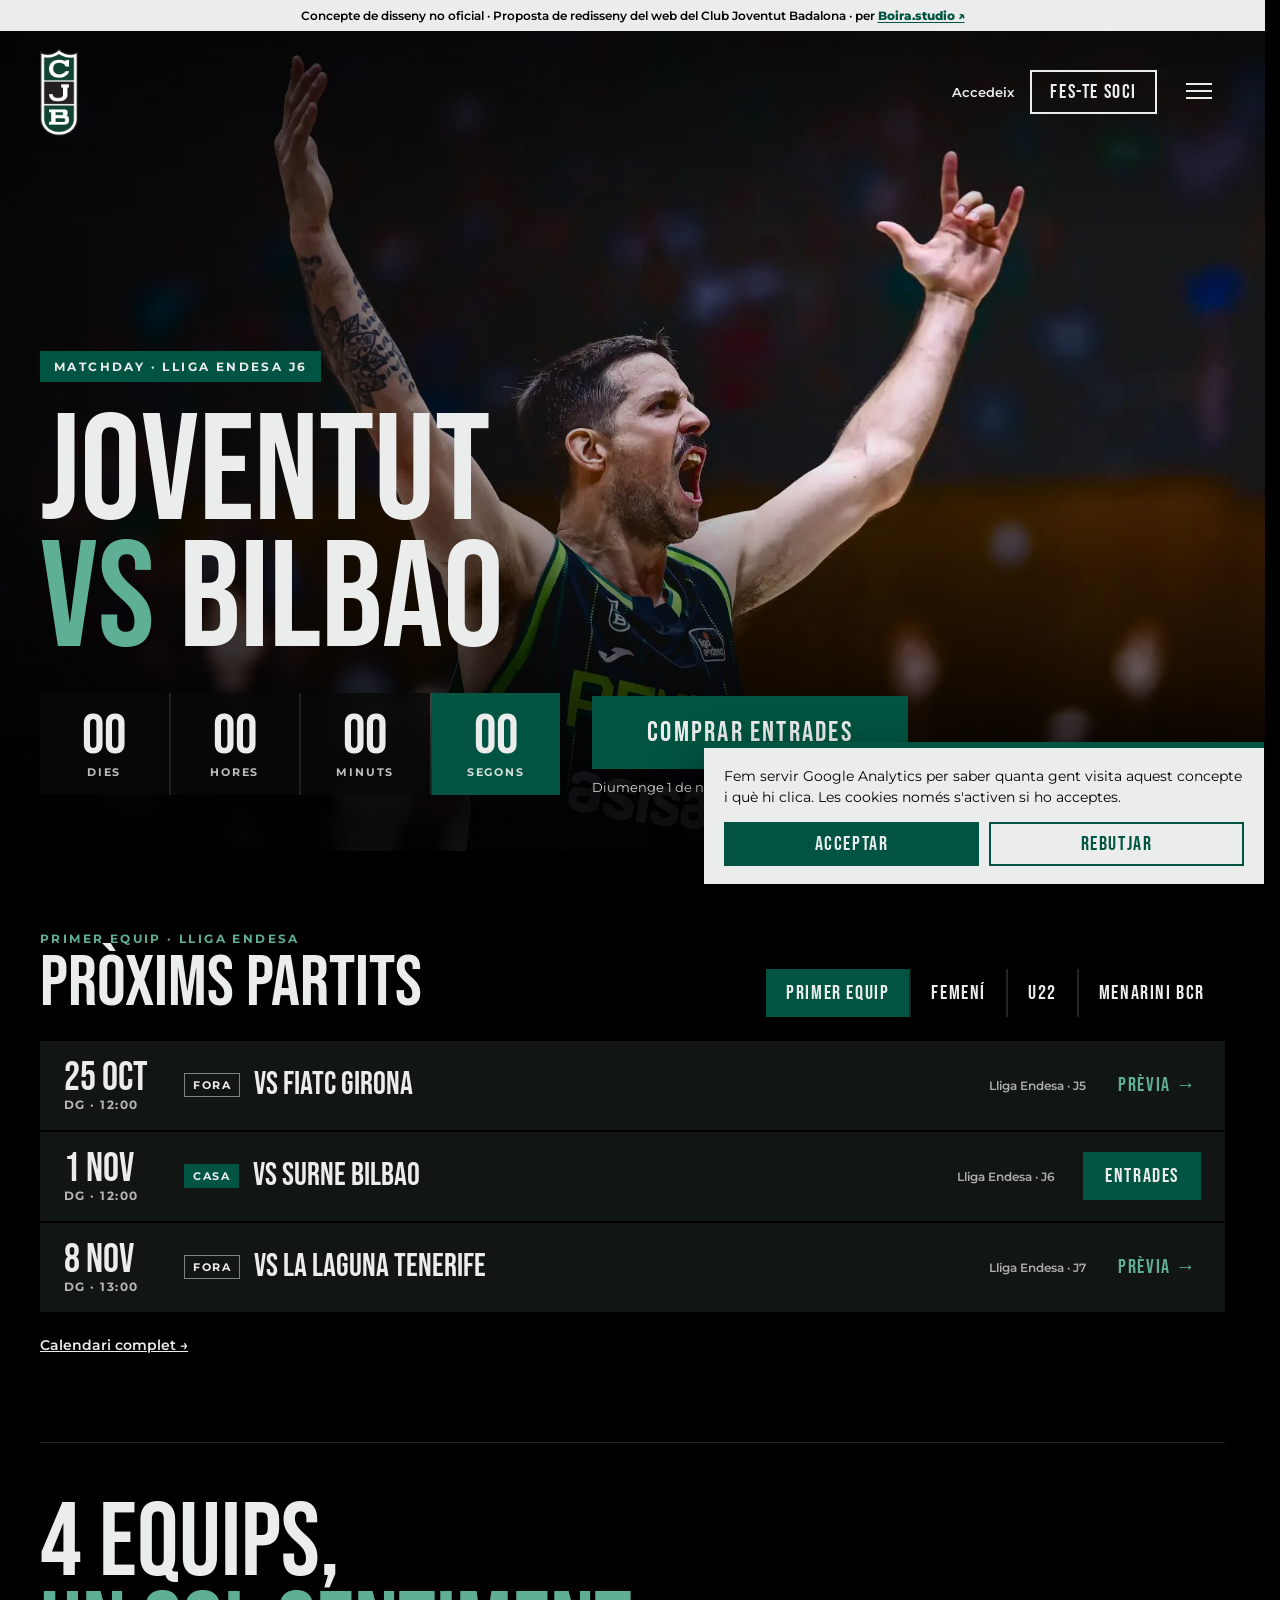
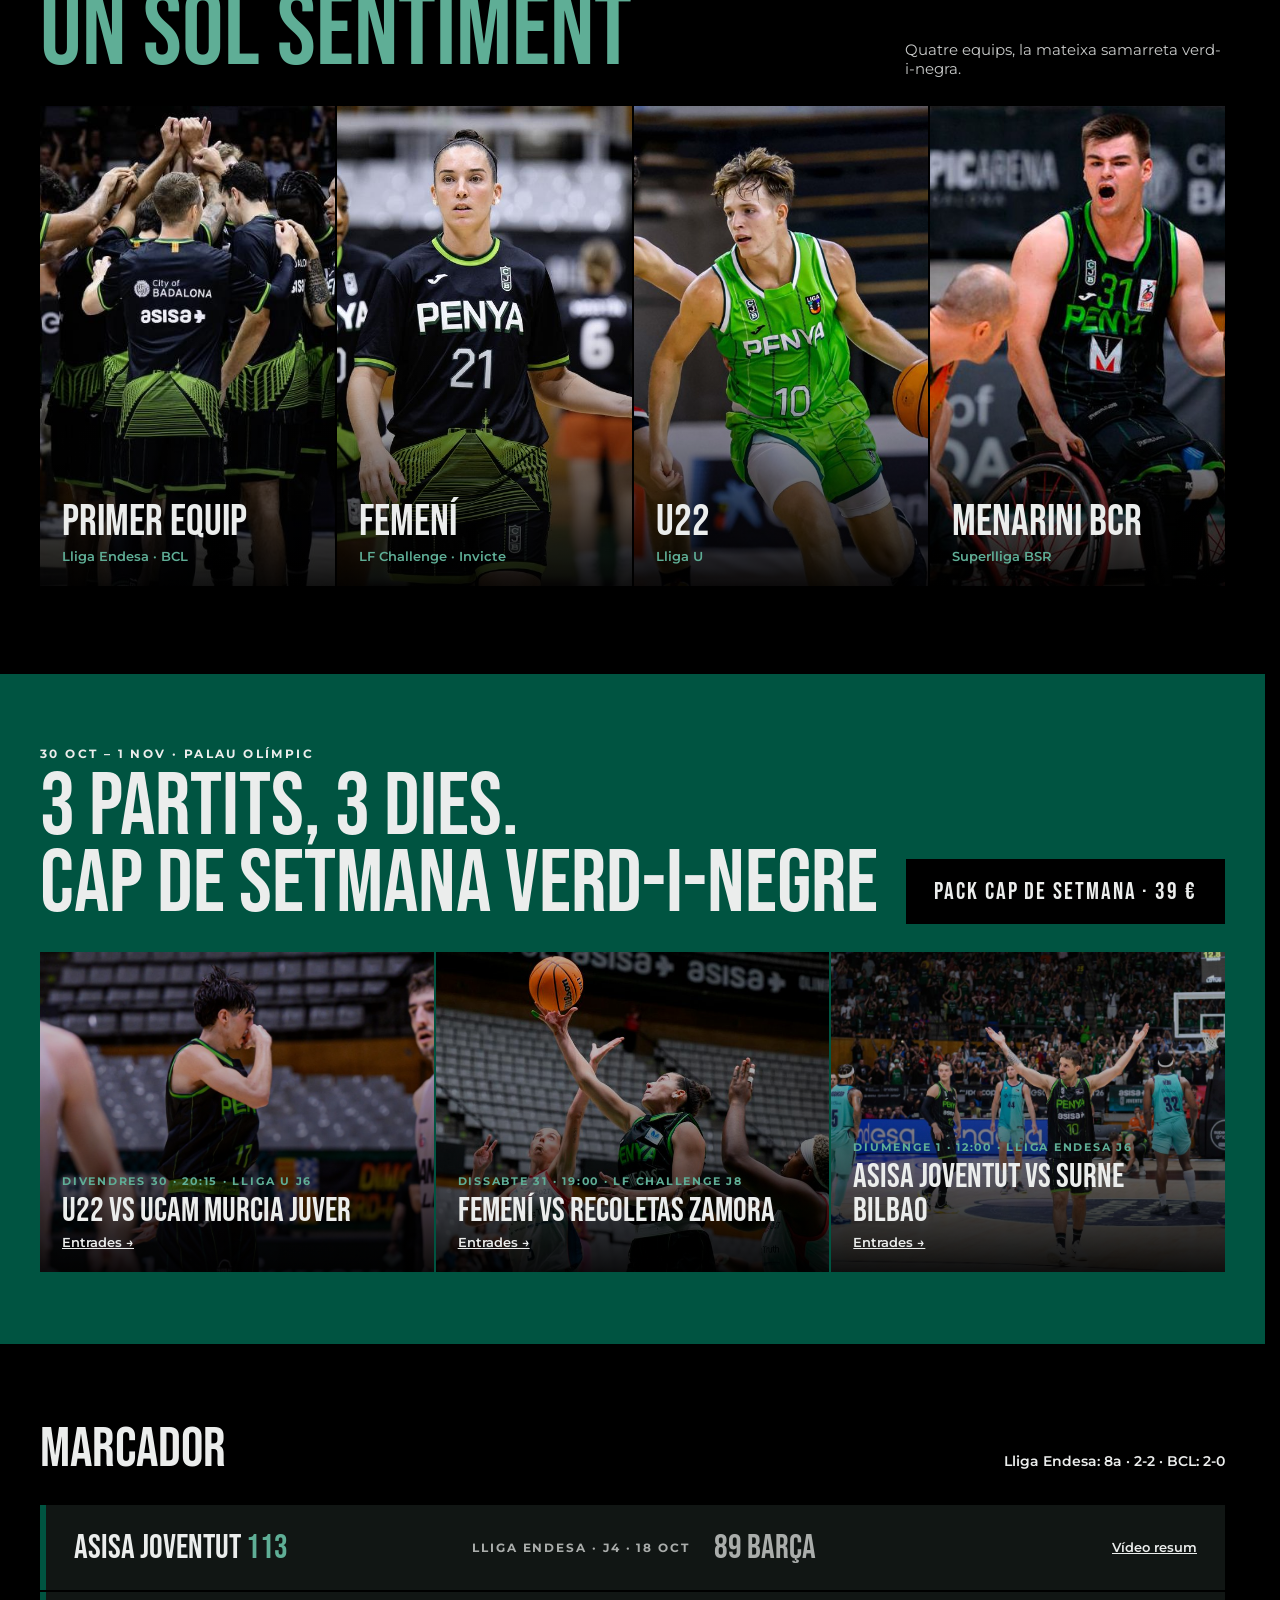
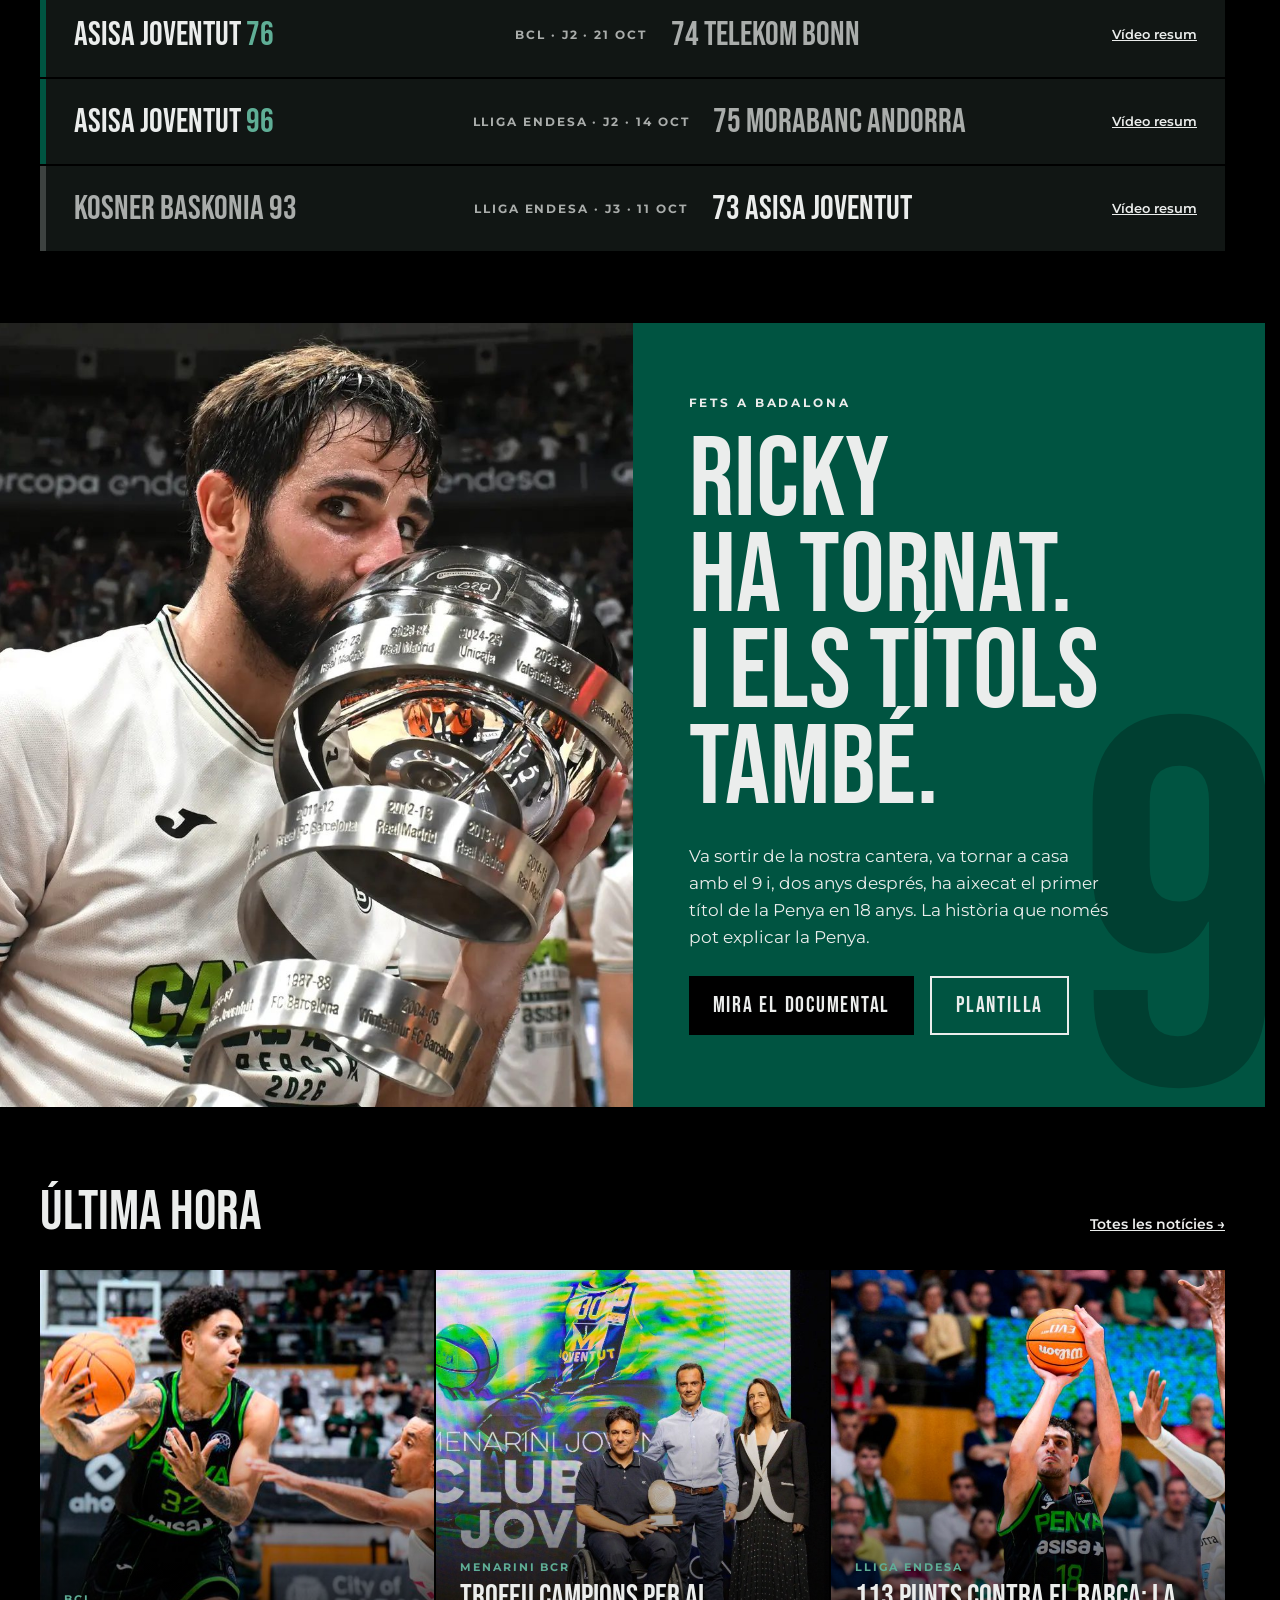
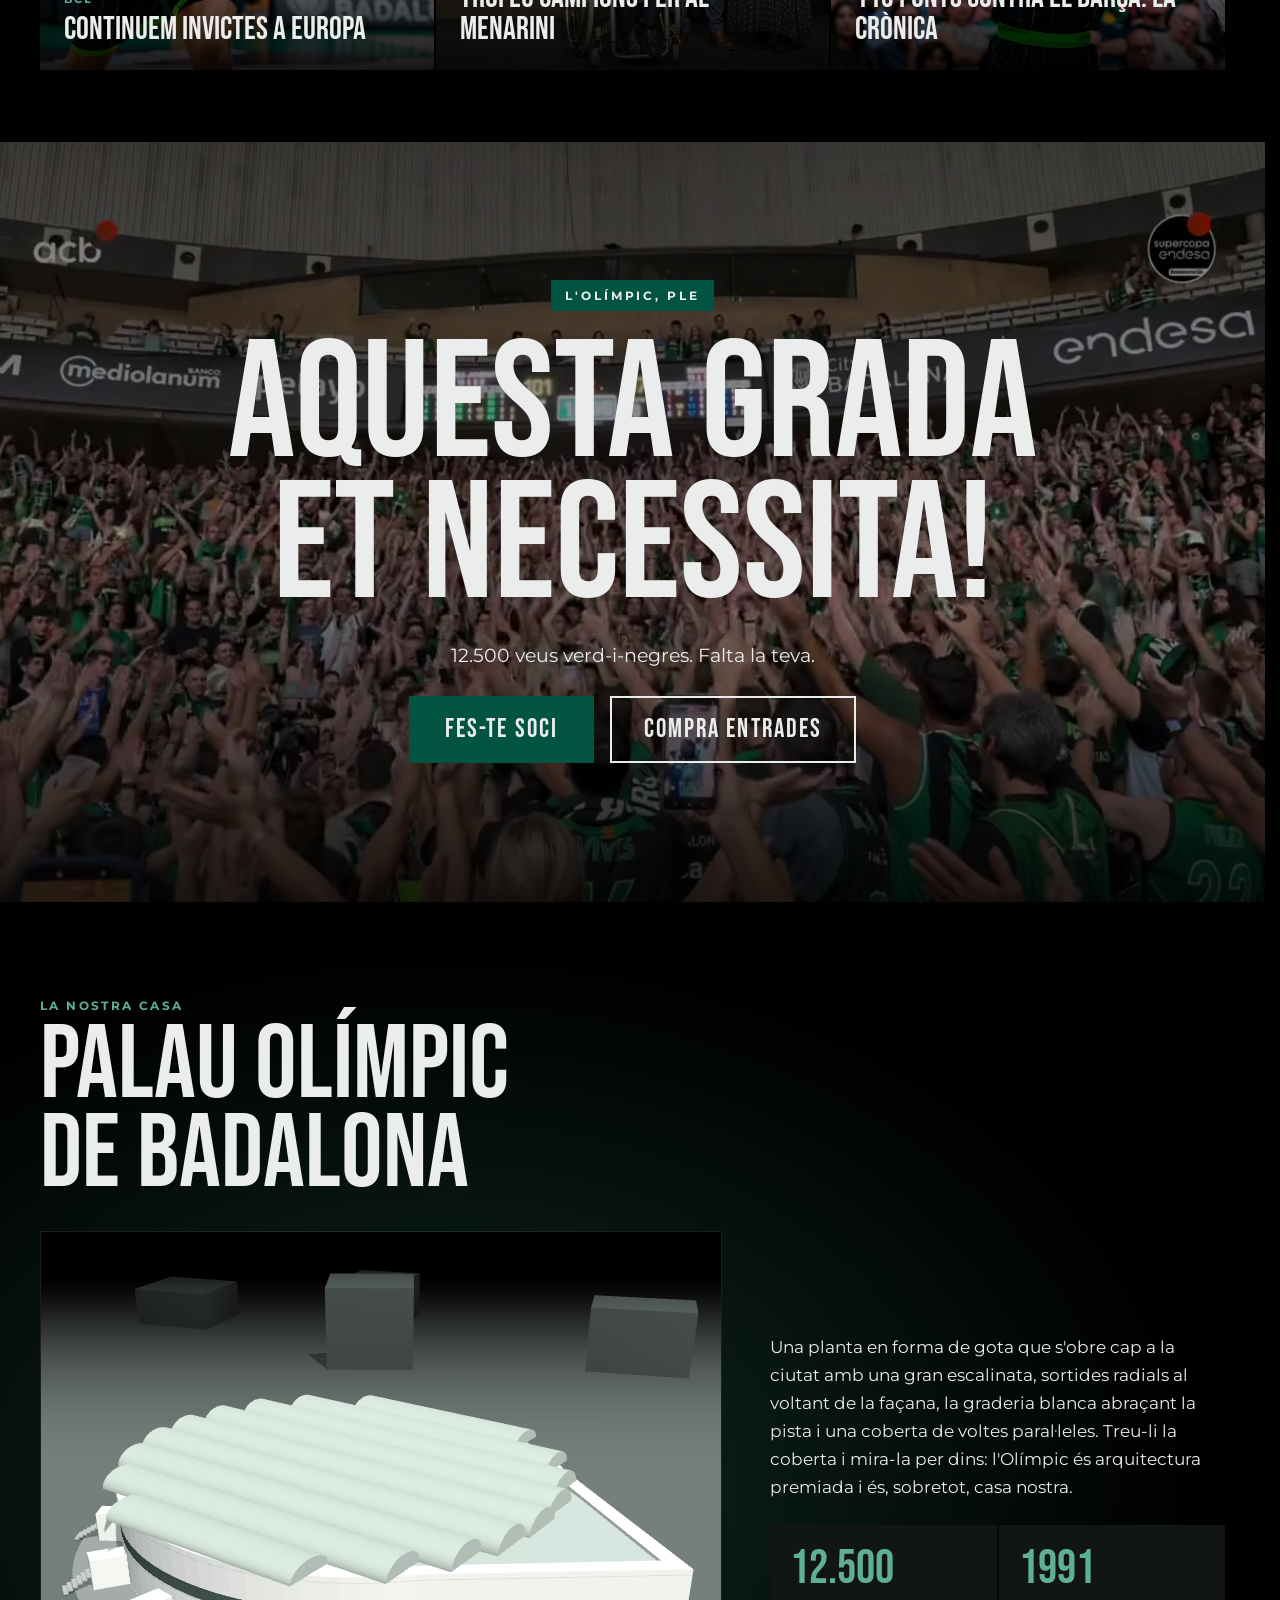
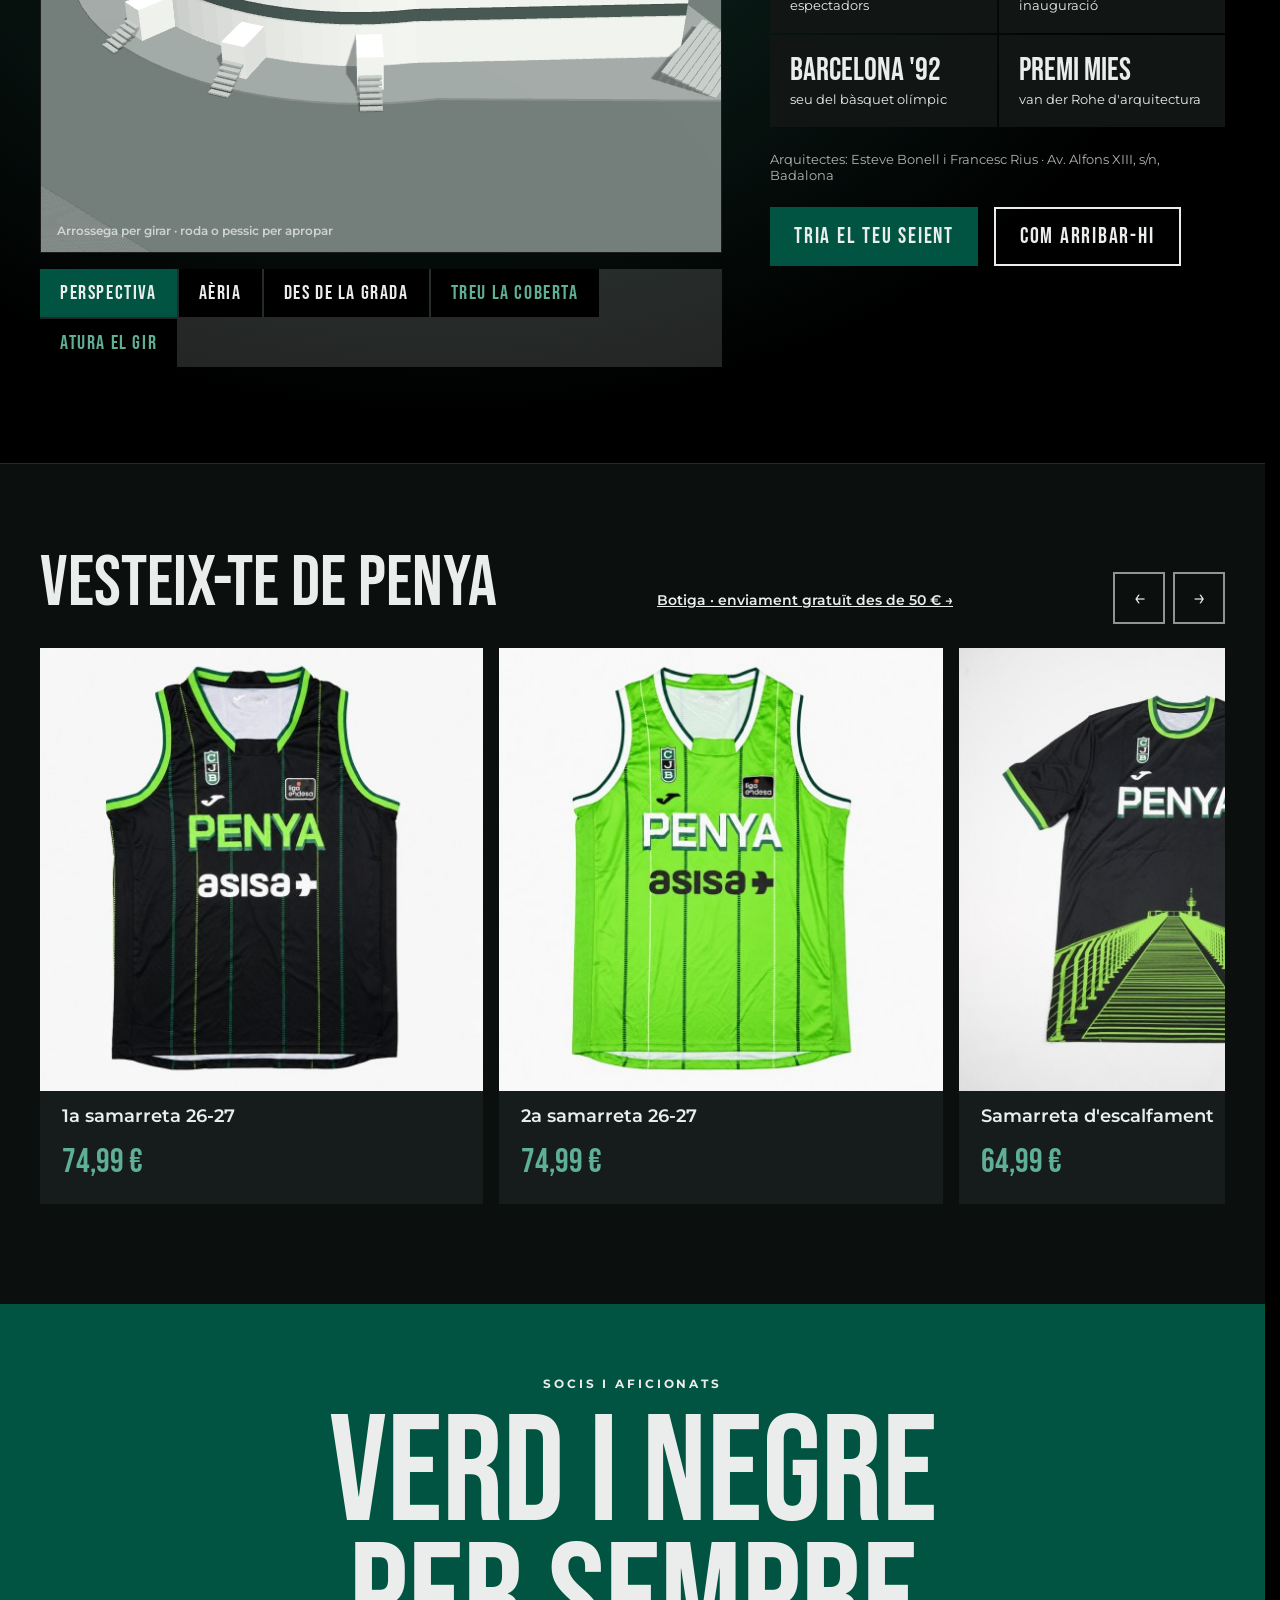
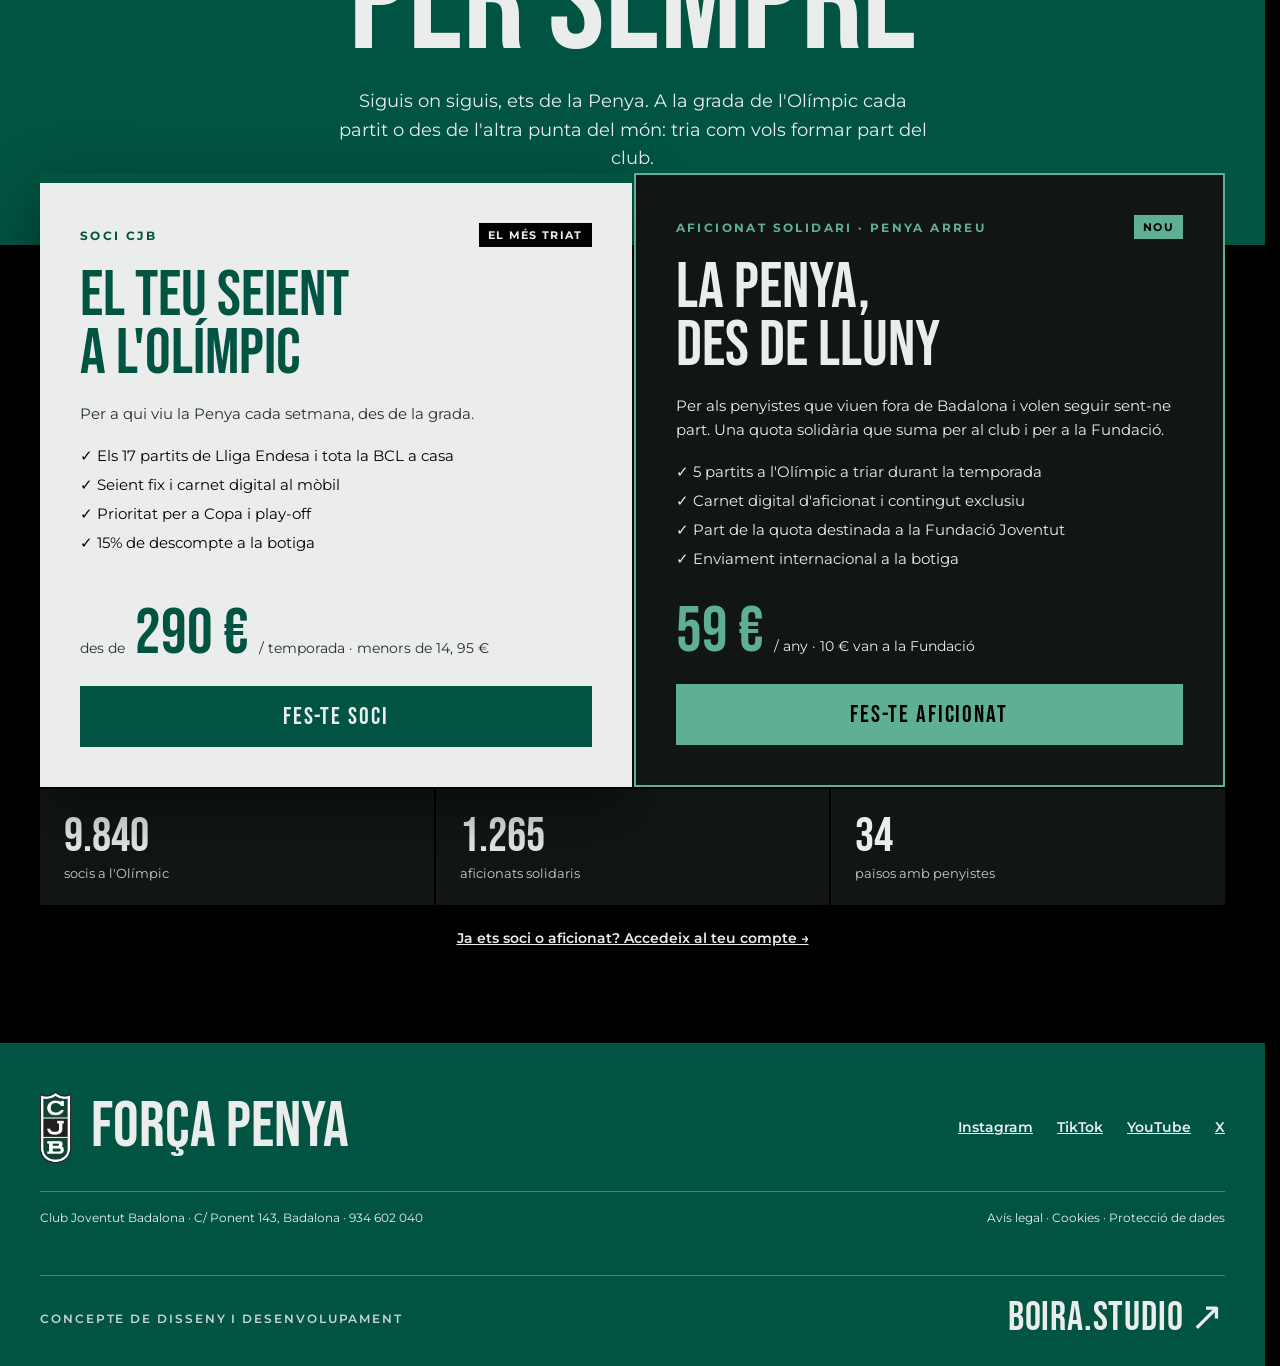
<file: index.html>
<!doctype html>
<html lang="ca">
<head>
<meta charset="utf-8">
<!-- Google tag (gtag.js) amb Consent Mode v2 -->
<script>
  window.dataLayer = window.dataLayer || [];
  function gtag(){dataLayer.push(arguments);}
  gtag('consent', 'default', {ad_storage:'denied', ad_user_data:'denied', ad_personalization:'denied', analytics_storage:'denied'});
  try { if (localStorage.getItem('penya-ck') === 'si') gtag('consent', 'update', {analytics_storage:'granted'}); } catch (e) {}
</script>
<script async src="https://www.googletagmanager.com/gtag/js?id=G-VJYQETF1XX"></script>
<script>
  gtag('js', new Date());

  gtag('config', 'G-VJYQETF1XX');
</script>
<meta name="viewport" content="width=device-width, initial-scale=1">
<meta name="robots" content="noindex">
<title>Així podria ser la Penya · Concepte de web (Boira.studio)</title>
<meta name="description" content="Concepte de disseny no oficial per a un nou web del Club Joventut Badalona: entrades, socis i botiga en un sol lloc, amb la marca i la història al centre.">
<link rel="canonical" href="https://penya.boira.studio/">
<meta property="og:type" content="website">
<meta property="og:site_name" content="Boira.studio">
<meta property="og:locale" content="ca_ES">
<meta property="og:url" content="https://penya.boira.studio/">
<meta property="og:title" content="Així podria ser la Penya · Concepte de web">
<meta property="og:description" content="Entrades, socis i botiga en un sol lloc, amb la marca i la història al centre. Concepte no oficial per Boira.studio.">
<meta property="og:image" content="https://penya.boira.studio/assets/og-penya.jpg">
<meta property="og:image:width" content="1200">
<meta property="og:image:height" content="630">
<meta property="og:image:alt" content="Així podria ser la Penya: concepte de web no oficial del Club Joventut Badalona">
<meta name="twitter:card" content="summary_large_image">
<meta name="twitter:title" content="Així podria ser la Penya · Concepte de web">
<meta name="twitter:description" content="Entrades, socis i botiga en un sol lloc, amb la marca i la història al centre. Concepte no oficial per Boira.studio.">
<meta name="twitter:image" content="https://penya.boira.studio/assets/og-penya.jpg">
<meta name="twitter:image:alt" content="Així podria ser la Penya: concepte de web no oficial del Club Joventut Badalona">
<link rel="icon" href="favicon.ico" sizes="any">
<link rel="icon" type="image/png" sizes="32x32" href="assets/favicon-32.png">
<link rel="icon" type="image/png" sizes="48x48" href="assets/favicon-48.png">
<link rel="apple-touch-icon" href="assets/apple-touch-icon.png">
<link rel="manifest" href="site.webmanifest">
<meta name="theme-color" content="#000000">
<link rel="preload" href="assets/fonts/bebas-neue.woff2" as="font" type="font/woff2" crossorigin>
<link rel="preload" href="assets/fonts/montserrat-var.woff2" as="font" type="font/woff2" crossorigin>
<style>
/* Fonts allotjades al mateix web (OFL, vegeu assets/fonts/): carreguen abans, queden a la memòria cau entre pàgines i no depenen de Google */
@font-face{font-family:'Bebas Neue';src:url(assets/fonts/bebas-neue.woff2) format('woff2');font-weight:400;font-style:normal;font-display:block}
@font-face{font-family:'Montserrat';src:url(assets/fonts/montserrat-var.woff2) format('woff2-variations'),url(assets/fonts/montserrat-var.woff2) format('woff2');font-weight:400 800;font-style:normal;font-display:swap}
</style>
<style>
body{margin:0;background:#000000}
a{color:#EBEDEC}a:hover{color:#ffffff}
.wrap{max-width:1280px;margin:0 auto;padding:0 40px;box-sizing:border-box}
.cd{display:grid;grid-template-columns:repeat(4,minmax(0,1fr));gap:2px}
.score{display:grid;grid-template-columns:minmax(0,1fr) auto minmax(0,1fr) auto;gap:24px;align-items:center}
.cal{display:grid;grid-template-columns:repeat(auto-fill,minmax(230px,1fr));gap:2px}
.wk{display:grid;grid-template-columns:repeat(3,minmax(0,1fr));gap:2px}
.g2{display:grid;grid-template-columns:minmax(0,1fr) minmax(0,1fr);gap:2px}
.g3{display:grid;grid-template-columns:repeat(3,minmax(0,1fr));gap:2px}
.g4{display:grid;grid-template-columns:repeat(4,minmax(0,1fr));gap:2px}
.spot{display:grid;grid-template-columns:minmax(0,1fr) minmax(0,1fr);align-items:stretch}
.arena{display:grid;grid-template-columns:minmax(0,1.5fr) minmax(0,1fr);gap:48px;align-items:center}
.facts{display:grid;grid-template-columns:repeat(2,minmax(0,1fr));gap:2px}
.stage{height:600px;perspective:1600px;display:flex;align-items:center;justify-content:center;overflow:hidden}
.scale3d{transform-style:preserve-3d}
@keyframes spinz{from{transform:rotateZ(0deg)}to{transform:rotateZ(360deg)}}
.spin{position:relative;width:640px;height:520px;transform-style:preserve-3d;animation:spinz 36s linear infinite}
.nospin{position:relative;width:640px;height:520px;transform-style:preserve-3d;transform:rotateZ(-24deg)}
.sm-hide{display:flex}
@media (max-width:900px){
.g2,.g3,.spot,.arena,.wk{grid-template-columns:minmax(0,1fr)}
.g4,.cd{grid-template-columns:repeat(2,minmax(0,1fr))}
.score{grid-template-columns:minmax(0,1fr) auto}
.wrap{padding:0 16px}
.sm-hide{display:none}
.stage{height:380px}
.scale3d{zoom:0.55}
}
</style>
<style>
.seg{background:#000000;color:#EBEDEC;border:0;padding:12px 20px;min-height:44px;font-family:'Bebas Neue',sans-serif;font-size:20px;letter-spacing:0.08em;cursor:pointer}
.seg[aria-pressed="true"]{background:#005441}
.seg:focus-visible,#btn-roof:focus-visible,#btn-spin:focus-visible,a:focus-visible{outline:2px solid #5fae96;outline-offset:2px}
#site-header{position:absolute}
html,body{overflow-x:hidden}
img,video,canvas{max-width:100%}
@media (max-width:1100px){
h1{font-size:112px !important}
h2{font-size:clamp(56px,8vw,96px) !important}
}
@media (max-width:760px){
.bl{display:none}
#site-header>.wrap{height:72px !important}
#site-header img{height:58px !important}
section{padding-top:56px !important;padding-bottom:56px !important}
section:first-of-type{padding-top:106px !important;padding-bottom:0 !important;min-height:0 !important;flex-direction:column !important;align-items:stretch !important;background:#000000}
section:first-of-type>img{position:relative !important;inset:auto !important;height:300px !important;object-position:52% 35% !important;-webkit-mask-image:linear-gradient(180deg,#000 72%,transparent);mask-image:linear-gradient(180deg,#000 72%,transparent)}
section:first-of-type>div:not(.wrap){display:none !important}
section:first-of-type .wrap{position:relative !important;bottom:auto !important;margin-top:-28px}
section:first-of-type .wrap{padding-bottom:20px !important;gap:14px !important}
section:first-of-type .wrap>span{font-size:10px !important;padding:6px 10px !important}
section:first-of-type .wrap>div{gap:12px !important}
section:first-of-type .cd{grid-template-columns:repeat(4,minmax(0,1fr)) !important;max-width:none !important;flex:1 1 100% !important}
section:first-of-type .cd{display:flex !important;flex-wrap:nowrap !important;max-width:none !important;flex:0 0 auto !important;width:auto !important;gap:1px !important;align-self:flex-start}
section:first-of-type .cd>div{display:flex !important;align-items:baseline !important;gap:3px !important;padding:7px 9px !important;white-space:nowrap}
section:first-of-type .cd>div>div:first-child{font-size:22px !important;line-height:1 !important}
section:first-of-type .cd>div>div:last-child{font-size:8px !important;letter-spacing:0.06em !important}
section:first-of-type .wrap>div>div:last-child{width:100%}
section:first-of-type .wrap>div>div:last-child a{padding:14px 20px !important;font-size:22px !important}
section:first-of-type .wrap>div>div:last-child span{font-size:12px !important}
h1{font-size:clamp(52px,16vw,68px) !important}
h2{font-size:clamp(44px,13vw,60px) !important;line-height:0.9 !important}
h3{font-size:44px !important}
p{font-size:16px !important}
.cd>div>div:first-child{font-size:40px !important}
.cd>div{padding:10px 6px !important}
.g4>a{height:260px !important}
.g3>a{height:300px !important}
.wk>div{height:260px !important}
.spot>img{height:420px !important}
.spot>div{padding:40px 16px !important}
.spot span[aria-hidden]{font-size:300px !important}
section.spot{padding:0 !important}
.spot>div{padding:36px 16px 40px !important;gap:18px !important}
.spot>div>div:last-child{gap:10px !important;flex-wrap:nowrap !important}
.spot>div>div:last-child>a{padding:13px 16px !important;font-size:19px !important;white-space:nowrap}
.arena>div:first-child>div:first-child{height:400px !important}
#olimpic .facts span:first-child{font-size:36px !important}
.g2>div{padding:28px 20px !important}
.g2{margin-top:-40px !important}
.g4:has(img[style*="contain"]){display:flex !important;overflow-x:auto;scroll-snap-type:x mandatory;-webkit-overflow-scrolling:touch;gap:10px !important;margin-right:-16px;padding-right:16px;scrollbar-width:none}
.g4:has(img[style*="contain"])::-webkit-scrollbar{display:none}
.g4:has(img[style*="contain"])>a{flex:0 0 78% !important;scroll-snap-align:start}
.g4 .pimg{height:320px !important}
.g4:has(img[style*="contain"])>a>span:first-of-type{font-size:16px !important}
.g4:has(img[style*="contain"])>a>span:last-of-type{font-size:32px !important}
.score span{font-size:26px !important}
footer span[style*="font-size: 64px"]{font-size:40px !important}
}

.burger{display:none;position:relative;width:44px;height:44px;border:0;background:transparent;cursor:pointer;padding:0;flex:0 0 auto}
.burger span{position:absolute;left:10px;right:10px;height:2px;background:#EBEDEC;transition:transform .45s cubic-bezier(.7,0,.2,1),opacity .25s,top .45s cubic-bezier(.7,0,.2,1)}
.burger span:nth-child(1){top:14px}.burger span:nth-child(2){top:21px}.burger span:nth-child(3){top:28px}
body.menu-open .burger span:nth-child(1){top:21px;transform:rotate(45deg)}
body.menu-open .burger span:nth-child(2){opacity:0}
body.menu-open .burger span:nth-child(3){top:21px;transform:rotate(-45deg)}
.menu{position:fixed;inset:0;z-index:55;visibility:hidden;background:#005441 url(assets/grada_poster.jpg) center/cover no-repeat;clip-path:circle(0% at var(--mx,calc(100% - 38px)) var(--my,70px));transition:clip-path .7s cubic-bezier(.7,0,.2,1),visibility 0s linear .7s}
.menu::before{content:"";position:absolute;inset:0;background:linear-gradient(160deg,rgba(0,84,65,.92) 0%,rgba(0,40,31,.82) 45%,rgba(0,0,0,.9) 100%)}
body.menu-open .menu{visibility:visible;clip-path:circle(150% at var(--mx,calc(100% - 38px)) var(--my,70px));transition:clip-path .8s cubic-bezier(.7,0,.2,1),visibility 0s}
.menu-in{position:relative;height:100%;display:flex;flex-direction:column;justify-content:center;gap:28px;padding:120px 24px 32px;box-sizing:border-box;font-family:Montserrat,sans-serif}
.menu ul{list-style:none;margin:0;padding:0;display:flex;flex-direction:column;gap:2px}
.menu ul a{display:inline-block;font-family:'Bebas Neue',sans-serif;font-size:min(52px,6.6vh);line-height:1.02;color:#EBEDEC;text-decoration:none;opacity:0;transform:translateY(40px) skewY(4deg);transition:opacity .5s,transform .6s cubic-bezier(.2,.8,.2,1),color .2s}
.menu ul a:hover{color:#5fae96}
body.menu-open .menu ul a{opacity:1;transform:none}
.menu ul li:nth-child(1) a{transition-delay:.25s}.menu ul li:nth-child(2) a{transition-delay:.3s}.menu ul li:nth-child(3) a{transition-delay:.35s}.menu ul li:nth-child(4) a{transition-delay:.4s}.menu ul li:nth-child(5) a{transition-delay:.45s}.menu ul li:nth-child(6) a{transition-delay:.5s}.menu ul li:nth-child(7) a{transition-delay:.55s}.menu ul li:nth-child(8) a{transition-delay:.6s}
.menu-cta,.menu-foot{display:flex;gap:10px;flex-wrap:wrap;opacity:0;transform:translateY(20px);transition:opacity .5s .6s,transform .6s .6s}
body.menu-open .menu-cta,body.menu-open .menu-foot{opacity:1;transform:none}
.m-btn{flex:1 1 140px;text-align:center;border:2px solid #EBEDEC;color:#EBEDEC;text-decoration:none;padding:14px;font-family:'Bebas Neue',sans-serif;font-size:22px;letter-spacing:.08em}
.m-solid{background:#EBEDEC;color:#005441}
.menu-foot{gap:18px;font-size:13px;font-weight:600}.menu-foot a{color:#EBEDEC}
body.menu-open{overflow:hidden}
html{scrollbar-gutter:stable}
.burger{display:block}
#site-header nav{display:none !important}
#site-header a.sm-hide{display:inline-flex !important}
@media (max-width:420px){#site-header .wrap>div:last-child{gap:10px !important}#site-header a[href="#socis"]{padding:8px 12px !important;font-size:17px !important}}
.menu-side{display:flex;flex-direction:column;gap:22px}
@media (min-width:761px){
.burger{width:52px;height:52px}
#site-header>.wrap{height:116px !important}
#site-header img{height:88px !important}
.burger span{left:13px;right:13px}.burger span:nth-child(1){top:17px}.burger span:nth-child(2){top:24px}.burger span:nth-child(3){top:31px}
body.menu-open .burger span:nth-child(1),body.menu-open .burger span:nth-child(3){top:24px}
.menu-in{max-width:1280px;margin:0 auto;padding:150px 40px 56px;flex-direction:row;align-items:flex-end;justify-content:space-between;gap:48px}
.menu ul a{font-size:clamp(48px,min(6.4vw,10vh),104px);line-height:.96}
.menu-side{width:340px;padding-bottom:12px}
}
.menu::before{z-index:1}
.menu-in{z-index:2}
.menu-media{display:none}
@media (min-width:761px) and (hover:hover){
.menu-media{display:block;position:absolute;inset:0;z-index:0;overflow:hidden}
.menu-media img{position:absolute;inset:0;width:100%;height:100%;object-fit:cover;opacity:0;transform:scale(1.08);filter:grayscale(.2);transition:opacity .7s ease,transform 1.6s cubic-bezier(.2,.8,.2,1)}
.menu-media img.on{opacity:1;transform:scale(1)}
.menu ul:hover a{color:rgba(235,237,236,.32)}
.menu ul a:hover{color:#EBEDEC !important}
.menu ul a{position:relative}
.menu ul a::after{content:"";position:absolute;left:0;bottom:6px;height:4px;width:100%;background:#5fae96;transform:scaleX(0);transform-origin:left;transition:transform .45s cubic-bezier(.2,.8,.2,1)}
.menu ul a:hover::after{transform:scaleX(1)}
}
@media (hover:hover){
a[style*="overflow: hidden"]>img{transition:transform 1.4s cubic-bezier(.2,.8,.2,1),filter .6s}
a[style*="overflow: hidden"]:hover>img{transform:scale(1.06);filter:saturate(1.12) contrast(1.04)}
a[style*="overflow: hidden"]>div[style*="bottom"]{transition:transform .5s cubic-bezier(.2,.8,.2,1)}
a[style*="overflow: hidden"]:hover>div[style*="bottom"]{transform:translateY(-6px)}
a[style*="overflow: hidden"]::after{content:"";position:absolute;left:0;bottom:0;height:4px;width:100%;background:#5fae96;transform:scaleX(0);transform-origin:left;transition:transform .6s cubic-bezier(.2,.8,.2,1)}
a[style*="overflow: hidden"]:hover::after{transform:scaleX(1)}
a:has(.pimg){transition:transform .45s cubic-bezier(.2,.8,.2,1),box-shadow .45s}
a:has(.pimg):hover{transform:translateY(-6px);box-shadow:0 18px 40px rgba(0,0,0,.45)}
.pimg .worn{clip-path:circle(0% at var(--x,50%) var(--y,50%));transition:clip-path .8s cubic-bezier(.2,.8,.2,1)}
.pimg .worn-img{transform:scale(1.12);transition:transform 1.4s cubic-bezier(.2,.8,.2,1)}
a:hover .pimg .worn{clip-path:circle(142% at var(--x,50%) var(--y,50%))}
a:hover .pimg .worn-img{transform:scale(1)}
.pimg .prod{transition:transform .9s cubic-bezier(.2,.8,.2,1)}
a:hover .pimg .prod{transform:scale(.92)}
.spot>img{transition:filter .8s}
.spot:hover>img{filter:contrast(1.06) saturate(1.1)}
}
@media (prefers-reduced-motion:reduce){.menu,.menu ul a,.menu-cta,.menu-foot,.burger span{transition:none !important}}

a[style*="padding"][style*="background"],a[style*="border: 2px solid"],.m-btn,.seg,#btn-roof,#btn-spin{transition:background-color .25s ease,color .25s ease,border-color .25s ease}
a[style*="background: #005441"][style*="padding"]:hover,a[style*="background:#005441"][style*="padding"]:hover,
a[style*="background: #000000"][style*="padding"]:hover,
a[style*="background: #5fae96"]:hover,
a[style*="border: 2px solid #EBEDEC"]:hover,
.m-btn:hover,#btn-roof:hover,#btn-spin:hover{background:#EBEDEC !important;color:#005441 !important;border-color:#EBEDEC !important}
div[style*="background: #EBEDEC"] a[style*="background: #005441"]:hover,.m-solid:hover{background:#000000 !important;color:#EBEDEC !important;border-color:#000000 !important}
.seg[aria-pressed="false"]:hover{background:#1f2a27}
.shop-nav{display:none;gap:8px}
.shop-arrow{width:52px;height:52px;border:2px solid rgba(235,237,236,.6);background:transparent;color:#EBEDEC;font-size:22px;cursor:pointer;transition:background .25s,border-color .25s}
.shop-arrow:hover{background:#005441;border-color:#005441}
@media (min-width:761px){
.shop-nav{display:flex}
.g4:has(img[style*="contain"]){display:flex !important;overflow-x:auto;scroll-snap-type:x mandatory;scroll-behavior:smooth;gap:16px !important;scrollbar-width:none;padding-bottom:12px}
.g4:has(img[style*="contain"])::-webkit-scrollbar{display:none}
.g4:has(img[style*="contain"])>a{flex:0 0 calc((100% - 32px) / 2.6) !important;scroll-snap-align:start;padding:0 0 22px !important;gap:14px !important}
.g4 .pimg{height:auto !important;aspect-ratio:1/1;width:100%}
.g4:has(img[style*="contain"])>a>span{padding:0 22px}
.g4:has(img[style*="contain"])>a>span:first-of-type{font-size:18px !important}
.g4:has(img[style*="contain"])>a>span:last-of-type{font-size:34px !important}
}

.pimg{position:relative;overflow:hidden;background:#ffffff;width:100%;height:240px;flex:0 0 auto}
.pimg>img.prod{position:absolute;inset:0;width:100% !important;height:100% !important;object-fit:contain}
.pimg .worn{position:absolute;inset:0;overflow:hidden}
.pimg .worn-img{position:absolute;inset:0;width:100%;height:100%;object-fit:cover}
.pimg .worn-tag{position:absolute;left:12px;bottom:12px;background:#005441;color:#EBEDEC;font-family:Montserrat,sans-serif;font-size:11px;font-weight:700;letter-spacing:.14em;text-transform:uppercase;padding:6px 10px}
</style>
<style>
@media (max-width:760px){
#marcador{display:none !important}
#calendari{padding-top:40px !important;padding-bottom:40px !important}
#calendari .wrap{gap:14px !important}
#calendari h2{font-size:44px !important}
#calendari [role="group"]{flex-wrap:nowrap !important;overflow-x:auto;scrollbar-width:none;background:transparent !important;gap:6px !important;margin:0 -16px;padding:0 16px;width:calc(100% + 32px);box-sizing:border-box}
#calendari [role="group"]::-webkit-scrollbar{display:none}
#calendari .seg{flex:0 0 auto;min-height:34px;padding:7px 12px;font-size:15px;border:1px solid rgba(235,237,236,.35)}
#calendari .seg[aria-pressed="true"]{border-color:#005441}
#match-list>div{display:grid !important;grid-template-columns:auto minmax(0,1fr) auto;gap:4px 12px !important;padding:12px 14px !important;align-items:center !important}
#match-list>div>div:first-child{min-width:0 !important;grid-column:1;grid-row:1 / span 2}
#match-list>div>div:first-child>span:first-child{font-size:26px !important}
#match-list>div>div:first-child>span:last-child{font-size:10px !important}
#match-list>div>div:nth-child(2){flex:none !important;gap:8px !important;grid-column:2;grid-row:1;min-width:0}
#match-list>div>div:nth-child(2){flex-wrap:wrap !important}
#match-list>div>div:nth-child(2)>span:last-child{font-size:19px !important;line-height:1 !important}
#match-list>div>div:nth-child(2)>span:first-child{font-size:9px !important;padding:3px 6px !important}
#match-list>div>a{grid-column:3;grid-row:1 / span 2;padding:9px 12px !important;font-size:16px !important}
#match-list>div>span.sm-hide{display:block !important;grid-column:2;grid-row:2;font-size:11px !important;margin-top:-2px}
#calendari .wrap>a:last-child{font-size:13px !important}
section:has(>.wrap>div>h2>span){padding-top:8px !important}
}
</style>
<style>
#ck{position:fixed;left:16px;right:16px;bottom:16px;z-index:70;max-width:520px;margin-left:auto;background:#EBEDEC;color:#000;font-family:Montserrat,sans-serif;padding:18px 20px;box-shadow:0 18px 50px rgba(0,0,0,.45);border-top:6px solid #005441;display:none}
#ck.on{display:block;animation:ckin .5s cubic-bezier(.2,.8,.2,1)}
@keyframes ckin{from{transform:translateY(20px);opacity:0}to{transform:none;opacity:1}}
#ck p{margin:0 0 14px;font-size:14px;line-height:1.5}
#ck .ck-b{display:flex;gap:10px;flex-wrap:wrap}
#ck button{flex:1 1 140px;min-height:44px;border:2px solid #005441;font-family:'Bebas Neue',sans-serif;font-size:20px;letter-spacing:.08em;cursor:pointer;transition:background-color .25s,color .25s}
#ck .ck-ok{background:#005441;color:#EBEDEC}#ck .ck-ok:hover{background:#000;border-color:#000}
#ck .ck-no{background:transparent;color:#005441}#ck .ck-no:hover{background:#005441;color:#EBEDEC}

@media (min-width:1100px){
section:first-of-type{min-height:max(820px,min(calc(100vh - 34px),56.25vw)) !important}
}
@media (min-width:1500px){
section:first-of-type>img{left:auto !important;right:0 !important;width:66% !important;object-position:52% 18% !important;-webkit-mask-image:linear-gradient(90deg,transparent 0,#000 30%);mask-image:linear-gradient(90deg,transparent 0,#000 30%)}
section:first-of-type{background:#000}
section:first-of-type h1{font-size:clamp(152px,8.4vw,230px) !important}
section:first-of-type>.wrap{max-width:min(1680px,88vw) !important}
}
@view-transition{navigation:auto}
#site-header{view-transition-name:site-header}
.logo-home{display:block;line-height:0;transition:opacity .2s}.logo-home:hover{opacity:.85}
button,input,select,textarea{font-family:inherit}
a.boira{color:#005441;font-weight:800;text-decoration:underline;text-underline-offset:2px;white-space:nowrap}
a.boira:hover{color:#000}
.boira-credit{display:flex;justify-content:space-between;align-items:center;gap:16px;flex-wrap:wrap;margin-top:22px;padding-top:22px;border-top:1px solid rgba(235,237,236,.3)}
.boira-credit>span{font-size:12px;font-weight:600;letter-spacing:.16em;text-transform:uppercase;opacity:.85}
.boira-credit a{font-family:'Bebas Neue',sans-serif;font-size:40px;line-height:1;letter-spacing:.02em;color:#EBEDEC;text-decoration:none;transition:color .25s}
.boira-credit a:hover{color:#000}
</style>
</head>
<body>
<div style="background: #EBEDEC; color: #000000; font-family: Montserrat, sans-serif; font-size: 12px; font-weight: 600; text-align: center; padding: 8px 16px; position: relative; z-index: 20">Concepte de disseny no oficial<span class="bl"> · Proposta de redisseny del web del Club Joventut Badalona</span> · per <a class="boira" href="https://boira.studio/?utm_source=penya-concepte&amp;utm_medium=referral&amp;utm_campaign=concepte-penya&amp;utm_content=banner" target="_blank" rel="noopener">Boira.studio ↗</a></div>
<div style="font-family: Montserrat, sans-serif; color: #EBEDEC; background: #000000">

<header id="site-header" style="position: absolute; left: 0; right: 0; top: 34px; z-index: 5">
<div class="wrap" style="display: flex; justify-content: space-between; align-items: center; height: 96px; gap: 24px">
<div style="display: flex; align-items: center; gap: 36px">
<a href="index.html" class="logo-home" aria-label="Inici · Club Joventut Badalona"><img src="assets/escut.png" alt="" style="height: 64px; width: auto; display: block"></a>
<nav class="sm-hide" aria-label="Principal" style="gap: 28px; font-family: 'Bebas Neue', sans-serif; font-size: 20px; letter-spacing: 0.08em">
<a href="#calendari" style="text-decoration: none">Partits</a>
<a href="#" style="text-decoration: none">Equips</a>
<a href="#" style="text-decoration: none">Cantera</a>
<a href="#olimpic" style="text-decoration: none">L'Olímpic</a>
<a href="#" style="text-decoration: none">Botiga</a>
</nav>
</div>
<div style="display: flex; align-items: center; gap: 16px">
<a href="entrades.html#les-meves" class="sm-hide" style="font-size: 13px; font-weight: 600; text-decoration: none">Accedeix</a>
<a href="#socis" style="border: 2px solid #EBEDEC; text-decoration: none; padding: 10px 18px; font-family: 'Bebas Neue', sans-serif; font-size: 20px; letter-spacing: 0.08em; line-height: 1">Fes-te soci</a>
<button type="button" class="burger" id="burger" aria-label="Obre el menú" aria-expanded="false" aria-controls="menu"><span></span><span></span><span></span></button>
</div>
</div>
</header>
<div id="menu" class="menu" aria-hidden="true">
<div class="menu-media" aria-hidden="true"><img src="assets/esmaixada.jpg" alt="" data-i="0" loading="lazy"><img src="assets/menu_equips.jpg" alt="" data-i="1" loading="lazy"><img src="assets/menu_cantera.jpg" alt="" data-i="2" loading="lazy"><img src="assets/menu_historia.jpg" alt="" data-i="3" loading="lazy"><img src="assets/menu_olimpic.jpg" alt="" data-i="4" loading="lazy"><img src="assets/menu_botiga.jpg" alt="" data-i="5" loading="lazy"><img src="assets/menu_socis.jpg" alt="" data-i="6" loading="lazy"><img src="assets/grup.jpg" alt="" data-i="7" loading="lazy"></div>
<nav aria-label="Menú principal" class="menu-in">
<ul><li><a href="#calendari" data-i="0">Pròxims partits</a></li><li><a href="#" data-i="1">Equips</a></li><li><a href="#" data-i="2">Cantera</a></li><li><a href="#" data-i="3">Història</a></li><li><a href="#olimpic" data-i="4">L'Olímpic</a></li><li><a href="#" data-i="5">Botiga</a></li><li><a href="#socis" data-i="6">Socis</a></li><li><a href="#" data-i="7">Notícies</a></li></ul>
<div class="menu-side"><div class="menu-cta"><a href="entrades.html" class="m-btn m-solid">Entrades</a><a href="#" class="m-btn">Botiga</a></div>
<div class="menu-foot"><a href="#">Instagram</a><a href="#">TikTok</a><a href="#">YouTube</a><a href="#">X</a></div></div>
</nav>
</div>

<section style="position: relative; min-height: 820px; display: flex; align-items: flex-end">
<img src="assets/hero.jpg" alt="Laprovíttola celebrant amb els braços enlaire a l'Olímpic" style="position: absolute; inset: 0; width: 100%; height: 100%; object-fit: cover; object-position: 62% 22%">
<div style="position: absolute; inset: 0; background: linear-gradient(90deg, rgba(0,0,0,0.75) 0%, rgba(0,0,0,0.25) 45%, rgba(0,0,0,0) 70%)"></div>
<div style="position: absolute; inset: 0; background: linear-gradient(180deg, rgba(0,0,0,0.55) 0%, rgba(0,0,0,0) 25%, rgba(0,0,0,0) 55%, rgba(0,0,0,0.9) 92%)"></div>
<div class="wrap" style="position: relative; width: 100%; padding-bottom: 56px; display: flex; flex-direction: column; gap: 28px">
<span style="display: inline-flex; align-self: flex-start; background: #005441; padding: 8px 14px; font-size: 12px; font-weight: 700; letter-spacing: 0.2em; text-transform: uppercase">Matchday · Lliga Endesa J6</span>
<h1 style="margin: 0; font-family: 'Bebas Neue', sans-serif; font-weight: 400; font-size: 152px; line-height: 0.84">Joventut<br><span style="color: #5fae96">vs</span> Bilbao</h1>
<div style="display: flex; gap: 32px; align-items: flex-end; flex-wrap: wrap">
<div class="cd" style="background: rgba(235,237,236,0.12); max-width: 520px; flex: 1 1 360px">
<div style="background: rgba(0,0,0,0.78); padding: 16px 12px; text-align: center"><div style="font-family: 'Bebas Neue', sans-serif; font-size: 56px; line-height: 1"><span id="cd-d">00</span></div><div style="font-size: 11px; font-weight: 700; letter-spacing: 0.16em; text-transform: uppercase; opacity: 0.8">Dies</div></div>
<div style="background: rgba(0,0,0,0.78); padding: 16px 12px; text-align: center"><div style="font-family: 'Bebas Neue', sans-serif; font-size: 56px; line-height: 1"><span id="cd-h">00</span></div><div style="font-size: 11px; font-weight: 700; letter-spacing: 0.16em; text-transform: uppercase; opacity: 0.8">Hores</div></div>
<div style="background: rgba(0,0,0,0.78); padding: 16px 12px; text-align: center"><div style="font-family: 'Bebas Neue', sans-serif; font-size: 56px; line-height: 1"><span id="cd-m">00</span></div><div style="font-size: 11px; font-weight: 700; letter-spacing: 0.16em; text-transform: uppercase; opacity: 0.8">Minuts</div></div>
<div style="background: #005441; padding: 16px 12px; text-align: center"><div style="font-family: 'Bebas Neue', sans-serif; font-size: 56px; line-height: 1"><span id="cd-s">00</span></div><div style="font-size: 11px; font-weight: 700; letter-spacing: 0.16em; text-transform: uppercase; opacity: 0.9">Segons</div></div>
</div>
<div style="display: flex; flex-direction: column; gap: 10px">
<a href="entrades.html#partit-masc-bilbao" style="background: #005441; text-decoration: none; padding: 20px 40px; font-family: 'Bebas Neue', sans-serif; font-size: 28px; letter-spacing: 0.08em; text-align: center">Comprar entrades</a>
<span style="font-size: 13px; opacity: 0.9">Diumenge 1 de novembre · 12:00 · Palau Olímpic</span>
</div>
</div>
</div>
</section>

<section id="calendari" style="padding: 80px 0 56px; background: #000000">
<div class="wrap" style="display: flex; flex-direction: column; gap: 24px">
<div style="display: flex; justify-content: space-between; align-items: flex-end; gap: 16px; flex-wrap: wrap">
<div style="display: flex; flex-direction: column; gap: 6px">
<span style="font-size: 12px; font-weight: 700; letter-spacing: 0.2em; text-transform: uppercase; color: #5fae96"><span id="team-name">Primer equip · Lliga Endesa</span></span>
<h2 style="margin: 0; font-family: 'Bebas Neue', sans-serif; font-weight: 400; font-size: 72px; line-height: 0.9">Pròxims partits</h2>
</div>
<div role="group" aria-label="Tria l'equip" style="display: flex; gap: 2px; flex-wrap: wrap; background: rgba(235,237,236,0.15)">
<button type="button" class="seg" data-team="masc" aria-pressed="true">Primer equip</button><button type="button" class="seg" data-team="fem" aria-pressed="false">Femení</button><button type="button" class="seg" data-team="u22" aria-pressed="false">U22</button><button type="button" class="seg" data-team="bcr" aria-pressed="false">Menarini BCR</button>
</div>
</div>
<div style="display: flex; flex-direction: column; gap: 2px">
<div id="match-list" style="display: flex; flex-direction: column; gap: 2px"></div>
</div>
<a href="#" style="align-self: flex-start; font-size: 14px; font-weight: 600">Calendari complet →</a>
</div>
</section>

<section style="padding: 32px 0 88px; background: #000000">
<div class="wrap" style="display: flex; flex-direction: column; gap: 28px">
<div style="display: flex; justify-content: space-between; align-items: flex-end; gap: 16px; flex-wrap: wrap; border-top: 1px solid rgba(235,237,236,0.15); padding-top: 56px">
<h2 style="margin: 0; font-family: 'Bebas Neue', sans-serif; font-weight: 400; font-size: 104px; line-height: 0.86">4 equips,<br><span style="color: #5fae96">un sol sentiment</span></h2>
<span style="font-size: 15px; opacity: 0.85; max-width: 320px">Quatre equips, la mateixa samarreta verd-i-negra.</span>
</div>
<div class="g4">
<a href="#" style="position: relative; display: block; height: 480px; overflow: hidden; text-decoration: none">
<img src="assets/eq_primer.jpg" alt="Equip masculí" style="position: absolute; inset: 0; width: 100%; height: 100%; object-fit: cover; object-position: center 30%">
<div style="position: absolute; inset: 0; background: linear-gradient(0deg, rgba(0,0,0,0.92) 0%, rgba(0,0,0,0) 55%)"></div>
<div style="position: absolute; left: 22px; right: 22px; bottom: 22px; display: flex; flex-direction: column; gap: 4px">
<span style="font-family: 'Bebas Neue', sans-serif; font-size: 44px; line-height: 1">Primer equip</span>
<span style="font-size: 13px; color: #5fae96; font-weight: 600">Lliga Endesa · BCL</span>
</div>
</a>
<a href="#" style="position: relative; display: block; height: 480px; overflow: hidden; text-decoration: none">
<img src="assets/eq_femeni.jpg" alt="Equip femení" style="position: absolute; inset: 0; width: 100%; height: 100%; object-fit: cover; object-position: 60% 25%">
<div style="position: absolute; inset: 0; background: linear-gradient(0deg, rgba(0,0,0,0.92) 0%, rgba(0,0,0,0) 55%)"></div>
<div style="position: absolute; left: 22px; right: 22px; bottom: 22px; display: flex; flex-direction: column; gap: 4px">
<span style="font-family: 'Bebas Neue', sans-serif; font-size: 44px; line-height: 1">Femení</span>
<span style="font-size: 13px; color: #5fae96; font-weight: 600">LF Challenge · Invicte</span>
</div>
</a>
<a href="#" style="position: relative; display: block; height: 480px; overflow: hidden; text-decoration: none">
<img src="assets/eq_u22.jpg" alt="Equip U22" style="position: absolute; inset: 0; width: 100%; height: 100%; object-fit: cover; object-position: 62% 30%">
<div style="position: absolute; inset: 0; background: linear-gradient(0deg, rgba(0,0,0,0.92) 0%, rgba(0,0,0,0) 55%)"></div>
<div style="position: absolute; left: 22px; right: 22px; bottom: 22px; display: flex; flex-direction: column; gap: 4px">
<span style="font-family: 'Bebas Neue', sans-serif; font-size: 44px; line-height: 1">U22</span>
<span style="font-size: 13px; color: #5fae96; font-weight: 600">Lliga U</span>
</div>
</a>
<a href="#" style="position: relative; display: block; height: 480px; overflow: hidden; text-decoration: none">
<img src="assets/bcr.jpg" alt="Menarini BCR" style="position: absolute; inset: 0; width: 100%; height: 100%; object-fit: cover">
<div style="position: absolute; inset: 0; background: linear-gradient(0deg, rgba(0,0,0,0.92) 0%, rgba(0,0,0,0) 55%)"></div>
<div style="position: absolute; left: 22px; right: 22px; bottom: 22px; display: flex; flex-direction: column; gap: 4px">
<span style="font-family: 'Bebas Neue', sans-serif; font-size: 44px; line-height: 1">Menarini BCR</span>
<span style="font-size: 13px; color: #5fae96; font-weight: 600">Superlliga BSR</span>
</div>
</a>
</div>
</div>
</section>

<section style="background: #005441; padding: 72px 0">
<div class="wrap" style="display: flex; flex-direction: column; gap: 28px">
<div style="display: flex; justify-content: space-between; align-items: flex-end; gap: 24px; flex-wrap: wrap">
<div style="display: flex; flex-direction: column; gap: 8px">
<span style="font-size: 12px; font-weight: 700; letter-spacing: 0.2em; text-transform: uppercase">30 oct – 1 nov · Palau Olímpic</span>
<h2 style="margin: 0; font-family: 'Bebas Neue', sans-serif; font-weight: 400; font-size: 88px; line-height: 0.88">3 partits, 3 dies.<br>Cap de setmana verd-i-negre</h2>
</div>
<a href="entrades.html#pack" style="background: #000000; text-decoration: none; padding: 18px 28px; font-family: 'Bebas Neue', sans-serif; font-size: 24px; letter-spacing: 0.08em">Pack cap de setmana · 39 €</a>
</div>
<div class="wk">
<div style="position: relative; height: 320px; overflow: hidden; background: #000000">
<img src="assets/u22.jpg" alt="La Penya U22" style="position: absolute; inset: 0; width: 100%; height: 100%; object-fit: cover; opacity: 0.75">
<div style="position: absolute; inset: 0; background: linear-gradient(0deg, rgba(0,0,0,0.92) 0%, rgba(0,0,0,0) 65%)"></div>
<div style="position: absolute; left: 22px; right: 22px; bottom: 22px; display: flex; flex-direction: column; gap: 6px">
<span style="font-size: 11px; font-weight: 700; letter-spacing: 0.16em; text-transform: uppercase; color: #5fae96">Divendres 30 · 20:15 · Lliga U J6</span>
<span style="font-family: 'Bebas Neue', sans-serif; font-size: 34px; line-height: 1">U22 vs UCAM Murcia Juver</span>
<a href="entrades.html#partit-u22-ucam" style="font-size: 13px; font-weight: 600">Entrades →</a>
</div>
</div>
<div style="position: relative; height: 320px; overflow: hidden; background: #000000">
<img src="assets/femeni.jpg" alt="El Joventut femení" style="position: absolute; inset: 0; width: 100%; height: 100%; object-fit: cover; opacity: 0.75">
<div style="position: absolute; inset: 0; background: linear-gradient(0deg, rgba(0,0,0,0.92) 0%, rgba(0,0,0,0) 65%)"></div>
<div style="position: absolute; left: 22px; right: 22px; bottom: 22px; display: flex; flex-direction: column; gap: 6px">
<span style="font-size: 11px; font-weight: 700; letter-spacing: 0.16em; text-transform: uppercase; color: #5fae96">Dissabte 31 · 19:00 · LF Challenge J8</span>
<span style="font-family: 'Bebas Neue', sans-serif; font-size: 34px; line-height: 1">Femení vs Recoletas Zamora</span>
<a href="entrades.html#partit-fem-zamora" style="font-size: 13px; font-weight: 600">Entrades →</a>
</div>
</div>
<div style="position: relative; height: 320px; overflow: hidden; background: #000000">
<img src="assets/celebracio.jpg" alt="El primer equip celebrant" style="position: absolute; inset: 0; width: 100%; height: 100%; object-fit: cover; opacity: 0.75">
<div style="position: absolute; inset: 0; background: linear-gradient(0deg, rgba(0,0,0,0.92) 0%, rgba(0,0,0,0) 65%)"></div>
<div style="position: absolute; left: 22px; right: 22px; bottom: 22px; display: flex; flex-direction: column; gap: 6px">
<span style="font-size: 11px; font-weight: 700; letter-spacing: 0.16em; text-transform: uppercase; color: #5fae96">Diumenge 1 · 12:00 · Lliga Endesa J6</span>
<span style="font-family: 'Bebas Neue', sans-serif; font-size: 34px; line-height: 1">Asisa Joventut vs Surne Bilbao</span>
<a href="entrades.html#partit-masc-bilbao" style="font-size: 13px; font-weight: 600">Entrades →</a>
</div>
</div>
</div>
</div>
</section>

<section id="marcador" style="padding: 72px 0; background: #000000">
<div class="wrap" style="display: flex; flex-direction: column; gap: 2px">
<div style="display: flex; justify-content: space-between; align-items: baseline; padding-bottom: 20px; gap: 16px; flex-wrap: wrap">
<h2 style="margin: 0; font-family: 'Bebas Neue', sans-serif; font-weight: 400; font-size: 56px">Marcador</h2>
<span style="font-size: 14px; font-weight: 600">Lliga Endesa: 8a · 2-2 · BCL: 2-0</span>
</div>
<div class="score" style="background: #111614; padding: 22px 28px; border-left: 6px solid #005441">
<span style="font-family: 'Bebas Neue', sans-serif; font-size: 34px">Asisa Joventut <span style="color: #5fae96">113</span></span>
<span class="sm-hide" style="font-size: 12px; font-weight: 700; letter-spacing: 0.16em; text-transform: uppercase; opacity: 0.7">Lliga Endesa · J4 · 18 oct</span>
<span style="font-family: 'Bebas Neue', sans-serif; font-size: 34px; opacity: 0.7">89 Barça</span>
<a href="#" style="font-size: 13px; font-weight: 600">Vídeo resum</a>
</div>
<div class="score" style="background: #111614; padding: 22px 28px; border-left: 6px solid #005441">
<span style="font-family: 'Bebas Neue', sans-serif; font-size: 34px">Asisa Joventut <span style="color: #5fae96">76</span></span>
<span class="sm-hide" style="font-size: 12px; font-weight: 700; letter-spacing: 0.16em; text-transform: uppercase; opacity: 0.7">BCL · J2 · 21 oct</span>
<span style="font-family: 'Bebas Neue', sans-serif; font-size: 34px; opacity: 0.7">74 Telekom Bonn</span>
<a href="#" style="font-size: 13px; font-weight: 600">Vídeo resum</a>
</div>
<div class="score" style="background: #111614; padding: 22px 28px; border-left: 6px solid #005441">
<span style="font-family: 'Bebas Neue', sans-serif; font-size: 34px">Asisa Joventut <span style="color: #5fae96">96</span></span>
<span class="sm-hide" style="font-size: 12px; font-weight: 700; letter-spacing: 0.16em; text-transform: uppercase; opacity: 0.7">Lliga Endesa · J2 · 14 oct</span>
<span style="font-family: 'Bebas Neue', sans-serif; font-size: 34px; opacity: 0.7">75 MoraBanc Andorra</span>
<a href="#" style="font-size: 13px; font-weight: 600">Vídeo resum</a>
</div>
<div class="score" style="background: #111614; padding: 22px 28px; border-left: 6px solid #3d4240">
<span style="font-family: 'Bebas Neue', sans-serif; font-size: 34px; opacity: 0.7">Kosner Baskonia 93</span>
<span class="sm-hide" style="font-size: 12px; font-weight: 700; letter-spacing: 0.16em; text-transform: uppercase; opacity: 0.7">Lliga Endesa · J3 · 11 oct</span>
<span style="font-family: 'Bebas Neue', sans-serif; font-size: 34px">73 Asisa Joventut</span>
<a href="#" style="font-size: 13px; font-weight: 600">Vídeo resum</a>
</div>
</div>
</section>

<section class="spot" style="background: #005441">
<img src="assets/ricky_titol.jpg" alt="Ricky Rubio besant el trofeu de campions de la Supercopa" style="width: 100%; height: 100%; min-height: 560px; object-fit: cover; object-position: 54% 25%; display: block">
<div style="position: relative; padding: 72px 56px; display: flex; flex-direction: column; justify-content: center; gap: 24px; overflow: hidden">
<span aria-hidden="true" style="position: absolute; right: -20px; bottom: -80px; font-family: 'Bebas Neue', sans-serif; font-size: 520px; line-height: 1; color: rgba(0,0,0,0.25)">9</span>
<span style="position: relative; font-size: 12px; font-weight: 700; letter-spacing: 0.24em; text-transform: uppercase">Fets a Badalona</span>
<h2 style="position: relative; margin: 0; font-family: 'Bebas Neue', sans-serif; font-weight: 400; font-size: 112px; line-height: 0.86">Ricky<br>ha tornat.<br>I els títols<br>també.</h2>
<p style="position: relative; margin: 0; font-size: 17px; line-height: 1.6; max-width: 420px">Va sortir de la nostra cantera, va tornar a casa amb el 9 i, dos anys després, ha aixecat el primer títol de la Penya en 18 anys. La història que només pot explicar la Penya.</p>
<div style="position: relative; display: flex; gap: 16px; flex-wrap: wrap">
<a href="#" style="background: #000000; text-decoration: none; padding: 16px 24px; font-family: 'Bebas Neue', sans-serif; font-size: 22px; letter-spacing: 0.08em">Mira el documental</a>
<a href="#" style="border: 2px solid #EBEDEC; text-decoration: none; padding: 14px 24px; font-family: 'Bebas Neue', sans-serif; font-size: 22px; letter-spacing: 0.08em">Plantilla</a>
</div>
</div>
</section>

<section style="padding: 72px 0; background: #000000">
<div class="wrap" style="display: flex; flex-direction: column; gap: 24px">
<div style="display: flex; justify-content: space-between; align-items: baseline; gap: 16px; flex-wrap: wrap">
<h2 style="margin: 0; font-family: 'Bebas Neue', sans-serif; font-weight: 400; font-size: 56px">Última hora</h2>
<a href="#" style="font-size: 14px; font-weight: 600">Totes les notícies →</a>
</div>
<div class="g3">
<a href="#" style="position: relative; display: block; text-decoration: none; height: 400px; overflow: hidden">
<img src="assets/bcl.jpg" alt="Partit de BCL" style="position: absolute; inset: 0; width: 100%; height: 100%; object-fit: cover">
<div style="position: absolute; inset: 0; background: linear-gradient(0deg, rgba(0,0,0,0.9) 0%, rgba(0,0,0,0) 60%)"></div>
<div style="position: absolute; left: 24px; right: 24px; bottom: 24px; display: flex; flex-direction: column; gap: 8px">
<span style="font-size: 11px; font-weight: 700; letter-spacing: 0.18em; text-transform: uppercase; color: #5fae96">BCL</span>
<span style="font-family: 'Bebas Neue', sans-serif; font-size: 32px; line-height: 1">Continuem invictes a Europa</span>
</div>
</a>
<a href="#" style="position: relative; display: block; text-decoration: none; height: 400px; overflow: hidden">
<img src="assets/bcr_premi.jpg" alt="El Menarini Joventut rep el Trofeu Campions" style="position: absolute; inset: 0; width: 100%; height: 100%; object-fit: cover">
<div style="position: absolute; inset: 0; background: linear-gradient(0deg, rgba(0,0,0,0.9) 0%, rgba(0,0,0,0) 60%)"></div>
<div style="position: absolute; left: 24px; right: 24px; bottom: 24px; display: flex; flex-direction: column; gap: 8px">
<span style="font-size: 11px; font-weight: 700; letter-spacing: 0.18em; text-transform: uppercase; color: #5fae96">Menarini BCR</span>
<span style="font-family: 'Bebas Neue', sans-serif; font-size: 32px; line-height: 1">Trofeu Campions per al Menarini</span>
</div>
</a>
<a href="#" style="position: relative; display: block; text-decoration: none; height: 400px; overflow: hidden">
<img src="assets/tir.jpg" alt="Llançament a l'Olímpic" style="position: absolute; inset: 0; width: 100%; height: 100%; object-fit: cover">
<div style="position: absolute; inset: 0; background: linear-gradient(0deg, rgba(0,0,0,0.9) 0%, rgba(0,0,0,0) 60%)"></div>
<div style="position: absolute; left: 24px; right: 24px; bottom: 24px; display: flex; flex-direction: column; gap: 8px">
<span style="font-size: 11px; font-weight: 700; letter-spacing: 0.18em; text-transform: uppercase; color: #5fae96">Lliga Endesa</span>
<span style="font-family: 'Bebas Neue', sans-serif; font-size: 32px; line-height: 1">113 punts contra el Barça: la crònica</span>
</div>
</a>
</div>
</div>
</section>

<section style="position: relative; min-height: 760px; display: flex; align-items: center; overflow: hidden; background: #000000">
<video src="assets/grada.mp4" poster="assets/grada_poster.jpg" autoplay="" muted="" loop="" playsinline="" aria-label="L'afició de la Penya fent l'onada amb els braços a l'Olímpic" style="position: absolute; inset: 0; width: 100%; height: 100%; object-fit: cover"></video>
<div style="position: absolute; inset: 0; background: linear-gradient(0deg, rgba(0,0,0,0.85) 0%, rgba(0,0,0,0.35) 50%, rgba(0,0,0,0.55) 100%)"></div>
<div class="wrap" style="position: relative; width: 100%; display: flex; flex-direction: column; align-items: center; text-align: center; gap: 24px; padding-top: 96px; padding-bottom: 96px">
<span style="display: inline-flex; background: #005441; padding: 8px 14px; font-size: 12px; font-weight: 700; letter-spacing: 0.24em; text-transform: uppercase">L'Olímpic, ple</span>
<h2 style="margin: 0; font-family: 'Bebas Neue', sans-serif; font-weight: 400; font-size: 168px; line-height: 0.84">Aquesta grada<br>et necessita!</h2>
<p style="margin: 0; font-size: 19px; line-height: 1.6; max-width: 560px">12.500 veus verd-i-negres. Falta la teva.</p>
<div style="display: flex; gap: 16px; flex-wrap: wrap; justify-content: center">
<a href="#socis" style="background: #005441; text-decoration: none; padding: 18px 36px; font-family: 'Bebas Neue', sans-serif; font-size: 26px; letter-spacing: 0.08em">Fes-te soci</a>
<a href="entrades.html" style="border: 2px solid #EBEDEC; text-decoration: none; padding: 16px 32px; font-family: 'Bebas Neue', sans-serif; font-size: 26px; letter-spacing: 0.08em">Compra entrades</a>
</div>
</div>
</section>

<section id="olimpic" style="padding: 96px 0; background: radial-gradient(ellipse at 35% 50%, #0f2a23 0%, #000000 65%)">
<div class="wrap" style="display: flex; flex-direction: column; gap: 32px">
<div style="display: flex; flex-direction: column; gap: 8px">
<span style="font-size: 12px; font-weight: 700; letter-spacing: 0.2em; text-transform: uppercase; color: #5fae96">La nostra casa</span>
<h2 style="margin: 0; font-family: 'Bebas Neue', sans-serif; font-weight: 400; font-size: 104px; line-height: 0.86">Palau Olímpic<br>de Badalona</h2>
</div>
<div class="arena">
<div style="display: flex; flex-direction: column; gap: 16px">
<div style="position: relative; height: 620px; background: radial-gradient(ellipse at 50% 60%, #12302a 0%, #000000 70%); border: 1px solid rgba(235,237,236,0.12)">
<canvas data-arena="1" role="img" aria-label="Model 3D del Palau Olímpic de Badalona: planta en forma de gota, façana amb franja de vidre, sortides radials, graderia blanca al voltant de la pista i coberta de voltes paral·leles" style="position: absolute; inset: 0; width: 100%; height: 100%; display: block; cursor: grab; touch-action: none"></canvas>
<span style="position: absolute; left: 16px; bottom: 14px; font-size: 12px; font-weight: 600; opacity: 0.75; pointer-events: none"><span id="hint3d">Arrossega per girar · roda o pessic per apropar</span></span>
</div>
<div role="group" aria-label="Vista del model" style="display: flex; gap: 2px; flex-wrap: wrap; background: rgba(235,237,236,0.15); align-self: flex-start">
<button type="button" class="seg" data-view="persp" aria-pressed="true">Perspectiva</button><button type="button" class="seg" data-view="aeria" aria-pressed="false">Aèria</button><button type="button" class="seg" data-view="grada" aria-pressed="false">Des de la grada</button>
<button type="button" id="btn-roof" style="background: #000000; color: #5fae96; border: 0; padding: 12px 20px; min-height: 44px; font-family: 'Bebas Neue', sans-serif; font-size: 20px; letter-spacing: 0.08em; cursor: pointer">Treu la coberta</button>
<button type="button" id="btn-spin" style="background: #000000; color: #5fae96; border: 0; padding: 12px 20px; min-height: 44px; font-family: 'Bebas Neue', sans-serif; font-size: 20px; letter-spacing: 0.08em; cursor: pointer">Atura el gir</button>
</div>
</div>
<div style="display: flex; flex-direction: column; gap: 24px">
<p style="margin: 0; font-size: 17px; line-height: 1.65">Una planta en forma de gota que s'obre cap a la ciutat amb una gran escalinata, sortides radials al voltant de la façana, la graderia blanca abraçant la pista i una coberta de voltes paral·leles. Treu-li la coberta i mira-la per dins: l'Olímpic és arquitectura premiada i és, sobretot, casa nostra.</p>
<div class="facts">
<div style="background: #111614; padding: 20px; display: flex; flex-direction: column; gap: 4px"><span style="font-family: 'Bebas Neue', sans-serif; font-size: 48px; line-height: 1; color: #5fae96">12.500</span><span style="font-size: 13px">espectadors</span></div>
<div style="background: #111614; padding: 20px; display: flex; flex-direction: column; gap: 4px"><span style="font-family: 'Bebas Neue', sans-serif; font-size: 48px; line-height: 1; color: #5fae96">1991</span><span style="font-size: 13px">inauguració</span></div>
<div style="background: #111614; padding: 20px; display: flex; flex-direction: column; gap: 4px"><span style="font-family: 'Bebas Neue', sans-serif; font-size: 32px; line-height: 1">Barcelona '92</span><span style="font-size: 13px">seu del bàsquet olímpic</span></div>
<div style="background: #111614; padding: 20px; display: flex; flex-direction: column; gap: 4px"><span style="font-family: 'Bebas Neue', sans-serif; font-size: 32px; line-height: 1">Premi Mies</span><span style="font-size: 13px">van der Rohe d'arquitectura</span></div>
</div>
<span style="font-size: 13px; opacity: 0.75">Arquitectes: Esteve Bonell i Francesc Rius · Av. Alfons XIII, s/n, Badalona</span>
<div style="display: flex; gap: 16px; flex-wrap: wrap">
<a href="entrades.html#partit-masc-bilbao" style="background: #005441; text-decoration: none; padding: 16px 24px; font-family: 'Bebas Neue', sans-serif; font-size: 22px; letter-spacing: 0.08em">Tria el teu seient</a>
<a href="#" style="border: 2px solid #EBEDEC; text-decoration: none; padding: 14px 24px; font-family: 'Bebas Neue', sans-serif; font-size: 22px; letter-spacing: 0.08em">Com arribar-hi</a>
</div>
</div>
</div>
</div>
</section>

<section style="padding: 88px 0; background: #0b0f0e; border-top: 1px solid rgba(235,237,236,0.12)">
<div class="wrap" style="display: flex; flex-direction: column; gap: 24px">
<div style="display: flex; justify-content: space-between; align-items: baseline; gap: 16px; flex-wrap: wrap">
<h2 style="margin: 0; font-family: 'Bebas Neue', sans-serif; font-weight: 400; font-size: 72px; line-height: 0.9">Vesteix-te de Penya</h2>
<a href="#" style="font-size: 14px; font-weight: 600">Botiga · enviament gratuït des de 50 € →</a>
<div class="shop-nav"><button type="button" class="shop-arrow" data-dir="-1" aria-label="Productes anteriors">←</button><button type="button" class="shop-arrow" data-dir="1" aria-label="Més productes">→</button></div>
</div>
<div class="g4">
<a href="#" style="text-decoration: none; background: #161c1b; padding: 20px; display: flex; flex-direction: column; gap: 12px">
<div class="pimg"><img src="assets/prod1.jpg" alt="1a samarreta de joc 26-27" class="prod" style="object-fit: contain"><div class="worn" aria-hidden="true"><img class="worn-img" src="assets/kitcap_prod1.jpg" alt="" style="object-position:center top"><span class="worn-tag">A la pista</span></div></div>
<span style="font-weight: 600; font-size: 14px">1a samarreta 26-27</span>
<span style="font-family: 'Bebas Neue', sans-serif; font-size: 26px; color: #5fae96">74,99 €</span>
</a>
<a href="#" style="text-decoration: none; background: #161c1b; padding: 20px; display: flex; flex-direction: column; gap: 12px">
<div class="pimg"><img src="assets/prod2.jpg" alt="2a samarreta de joc 26-27" class="prod" style="object-fit: contain"><div class="worn" aria-hidden="true"><img class="worn-img" src="assets/kitcap_prod2.jpg" alt="" style="object-position:center top"><span class="worn-tag">A la pista</span></div></div>
<span style="font-weight: 600; font-size: 14px">2a samarreta 26-27</span>
<span style="font-family: 'Bebas Neue', sans-serif; font-size: 26px; color: #5fae96">74,99 €</span>
</a>
<a href="#" style="text-decoration: none; background: #161c1b; padding: 20px; display: flex; flex-direction: column; gap: 12px">
<div class="pimg"><img src="assets/prod3.jpg" alt="Samarreta d'escalfament" class="prod" style="object-fit: contain"><div class="worn" aria-hidden="true"><img class="worn-img" src="assets/kitcap_prod3.jpg" alt="" style="object-position:center top"><span class="worn-tag">A la pista</span></div></div>
<span style="font-weight: 600; font-size: 14px">Samarreta d'escalfament</span>
<span style="font-family: 'Bebas Neue', sans-serif; font-size: 26px; color: #5fae96">64,99 €</span>
</a>
<a href="#" style="text-decoration: none; background: #161c1b; padding: 20px; display: flex; flex-direction: column; gap: 12px">
<div class="pimg"><img src="assets/prod4.jpg" alt="1r pantaló de joc" class="prod" style="object-fit: contain"><div class="worn" aria-hidden="true"><img class="worn-img" src="assets/kitcap_prod4.jpg" alt="" style="object-position:center top"><span class="worn-tag">A la pista</span></div></div>
<span style="font-weight: 600; font-size: 14px">1r pantaló de joc</span>
<span style="font-family: 'Bebas Neue', sans-serif; font-size: 26px; color: #5fae96">49,99 €</span>
</a>
</div>
</div>
</section>

<section id="socis" style="position: relative; min-height: 520px; display: flex; align-items: center; background: #005441">
<div class="wrap" style="position: relative; width: 100%; display: flex; flex-direction: column; align-items: center; text-align: center; gap: 20px; padding-top: 72px; padding-bottom: 72px">
<span style="font-size: 12px; font-weight: 700; letter-spacing: 0.24em; text-transform: uppercase">Socis i aficionats</span>
<h2 style="margin: 0; font-family: 'Bebas Neue', sans-serif; font-weight: 400; font-size: 152px; line-height: 0.84">Verd i negre<br>per sempre</h2>
<p style="margin: 0; font-size: 18px; line-height: 1.6; max-width: 600px">Siguis on siguis, ets de la Penya. A la grada de l'Olímpic cada partit o des de l'altra punta del món: tria com vols formar part del club.</p>
</div>
</section>

<section style="background: #000000; padding: 0 0 96px">
<div class="wrap g2" style="margin-top: -72px; position: relative">
<div style="background: #EBEDEC; color: #000000; padding: 40px; display: flex; flex-direction: column; gap: 20px; border-top: 10px solid #005441; box-shadow: 0 24px 60px rgba(0,0,0,0.45)">
<div style="display: flex; justify-content: space-between; align-items: center; gap: 12px">
<span style="font-size: 12px; font-weight: 700; letter-spacing: 0.2em; text-transform: uppercase; color: #005441">Soci CJB</span>
<span style="background: #000000; color: #EBEDEC; padding: 5px 9px; font-size: 11px; font-weight: 700; letter-spacing: 0.12em; text-transform: uppercase">El més triat</span>
</div>
<h3 style="margin: 0; font-family: 'Bebas Neue', sans-serif; font-weight: 400; font-size: 64px; line-height: 0.9; color: #005441">El teu seient<br>a l'Olímpic</h3>
<p style="margin: 0; font-size: 15px; line-height: 1.6; color: #2a2f2e">Per a qui viu la Penya cada setmana, des de la grada.</p>
<div style="display: flex; flex-direction: column; gap: 10px; font-size: 15px">
<span>✓ Els 17 partits de Lliga Endesa i tota la BCL a casa</span>
<span>✓ Seient fix i carnet digital al mòbil</span>
<span>✓ Prioritat per a Copa i play-off</span>
<span>✓ 15% de descompte a la botiga</span>
</div>
<div style="display: flex; align-items: baseline; gap: 10px; margin-top: auto; padding-top: 12px">
<span style="font-size: 14px; color: #2a2f2e">des de</span>
<span style="font-family: 'Bebas Neue', sans-serif; font-size: 64px; line-height: 1; color: #005441">290 €</span>
<span style="font-size: 14px; color: #2a2f2e">/ temporada · menors de 14, 95 €</span>
</div>
<a href="entrades.html#abonament-soci" style="background: #005441; color: #EBEDEC; text-decoration: none; padding: 16px; text-align: center; font-family: 'Bebas Neue', sans-serif; font-size: 24px; letter-spacing: 0.08em">Fes-te soci</a>
</div>
<div style="background: #111614; padding: 40px; display: flex; flex-direction: column; gap: 20px; border: 2px solid #5fae96">
<div style="display: flex; justify-content: space-between; align-items: center; gap: 12px">
<span style="font-size: 12px; font-weight: 700; letter-spacing: 0.2em; text-transform: uppercase; color: #5fae96">Aficionat solidari · Penya Arreu</span>
<span style="background: #5fae96; color: #000000; padding: 5px 9px; font-size: 11px; font-weight: 700; letter-spacing: 0.12em; text-transform: uppercase">Nou</span>
</div>
<h3 style="margin: 0; font-family: 'Bebas Neue', sans-serif; font-weight: 400; font-size: 64px; line-height: 0.9">La Penya,<br>des de lluny</h3>
<p style="margin: 0; font-size: 15px; line-height: 1.6">Per als penyistes que viuen fora de Badalona i volen seguir sent-ne part. Una quota solidària que suma per al club i per a la Fundació.</p>
<div style="display: flex; flex-direction: column; gap: 10px; font-size: 15px">
<span>✓ 5 partits a l'Olímpic a triar durant la temporada</span>
<span>✓ Carnet digital d'aficionat i contingut exclusiu</span>
<span>✓ Part de la quota destinada a la Fundació Joventut</span>
<span>✓ Enviament internacional a la botiga</span>
</div>
<div style="display: flex; align-items: baseline; gap: 10px; margin-top: auto; padding-top: 12px">
<span style="font-family: 'Bebas Neue', sans-serif; font-size: 64px; line-height: 1; color: #5fae96">59 €</span>
<span style="font-size: 14px">/ any · 10 € van a la Fundació</span>
</div>
<a href="entrades.html#abonament-solidari" style="background: #5fae96; color: #000000; text-decoration: none; padding: 16px; text-align: center; font-family: 'Bebas Neue', sans-serif; font-size: 24px; letter-spacing: 0.08em">Fes-te aficionat</a>
</div>
</div>
<div class="wrap" style="margin-top: 2px">
<div class="g3">
<div style="background: #111614; padding: 24px; display: flex; flex-direction: column; gap: 4px"><span style="font-family: 'Bebas Neue', sans-serif; font-size: 48px; line-height: 1">9.840</span><span style="font-size: 13px; opacity: 0.85">socis a l'Olímpic</span></div>
<div style="background: #111614; padding: 24px; display: flex; flex-direction: column; gap: 4px"><span style="font-family: 'Bebas Neue', sans-serif; font-size: 48px; line-height: 1">1.265</span><span style="font-size: 13px; opacity: 0.85">aficionats solidaris</span></div>
<div style="background: #111614; padding: 24px; display: flex; flex-direction: column; gap: 4px"><span style="font-family: 'Bebas Neue', sans-serif; font-size: 48px; line-height: 1">34</span><span style="font-size: 13px; opacity: 0.85">països amb penyistes</span></div>
</div>
<div style="display: flex; justify-content: center; margin-top: 24px">
<a href="entrades.html#les-meves" style="font-size: 14px; font-weight: 600">Ja ets soci o aficionat? Accedeix al teu compte →</a>
</div>
</div>
</section>

<footer style="background: #005441; padding: 48px 0 28px">
<div class="wrap" style="display: flex; flex-direction: column; gap: 28px">
<div style="display: flex; justify-content: space-between; align-items: center; gap: 24px; flex-wrap: wrap">
<div style="display: flex; align-items: center; gap: 20px">
<img src="assets/escut.png" alt="Escut del Club Joventut Badalona" style="height: 72px; width: auto; display: block">
<span style="font-family: 'Bebas Neue', sans-serif; font-size: 64px; line-height: 1">Força Penya</span>
</div>
<div style="display: flex; gap: 24px; flex-wrap: wrap; font-size: 14px; font-weight: 600">
<a href="#">Instagram</a>
<a href="#">TikTok</a>
<a href="#">YouTube</a>
<a href="#">X</a>
</div>
</div>
<div style="display: flex; justify-content: space-between; gap: 16px; flex-wrap: wrap; font-size: 12px; border-top: 1px solid rgba(235,237,236,0.3); padding-top: 18px">
<span>Club Joventut Badalona · C/ Ponent 143, Badalona · 934 602 040</span>
<span>Avís legal · Cookies · Protecció de dades</span></div>
<div class="boira-credit"><span>Concepte de disseny i desenvolupament</span><a href="https://boira.studio/?utm_source=penya-concepte&amp;utm_medium=referral&amp;utm_campaign=concepte-penya&amp;utm_content=footer" target="_blank" rel="noopener">Boira.studio <span aria-hidden="true">↗</span></a>
</div>
</div>
</footer>

</div>
<script src="assets/three.min.js"></script>
<script src="assets/OrbitControls.js"></script>
<script>
class DCLogic { constructor() { this.state = {}; this.props = {}; } setState(o) { Object.assign(this.state, o); if (this.onUpdate) this.onUpdate(); } }

class Component extends DCLogic {
renderVals() {
const team = this.state.team || 'masc';
const data = {
masc: { name: 'Primer equip · Lliga Endesa', list: [
{ day: '25 oct', when: 'Dg · 12:00', rival: 'FIATC Girona', comp: 'Lliga Endesa · J5', casa: false },
{ day: '1 nov', when: 'Dg · 12:00', rival: 'Surne Bilbao', comp: 'Lliga Endesa · J6', casa: true, id: 'masc-bilbao' },
{ day: '8 nov', when: 'Dg · 13:00', rival: 'La Laguna Tenerife', comp: 'Lliga Endesa · J7', casa: false }
] },
fem: { name: 'Femení · LF Challenge', list: [
{ day: '25 oct', when: 'Dg · 12:00', rival: 'Osés Construcción', comp: 'LF Challenge', casa: false },
{ day: '31 oct', when: 'Ds · 19:00', rival: 'Recoletas Zamora', comp: 'LF Challenge · J8', casa: true, id: 'fem-zamora' }
] },
u22: { name: 'U22 · Lliga U', list: [
{ day: '24 oct', when: 'Dv', rival: 'Euskaltax', comp: 'Lliga U · J5', casa: false },
{ day: '30 oct', when: 'Dv · 20:15', rival: 'UCAM Murcia Juver', comp: 'Lliga U · J6', casa: true, id: 'u22-ucam' }
] },
bcr: { name: 'Menarini BCR · Superlliga BSR', list: [] }
};
const cur = data[team];
const matches = cur.list.map((m) => ({ ...m, fora: !m.casa }));
const tabs = [['masc', 'Primer equip'], ['fem', 'Femení'], ['u22', 'U22'], ['bcr', 'Menarini BCR']].map(([id, label]) => ({
label, on: team === id, off: team !== id, pick: () => this.setState({ team: id })
}));
const teamName = cur.name;
const noMatches = matches.length === 0;
const view = this.state.view || 'persp';
const auto = this.state.auto !== false;
const roofOn = this.state.roof !== false;
const views = [['persp', 'Perspectiva'], ['aeria', 'Aèria'], ['grada', 'Des de la grada']].map(([id, label]) => ({
label, on: view === id, off: view !== id, pick: () => { this.setState({ view: id }); this.goView(id); }
}));
const left = Math.max(0, Date.UTC(2026, 10, 1, 11, 0, 0) - (this.state.now || Date.now()));
const pad = (n) => String(n).padStart(2, '0');
const cdD = pad(Math.floor(left / 86400000)), cdH = pad(Math.floor(left / 3600000) % 24), cdM = pad(Math.floor(left / 60000) % 60), cdS = pad(Math.floor(left / 1000) % 60);
return {
cdD, cdH, cdM, cdS,
tabs, matches, views, teamName, noMatches,
setCanvas: this.setCanvas || (this.setCanvas = (el) => { this.cv = el; }),
hint3d: this.state.glFail ? 'El teu navegador no pot mostrar el model 3D.' : 'Arrossega per girar · roda o pessic per apropar',
spinLabel: auto ? 'Atura el gir' : 'Fes-lo girar',
toggleSpin: () => { this.setState({ auto: !auto }); if (this.ctl) this.ctl.autoRotate = !auto; },
roofLabel: roofOn ? 'Treu la coberta' : 'Posa la coberta',
toggleRoof: () => { this.setState({ roof: !roofOn }); if (this.roofGroup) this.roofGroup.visible = !roofOn; }
};
}
componentDidMount() {
this.dead = false;
this.gen = (this.gen || 0) + 1;
if (this.tick) clearInterval(this.tick);
this.tick = setInterval(() => this.setState({ now: Date.now() }), 1000);
this.initThree(0, this.gen);
}
componentWillUnmount() {
this.dead = true;
this.gen = (this.gen || 0) + 1;
if (this.tick) { clearInterval(this.tick); this.tick = null; }
this.teardown();
}
teardown() {
if (this.raf) { cancelAnimationFrame(this.raf); this.raf = null; }
if (this.ro) { this.ro.disconnect(); this.ro = null; }
if (this.ctl) { this.ctl.dispose(); this.ctl = null; }
if (this.renderer) { this.renderer.dispose(); this.renderer = null; }
this.roofGroup = null;
}
goView(id) {
const V = { persp: [[150, 115, 175], [12, 6, 0]], aeria: [[12, 330, 1], [12, 0, 0]], grada: [[0, 15, 46], [0, 2, 0]] };
const v = V[id] || V.persp;
this.camGoal = v[0]; this.tgtGoal = v[1];
}
initThree(tries, gen) {
if (this.dead || gen !== this.gen) return;
const T = window.THREE;
if (!this.cv || !this.cv.isConnected) this.cv = document.querySelector('canvas[data-arena]');
if (!T || !T.OrbitControls || !this.cv) { if (tries < 120) setTimeout(() => this.initThree(tries + 1, gen), 150); return; }
this.teardown();
let r;
try { r = new T.WebGLRenderer({ canvas: this.cv, antialias: true, alpha: true }); } catch (e) { this.setState({ glFail: true }); return; }
this.renderer = r;
r.setPixelRatio(Math.min(2, window.devicePixelRatio || 1));
r.shadowMap.enabled = true; r.shadowMap.type = T.PCFSoftShadowMap;
r.outputEncoding = T.sRGBEncoding;
const scene = new T.Scene();
scene.fog = new T.Fog(0x000000, 300, 620);
const cam = new T.PerspectiveCamera(36, 1, 1, 2000);
cam.position.set(150, 115, 175);
this.cam = cam;
const ctl = new T.OrbitControls(cam, this.cv);
ctl.target.set(12, 6, 0); ctl.enableDamping = true; ctl.dampingFactor = 0.08;
ctl.autoRotate = this.state.auto !== false; ctl.autoRotateSpeed = 0.5;
ctl.maxPolarAngle = Math.PI * 0.495; ctl.minDistance = 12; ctl.maxDistance = 460;
ctl.addEventListener('start', () => { this.camGoal = null; });
this.ctl = ctl;
scene.add(new T.HemisphereLight(0xe6efec, 0x1a2421, 0.75));
const sun = new T.DirectionalLight(0xfff6ea, 1.15);
sun.position.set(140, 200, 90); sun.castShadow = true;
sun.shadow.mapSize.set(2048, 2048);
const sc = sun.shadow.camera; sc.left = -150; sc.right = 150; sc.top = 150; sc.bottom = -150; sc.near = 10; sc.far = 600;
scene.add(sun);
const M = (c, o) => new T.MeshStandardMaterial(Object.assign({ color: c, roughness: 0.85, metalness: 0.02 }, o || {}));
const mat = {
ground: M(0x1b2120), plaza: M(0x3b4241), concrete: M(0xd2d6d4), concreteDark: M(0x9ca3a1),
glass: M(0x1c2b28, { roughness: 0.15, metalness: 0.45 }), seatA: M(0xebedec), seatB: M(0xdadfdd),
court: M(0x005441, { roughness: 0.6 }), line: M(0xffffff), roof: M(0x8fa89f, { roughness: 0.55, metalness: 0.25 }),
stair: M(0x5f6765), city: M(0x161c1b), road: M(0x262c2b)
};
const add = (mesh, parent) => { mesh.castShadow = true; mesh.receiveShadow = true; (parent || scene).add(mesh); return mesh; };
const shape = (pts) => { const s = new T.Shape(); pts.forEach((p, i) => (i ? s.lineTo(p[0], p[1]) : s.moveTo(p[0], p[1]))); s.closePath(); return s; };
const hole = (pts) => { const p = new T.Path(); pts.forEach((q, i) => (i ? p.lineTo(q[0], q[1]) : p.moveTo(q[0], q[1]))); p.closePath(); return p; };
const tear = (a, b, ax) => { const o = []; for (let d = 40; d <= 320; d += 4) { const t = d * Math.PI / 180; o.push([a * Math.cos(t), b * Math.sin(t)]); } o.push([ax, 0]); return o; };
const supe = (a, b, n) => { const o = []; const N = 120; for (let i = 0; i < N; i++) { const t = i / N * Math.PI * 2, c = Math.cos(t), s = Math.sin(t); o.push([a * Math.sign(c) * Math.pow(Math.abs(c), 2 / n), b * Math.sign(s) * Math.pow(Math.abs(s), 2 / n)]); } return o; };
const slab = (outer, inner, y0, h, m, parent) => {
const s = shape(outer); if (inner) s.holes.push(hole(inner));
const g = new T.ExtrudeGeometry(s, { depth: h, bevelEnabled: false, curveSegments: 1 });
g.rotateX(-Math.PI / 2);
const mesh = new T.Mesh(g, m); mesh.position.y = y0; return add(mesh, parent);
};
const box = (w, h, d, m, x, y, z, ry, parent) => { const mesh = new T.Mesh(new T.BoxGeometry(w, h, d), m); mesh.position.set(x, y, z); if (ry) mesh.rotation.y = ry; return add(mesh, parent); };
const ground = new T.Mesh(new T.PlaneGeometry(1400, 1400), mat.ground); ground.rotation.x = -Math.PI / 2; ground.receiveShadow = true; scene.add(ground);
box(1400, 0.1, 22, mat.road, 0, 0.05, 118);
box(22, 0.1, 1400, mat.road, 168, 0.05, 0);
slab(tear(74, 68, 120), null, 0, 0.5, mat.plaza);
const A = 60, B = 55, AX = 92, WALL = 21;
slab(tear(A, B, AX), null, 0.5, 0.2, mat.concreteDark);
const outerW = tear(A, B, AX), innerW = tear(A - 1.4, B - 1.4, AX - 2.6);
slab(outerW, innerW, 0.5, 10.5, mat.concrete);
slab(outerW, innerW, 11, 3, mat.glass);
slab(outerW, innerW, 14, WALL - 14, mat.concrete);
const ROWS = 26;
for (let i = 0; i < ROWS; i++) {
const a0 = 17.5 + i * 1.25, b0 = 11 + i * 1.25;
slab(supe(a0 + 1.25, b0 + 1.25, 3.2), supe(a0, b0, 3.2), 0.7, 0.9 + i * 0.55, i % 2 ? mat.seatB : mat.seatA);
}
const topA = 17.5 + ROWS * 1.25, topB = 11 + ROWS * 1.25;
slab(innerW, supe(topA, topB, 3.2), 0.7, 0.9 + ROWS * 0.55, mat.concreteDark);
box(28, 0.3, 15, mat.court, 0, 0.85, 0);
[[28, 0.31, 0.25, 0, 7.5], [28, 0.31, 0.25, 0, -7.5], [0.25, 0.31, 15, 14, 0], [0.25, 0.31, 15, -14, 0], [0.25, 0.31, 15, 0, 0]].forEach((l) => box(l[0], l[1], l[2], mat.line, l[3], 0.86, l[4]));
[50, 75, 100, 125, 150, 172, 188, 210, 235, 260, 285, 310].forEach((deg) => {
const t = deg * Math.PI / 180;
const px = A * Math.cos(t), py = B * Math.sin(t);
let nx = Math.cos(t) / A, ny = Math.sin(t) / B; const nl = Math.hypot(nx, ny); nx /= nl; ny /= nl;
const wx = nx, wz = -ny, ry = Math.atan2(ny, nx);
box(9, 8, 5.5, mat.concrete, px + wx * 4.4, 4.5, -py + wz * 4.4, ry);
for (let k = 0; k < 6; k++) box(1.2, 0.35, 4.6, mat.stair, px + wx * (9.4 + k * 1.2), 0.5 + (5 - k) * 0.7, -py + wz * (9.4 + k * 1.2), ry);
});
for (let k = 0; k < 8; k++) box(1.4, 0.35, 26 - k * 0.6, mat.stair, AX + 1 + k * 1.4, 0.5 + (7 - k) * 0.45, 0);
const roofGroup = new T.Group(); scene.add(roofGroup); this.roofGroup = roofGroup;
roofGroup.visible = this.state.roof !== false;
slab(outerW, tear(A - 4, B - 4, AX - 7), WALL, 1.2, mat.concrete, roofGroup);
const c40 = Math.cos(40 * Math.PI / 180), s40 = Math.sin(40 * Math.PI / 180);
const wedge = [[A * c40 - 6, B * s40 - 2], [AX - 2, 0], [A * c40 - 6, -B * s40 + 2]];
slab(wedge, null, WALL - 0.4, 0.8, mat.roof, roofGroup);
const R = 6.4;
for (let yc = -48; yc <= 48.1; yc += 12) {
const f = 1 - (yc / B) * (yc / B); if (f <= 0) continue;
const L = (A - 3) * Math.sqrt(f);
const g = new T.CylinderGeometry(R, R, 2 * L, 28, 1, false, 0, Math.PI);
g.rotateZ(Math.PI / 2);
const vault = new T.Mesh(g, mat.roof);
vault.scale.set(1, 0.5 + 0.25 * f, 1);
vault.position.set(0, WALL + 1.2, -yc);
add(vault, roofGroup);
}
const rnd = (s) => { const x = Math.sin(s * 99.13) * 43758.5453; return x - Math.floor(x); };
for (let i = 0; i < 26; i++) {
const ang = rnd(i + 1) * Math.PI * 2, dist = 175 + rnd(i + 7) * 170;
const x = Math.cos(ang) * dist, z = Math.sin(ang) * dist;
if (Math.abs(z - 118) < 20 || Math.abs(x - 168) < 20) continue;
const h = 14 + rnd(i + 3) * 30;
box(26 + rnd(i + 5) * 26, h, 20 + rnd(i + 9) * 22, mat.city, x, h / 2, z, rnd(i + 11) * 0.6);
}
const size = () => {
const el = this.cv; if (!el) return;
const w = el.clientWidth || 800, h = el.clientHeight || 600;
r.setSize(w, h, false); cam.aspect = w / h; cam.fov = w / h < 0.9 ? 64 : 36; cam.updateProjectionMatrix();
};
size();
if (window.ResizeObserver) { this.ro = new ResizeObserver(size); this.ro.observe(this.cv); }
const tmp = new T.Vector3();
const loop = () => {
if (this.dead || gen !== this.gen) return;
this.raf = requestAnimationFrame(loop);
if (this.camGoal) {
tmp.set(this.camGoal[0], this.camGoal[1], this.camGoal[2]); cam.position.lerp(tmp, 0.06);
tmp.set(this.tgtGoal[0], this.tgtGoal[1], this.tgtGoal[2]); ctl.target.lerp(tmp, 0.08);
if (cam.position.distanceTo(new T.Vector3(this.camGoal[0], this.camGoal[1], this.camGoal[2])) < 0.5) this.camGoal = null;
}
ctl.update();
r.render(scene, cam);
};
loop();
}
}

(function () {
  var c = new Component();
  var $ = function (id) { return document.getElementById(id); };
  var row = function (m) {
    var badge = m.casa
      ? '<span style="background:#005441;padding:5px 9px;font-size:11px;font-weight:700;letter-spacing:0.14em;text-transform:uppercase">Casa</span>'
      : '<span style="border:1px solid rgba(235,237,236,0.5);padding:4px 8px;font-size:11px;font-weight:700;letter-spacing:0.14em;text-transform:uppercase">Fora</span>';
    var cta = m.casa
      ? '<a href="entrades.html' + (m.id ? '#partit-' + m.id : '') + '" style="background:#005441;text-decoration:none;padding:12px 22px;font-family:\'Bebas Neue\',sans-serif;font-size:20px;letter-spacing:0.08em">Entrades</a>'
      : '<a href="#" style="text-decoration:none;padding:12px 4px;font-family:\'Bebas Neue\',sans-serif;font-size:20px;letter-spacing:0.08em;color:#5fae96">Prèvia →</a>';
    return '<div style="background:#111614;padding:18px 24px;display:flex;align-items:center;gap:28px;flex-wrap:wrap">' +
      '<div style="display:flex;flex-direction:column;min-width:92px"><span style="font-family:\'Bebas Neue\',sans-serif;font-size:40px;line-height:0.95">' + m.day + '</span>' +
      '<span style="font-size:12px;font-weight:700;letter-spacing:0.12em;text-transform:uppercase;opacity:0.75">' + m.when + '</span></div>' +
      '<div style="display:flex;align-items:center;gap:14px;flex:1 1 260px;min-width:0">' + badge +
      '<span style="font-family:\'Bebas Neue\',sans-serif;font-size:32px;line-height:1">vs ' + m.rival + '</span></div>' +
      '<span class="sm-hide" style="font-size:12px;font-weight:600;opacity:0.7">' + m.comp + '</span>' + cta + '</div>';
  };
  var empty = '<div style="background:#111614;padding:24px;display:flex;justify-content:space-between;align-items:center;gap:16px;flex-wrap:wrap">' +
    '<span style="font-size:15px">El calendari de la Superlliga BSR es publica a la web de la federació.</span>' +
    '<a href="#" style="font-family:\'Bebas Neue\',sans-serif;font-size:20px;letter-spacing:0.08em;color:#5fae96;text-decoration:none">Veure calendari →</a></div>';
  var lastTeam = null;
  var render = function () {
    var v = c.renderVals();
    $('cd-d').textContent = v.cdD; $('cd-h').textContent = v.cdH; $('cd-m').textContent = v.cdM; $('cd-s').textContent = v.cdS;
    var team = c.state.team || 'masc';
    if (team !== lastTeam) {
      lastTeam = team;
      $('team-name').textContent = v.teamName;
      $('match-list').innerHTML = v.noMatches ? empty : v.matches.map(row).join('');
      document.querySelectorAll('[data-team]').forEach(function (b) { b.setAttribute('aria-pressed', String(b.dataset.team === team)); });
    }
    var view = c.state.view || 'persp';
    document.querySelectorAll('[data-view]').forEach(function (b) { b.setAttribute('aria-pressed', String(b.dataset.view === view)); });
    $('btn-roof').textContent = v.roofLabel;
    $('btn-spin').textContent = v.spinLabel;
    if (c.state.glFail) $('hint3d').textContent = v.hint3d;
    c._v = v;
  };
  c.onUpdate = render;
  document.querySelectorAll('[data-team]').forEach(function (b) { b.addEventListener('click', function () { c.setState({ team: b.dataset.team }); }); });
  document.querySelectorAll('[data-view]').forEach(function (b) {
    b.addEventListener('click', function () { c.setState({ view: b.dataset.view }); c.goView(b.dataset.view); });
  });
  $('btn-roof').addEventListener('click', function () { c._v.toggleRoof(); });
  $('btn-spin').addEventListener('click', function () { c._v.toggleSpin(); });
  c.cv = document.querySelector('canvas[data-arena]');
  render();
  c.componentDidMount();
  var vid = document.querySelector('video');
  if (vid) {
    vid.muted = true; vid.defaultMuted = true; vid.playsInline = true;
    vid.setAttribute('muted', ''); vid.setAttribute('playsinline', ''); vid.setAttribute('webkit-playsinline', '');
    var tryPlay = function () { var p = vid.play(); if (p && p.catch) p.catch(function () {}); };
    tryPlay();
    if ('IntersectionObserver' in window) new IntersectionObserver(function (es) { es.forEach(function (e) { if (e.isIntersecting) tryPlay(); }); }, { threshold: 0.15 }).observe(vid);
    ['touchstart', 'scroll', 'click'].forEach(function (ev) { window.addEventListener(ev, function once() { if (vid.paused) tryPlay(); }, { passive: true, once: true }); });
  }
})();
</script>
<script>
(function(){
  var row=document.querySelector('.shop-arrow') && Array.prototype.find.call(document.querySelectorAll('.g4'),function(g){return g.querySelector('img[style*="contain"]');});
  if(!row) return;
  document.querySelectorAll('.shop-arrow').forEach(function(b){b.addEventListener('click',function(){
    var card=row.querySelector('a'); var step=card?card.getBoundingClientRect().width+16:400;
    row.scrollBy({left:step*Number(b.dataset.dir),behavior:'smooth'});
  });});
})();
</script>
<script>
(function(){
  var b=document.getElementById('burger'), m=document.getElementById('menu');
  var h=document.getElementById('site-header'), t0=h.style.top, unpin=null;
  var set=function(open){
    if(open){
      if(unpin){clearTimeout(unpin);unpin=null;}
      var hr=h.getBoundingClientRect();
      h.style.top=Math.round(hr.top)+'px';h.style.position='fixed';h.style.zIndex='60';
      var r=b.getBoundingClientRect();m.style.setProperty('--mx',(r.left+r.width/2)+'px');m.style.setProperty('--my',(r.top+r.height/2)+'px');
    } else if(document.body.classList.contains('menu-open')){
      unpin=setTimeout(function(){h.style.position='absolute';h.style.top=t0;h.style.zIndex='5';unpin=null;},750);
    }
    document.body.classList.toggle('menu-open',open);b.setAttribute('aria-expanded',String(open));b.setAttribute('aria-label',open?'Tanca el menú':'Obre el menú');m.setAttribute('aria-hidden',String(!open));};
  b.addEventListener('click',function(){set(!document.body.classList.contains('menu-open'));});
  m.querySelectorAll('a').forEach(function(a){a.addEventListener('click',function(){set(false);});});
  document.addEventListener('keydown',function(e){if(e.key==='Escape')set(false);});
  var imgs=m.querySelectorAll('.menu-media img');
  var show=function(i){imgs.forEach(function(im){im.classList.toggle('on',im.dataset.i===i);});};
  m.querySelectorAll('ul a').forEach(function(a){a.addEventListener('mouseenter',function(){show(a.dataset.i);});a.addEventListener('focus',function(){show(a.dataset.i);});});
  m.querySelector('ul').addEventListener('mouseleave',function(){show(null);});
})();
</script>
<script>
document.querySelectorAll('.pimg').forEach(function(p){
  var a=p.closest('a'); if(!a) return;
  a.addEventListener('mouseenter',function(e){var r=p.getBoundingClientRect();p.style.setProperty('--x',((e.clientX-r.left)/r.width*100)+'%');p.style.setProperty('--y',((e.clientY-r.top)/r.height*100)+'%');});
});
</script>
<div id="ck" role="dialog" aria-live="polite" aria-label="Cookies">
<p>Fem servir Google Analytics per saber quanta gent visita aquest concepte i què hi clica. Les cookies només s'activen si ho acceptes.</p>
<div class="ck-b"><button type="button" class="ck-ok">Acceptar</button><button type="button" class="ck-no">Rebutjar</button></div>
</div>
<script>
(function(){
  var K="penya-ck";
  var get=function(){try{return localStorage.getItem(K);}catch(e){return null;}};
  var put=function(v){try{localStorage.setItem(K,v);}catch(e){}};
  document.addEventListener('click',function(e){
    var a=e.target.closest('a,button'); if(!a||a.closest('#ck')) return;
    var t=(a.getAttribute('aria-label')||a.textContent||'').trim().replace(/\s+/g,' ').slice(0,60); if(!t) return;
    gtag('event','clic_boto',{etiqueta:t,seccio:(a.closest('section,header,footer,#menu')||{}).id||''});
  });
  var ck=document.getElementById('ck');
  var v=get();
  if(v!=='si' && v!=='no') ck.classList.add('on');
  ck.querySelector('.ck-ok').addEventListener('click',function(){put('si');ck.classList.remove('on');gtag('consent','update',{analytics_storage:'granted'});});
  ck.querySelector('.ck-no').addEventListener('click',function(){put('no');ck.classList.remove('on');});
})();
</script>
</body>
</html>
</file>
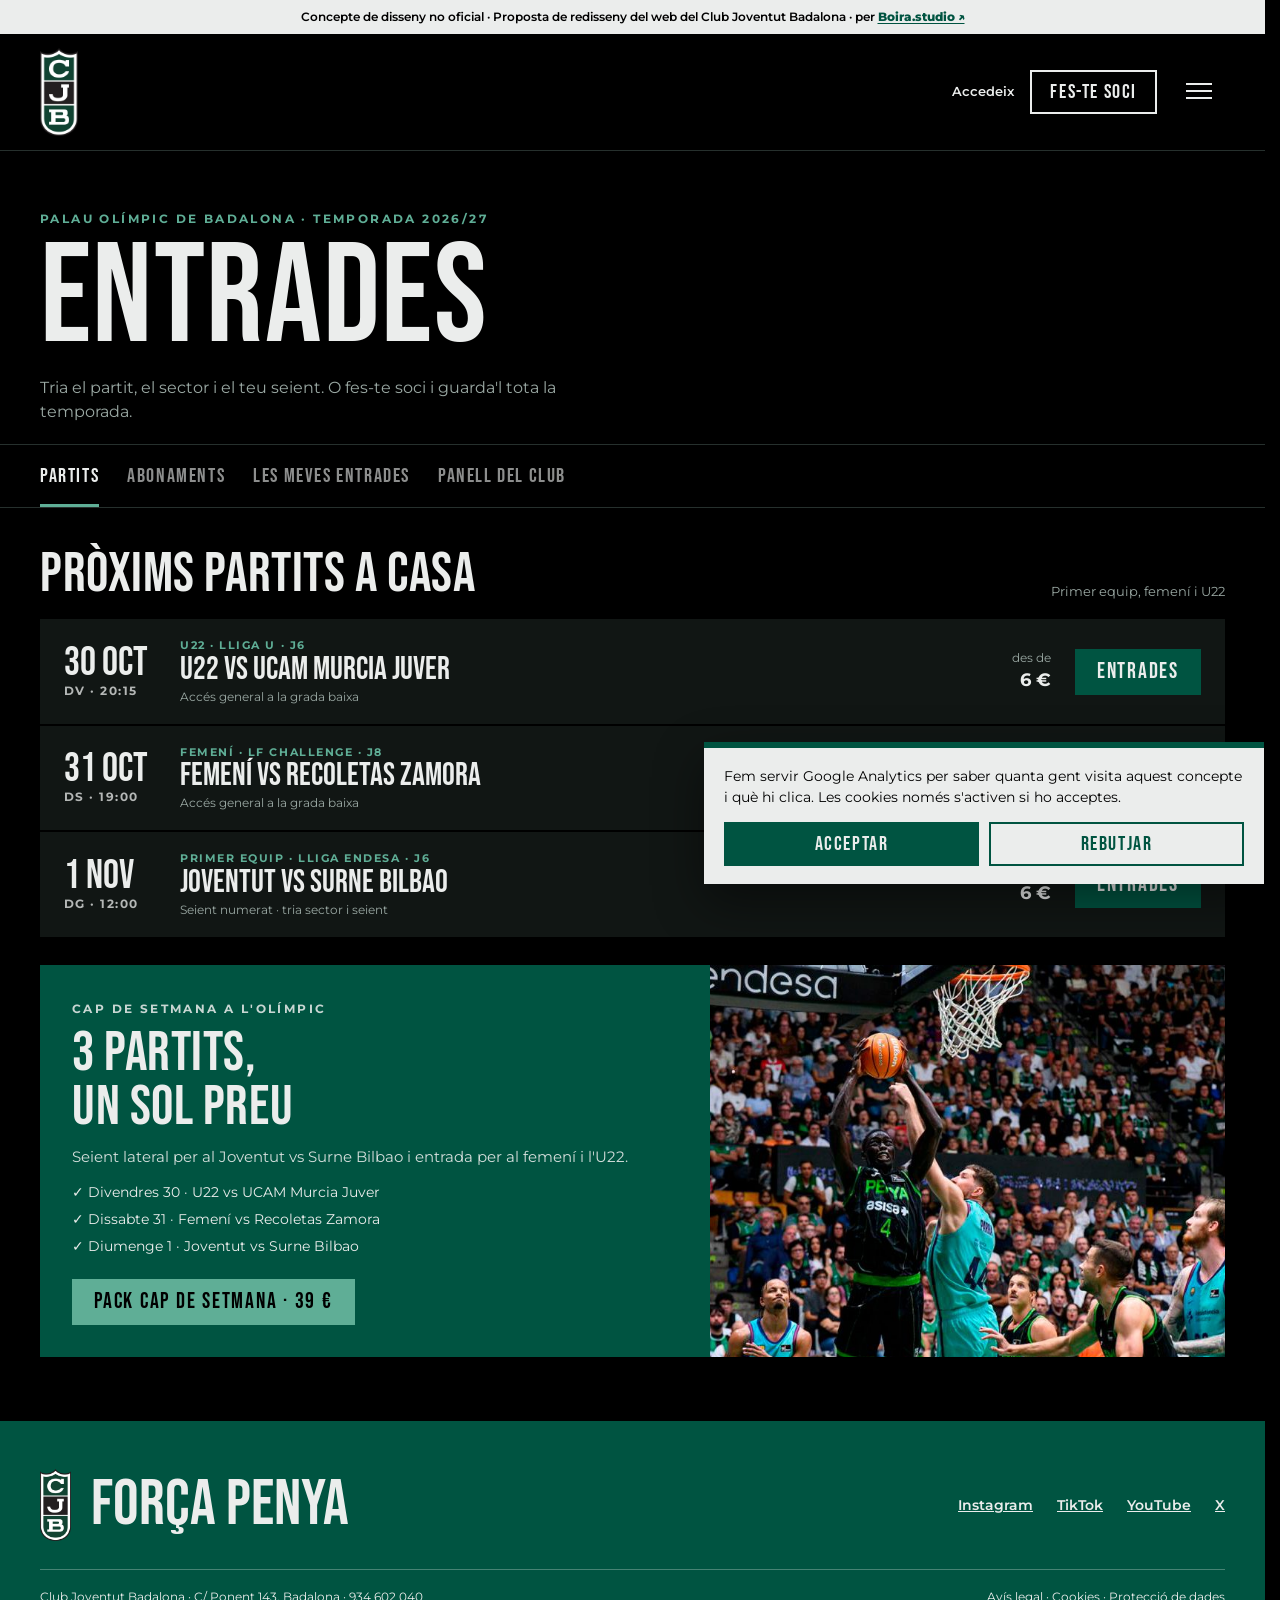
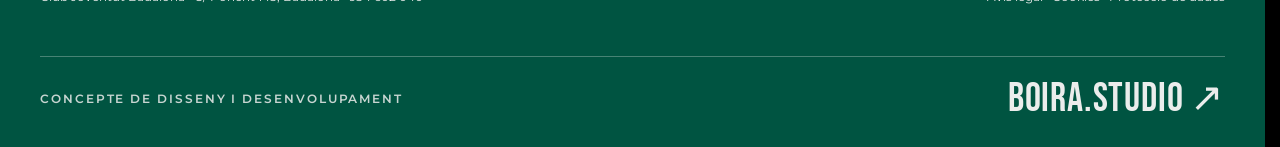
<file: entrades.html>
<!doctype html>
<html lang="ca">
<head>
<meta charset="utf-8">
<!-- Google tag (gtag.js) amb Consent Mode v2 -->
<script>
  window.dataLayer = window.dataLayer || [];
  function gtag(){dataLayer.push(arguments);}
  gtag('consent', 'default', {ad_storage:'denied', ad_user_data:'denied', ad_personalization:'denied', analytics_storage:'denied'});
  try { if (localStorage.getItem('penya-ck') === 'si') gtag('consent', 'update', {analytics_storage:'granted'}); } catch (e) {}
</script>
<script async src="https://www.googletagmanager.com/gtag/js?id=G-VJYQETF1XX"></script>
<script>
  gtag('js', new Date());

  gtag('config', 'G-VJYQETF1XX');
</script>
<meta name="viewport" content="width=device-width, initial-scale=1">
<meta name="robots" content="noindex">
<title>Entrades · Penya · Concepte de web (proposta Boira.studio)</title>
<meta name="description" content="Concepte de taquilla no oficial per al Club Joventut Badalona: tria sector i seient a l'Olímpic, packs i abonaments. Pagament simulat.">
<link rel="canonical" href="https://penya.boira.studio/entrades.html">
<meta property="og:type" content="website">
<meta property="og:site_name" content="Boira.studio">
<meta property="og:locale" content="ca_ES">
<meta property="og:url" content="https://penya.boira.studio/">
<meta property="og:title" content="Així podria ser la Penya · Concepte de web">
<meta property="og:description" content="Entrades, socis i botiga en un sol lloc, amb la marca i la història al centre. Concepte no oficial per Boira.studio.">
<meta property="og:image" content="https://penya.boira.studio/assets/og-penya.jpg">
<meta property="og:image:width" content="1200">
<meta property="og:image:height" content="630">
<meta property="og:image:alt" content="Així podria ser la Penya: concepte de web no oficial del Club Joventut Badalona">
<meta name="twitter:card" content="summary_large_image">
<meta name="twitter:title" content="Així podria ser la Penya · Concepte de web">
<meta name="twitter:description" content="Entrades, socis i botiga en un sol lloc, amb la marca i la història al centre. Concepte no oficial per Boira.studio.">
<meta name="twitter:image" content="https://penya.boira.studio/assets/og-penya.jpg">
<meta name="twitter:image:alt" content="Així podria ser la Penya: concepte de web no oficial del Club Joventut Badalona">
<link rel="icon" href="favicon.ico" sizes="any">
<link rel="icon" type="image/png" sizes="32x32" href="assets/favicon-32.png">
<link rel="icon" type="image/png" sizes="48x48" href="assets/favicon-48.png">
<link rel="apple-touch-icon" href="assets/apple-touch-icon.png">
<link rel="manifest" href="site.webmanifest">
<meta name="theme-color" content="#000000">
<link rel="preload" href="assets/fonts/bebas-neue.woff2" as="font" type="font/woff2" crossorigin>
<link rel="preload" href="assets/fonts/montserrat-var.woff2" as="font" type="font/woff2" crossorigin>
<style>
/* Fonts allotjades al mateix web (OFL, vegeu assets/fonts/): carreguen abans, queden a la memòria cau entre pàgines i no depenen de Google */
@font-face{font-family:'Bebas Neue';src:url(assets/fonts/bebas-neue.woff2) format('woff2');font-weight:400;font-style:normal;font-display:block}
@font-face{font-family:'Montserrat';src:url(assets/fonts/montserrat-var.woff2) format('woff2-variations'),url(assets/fonts/montserrat-var.woff2) format('woff2');font-weight:400 800;font-style:normal;font-display:swap}
</style>
<style>
body{margin:0;background:#000000}
a{color:#EBEDEC}a:hover{color:#ffffff}
.wrap{max-width:1280px;margin:0 auto;padding:0 40px;box-sizing:border-box}
.cd{display:grid;grid-template-columns:repeat(4,minmax(0,1fr));gap:2px}
.score{display:grid;grid-template-columns:minmax(0,1fr) auto minmax(0,1fr) auto;gap:24px;align-items:center}
.cal{display:grid;grid-template-columns:repeat(auto-fill,minmax(230px,1fr));gap:2px}
.wk{display:grid;grid-template-columns:repeat(3,minmax(0,1fr));gap:2px}
.g2{display:grid;grid-template-columns:minmax(0,1fr) minmax(0,1fr);gap:2px}
.g3{display:grid;grid-template-columns:repeat(3,minmax(0,1fr));gap:2px}
.g4{display:grid;grid-template-columns:repeat(4,minmax(0,1fr));gap:2px}
.spot{display:grid;grid-template-columns:minmax(0,1fr) minmax(0,1fr);align-items:stretch}
.arena{display:grid;grid-template-columns:minmax(0,1.5fr) minmax(0,1fr);gap:48px;align-items:center}
.facts{display:grid;grid-template-columns:repeat(2,minmax(0,1fr));gap:2px}
.stage{height:600px;perspective:1600px;display:flex;align-items:center;justify-content:center;overflow:hidden}
.scale3d{transform-style:preserve-3d}
@keyframes spinz{from{transform:rotateZ(0deg)}to{transform:rotateZ(360deg)}}
.spin{position:relative;width:640px;height:520px;transform-style:preserve-3d;animation:spinz 36s linear infinite}
.nospin{position:relative;width:640px;height:520px;transform-style:preserve-3d;transform:rotateZ(-24deg)}
.sm-hide{display:flex}
@media (max-width:900px){
.g2,.g3,.spot,.arena,.wk{grid-template-columns:minmax(0,1fr)}
.g4,.cd{grid-template-columns:repeat(2,minmax(0,1fr))}
.score{grid-template-columns:minmax(0,1fr) auto}
.wrap{padding:0 16px}
.sm-hide{display:none}
.stage{height:380px}
.scale3d{zoom:0.55}
}
</style>
<style>
.seg{background:#000000;color:#EBEDEC;border:0;padding:12px 20px;min-height:44px;font-family:'Bebas Neue',sans-serif;font-size:20px;letter-spacing:0.08em;cursor:pointer}
.seg[aria-pressed="true"]{background:#005441}
.seg:focus-visible,#btn-roof:focus-visible,#btn-spin:focus-visible,a:focus-visible{outline:2px solid #5fae96;outline-offset:2px}
#site-header{position:absolute}
html,body{overflow-x:hidden}
img,video,canvas{max-width:100%}
@media (max-width:1100px){
h1{font-size:112px !important}
h2{font-size:clamp(56px,8vw,96px) !important}
}
@media (max-width:760px){
.bl{display:none}
#site-header>.wrap{height:72px !important}
#site-header img{height:58px !important}
section{padding-top:56px !important;padding-bottom:56px !important}
section:first-of-type{padding-top:106px !important;padding-bottom:0 !important;min-height:0 !important;flex-direction:column !important;align-items:stretch !important;background:#000000}
section:first-of-type>img{position:relative !important;inset:auto !important;height:300px !important;object-position:52% 35% !important;-webkit-mask-image:linear-gradient(180deg,#000 72%,transparent);mask-image:linear-gradient(180deg,#000 72%,transparent)}
section:first-of-type>div:not(.wrap){display:none !important}
section:first-of-type .wrap{position:relative !important;bottom:auto !important;margin-top:-28px}
section:first-of-type .wrap{padding-bottom:20px !important;gap:14px !important}
section:first-of-type .wrap>span{font-size:10px !important;padding:6px 10px !important}
section:first-of-type .wrap>div{gap:12px !important}
section:first-of-type .cd{grid-template-columns:repeat(4,minmax(0,1fr)) !important;max-width:none !important;flex:1 1 100% !important}
section:first-of-type .cd{display:flex !important;flex-wrap:nowrap !important;max-width:none !important;flex:0 0 auto !important;width:auto !important;gap:1px !important;align-self:flex-start}
section:first-of-type .cd>div{display:flex !important;align-items:baseline !important;gap:3px !important;padding:7px 9px !important;white-space:nowrap}
section:first-of-type .cd>div>div:first-child{font-size:22px !important;line-height:1 !important}
section:first-of-type .cd>div>div:last-child{font-size:8px !important;letter-spacing:0.06em !important}
section:first-of-type .wrap>div>div:last-child{width:100%}
section:first-of-type .wrap>div>div:last-child a{padding:14px 20px !important;font-size:22px !important}
section:first-of-type .wrap>div>div:last-child span{font-size:12px !important}
h1{font-size:clamp(52px,16vw,68px) !important}
h2{font-size:clamp(44px,13vw,60px) !important;line-height:0.9 !important}
h3{font-size:44px !important}
p{font-size:16px !important}
.cd>div>div:first-child{font-size:40px !important}
.cd>div{padding:10px 6px !important}
.g4>a{height:260px !important}
.g3>a{height:300px !important}
.wk>div{height:260px !important}
.spot>img{height:420px !important}
.spot>div{padding:40px 16px !important}
.spot span[aria-hidden]{font-size:300px !important}
section.spot{padding:0 !important}
.spot>div{padding:36px 16px 40px !important;gap:18px !important}
.spot>div>div:last-child{gap:10px !important;flex-wrap:nowrap !important}
.spot>div>div:last-child>a{padding:13px 16px !important;font-size:19px !important;white-space:nowrap}
.arena>div:first-child>div:first-child{height:400px !important}
#olimpic .facts span:first-child{font-size:36px !important}
.g2>div{padding:28px 20px !important}
.g2{margin-top:-40px !important}
.g4:has(img[style*="contain"]){display:flex !important;overflow-x:auto;scroll-snap-type:x mandatory;-webkit-overflow-scrolling:touch;gap:10px !important;margin-right:-16px;padding-right:16px;scrollbar-width:none}
.g4:has(img[style*="contain"])::-webkit-scrollbar{display:none}
.g4:has(img[style*="contain"])>a{flex:0 0 78% !important;scroll-snap-align:start}
.g4 .pimg{height:320px !important}
.g4:has(img[style*="contain"])>a>span:first-of-type{font-size:16px !important}
.g4:has(img[style*="contain"])>a>span:last-of-type{font-size:32px !important}
.score span{font-size:26px !important}
footer span[style*="font-size: 64px"]{font-size:40px !important}
}

.burger{display:none;position:relative;width:44px;height:44px;border:0;background:transparent;cursor:pointer;padding:0;flex:0 0 auto}
.burger span{position:absolute;left:10px;right:10px;height:2px;background:#EBEDEC;transition:transform .45s cubic-bezier(.7,0,.2,1),opacity .25s,top .45s cubic-bezier(.7,0,.2,1)}
.burger span:nth-child(1){top:14px}.burger span:nth-child(2){top:21px}.burger span:nth-child(3){top:28px}
body.menu-open .burger span:nth-child(1){top:21px;transform:rotate(45deg)}
body.menu-open .burger span:nth-child(2){opacity:0}
body.menu-open .burger span:nth-child(3){top:21px;transform:rotate(-45deg)}
.menu{position:fixed;inset:0;z-index:55;visibility:hidden;background:#005441 url(assets/grada_poster.jpg) center/cover no-repeat;clip-path:circle(0% at var(--mx,calc(100% - 38px)) var(--my,70px));transition:clip-path .7s cubic-bezier(.7,0,.2,1),visibility 0s linear .7s}
.menu::before{content:"";position:absolute;inset:0;background:linear-gradient(160deg,rgba(0,84,65,.92) 0%,rgba(0,40,31,.82) 45%,rgba(0,0,0,.9) 100%)}
body.menu-open .menu{visibility:visible;clip-path:circle(150% at var(--mx,calc(100% - 38px)) var(--my,70px));transition:clip-path .8s cubic-bezier(.7,0,.2,1),visibility 0s}
.menu-in{position:relative;height:100%;display:flex;flex-direction:column;justify-content:center;gap:28px;padding:120px 24px 32px;box-sizing:border-box;font-family:Montserrat,sans-serif}
.menu ul{list-style:none;margin:0;padding:0;display:flex;flex-direction:column;gap:2px}
.menu ul a{display:inline-block;font-family:'Bebas Neue',sans-serif;font-size:min(52px,6.6vh);line-height:1.02;color:#EBEDEC;text-decoration:none;opacity:0;transform:translateY(40px) skewY(4deg);transition:opacity .5s,transform .6s cubic-bezier(.2,.8,.2,1),color .2s}
.menu ul a:hover{color:#5fae96}
body.menu-open .menu ul a{opacity:1;transform:none}
.menu ul li:nth-child(1) a{transition-delay:.25s}.menu ul li:nth-child(2) a{transition-delay:.3s}.menu ul li:nth-child(3) a{transition-delay:.35s}.menu ul li:nth-child(4) a{transition-delay:.4s}.menu ul li:nth-child(5) a{transition-delay:.45s}.menu ul li:nth-child(6) a{transition-delay:.5s}.menu ul li:nth-child(7) a{transition-delay:.55s}.menu ul li:nth-child(8) a{transition-delay:.6s}
.menu-cta,.menu-foot{display:flex;gap:10px;flex-wrap:wrap;opacity:0;transform:translateY(20px);transition:opacity .5s .6s,transform .6s .6s}
body.menu-open .menu-cta,body.menu-open .menu-foot{opacity:1;transform:none}
.m-btn{flex:1 1 140px;text-align:center;border:2px solid #EBEDEC;color:#EBEDEC;text-decoration:none;padding:14px;font-family:'Bebas Neue',sans-serif;font-size:22px;letter-spacing:.08em}
.m-solid{background:#EBEDEC;color:#005441}
.menu-foot{gap:18px;font-size:13px;font-weight:600}.menu-foot a{color:#EBEDEC}
body.menu-open{overflow:hidden}
html{scrollbar-gutter:stable}
.burger{display:block}
#site-header nav{display:none !important}
#site-header a.sm-hide{display:inline-flex !important}
@media (max-width:420px){#site-header .wrap>div:last-child{gap:10px !important}#site-header a[href="#socis"]{padding:8px 12px !important;font-size:17px !important}}
.menu-side{display:flex;flex-direction:column;gap:22px}
@media (min-width:761px){
.burger{width:52px;height:52px}
#site-header>.wrap{height:116px !important}
#site-header img{height:88px !important}
.burger span{left:13px;right:13px}.burger span:nth-child(1){top:17px}.burger span:nth-child(2){top:24px}.burger span:nth-child(3){top:31px}
body.menu-open .burger span:nth-child(1),body.menu-open .burger span:nth-child(3){top:24px}
.menu-in{max-width:1280px;margin:0 auto;padding:150px 40px 56px;flex-direction:row;align-items:flex-end;justify-content:space-between;gap:48px}
.menu ul a{font-size:clamp(48px,min(6.4vw,10vh),104px);line-height:.96}
.menu-side{width:340px;padding-bottom:12px}
}
.menu::before{z-index:1}
.menu-in{z-index:2}
.menu-media{display:none}
@media (min-width:761px) and (hover:hover){
.menu-media{display:block;position:absolute;inset:0;z-index:0;overflow:hidden}
.menu-media img{position:absolute;inset:0;width:100%;height:100%;object-fit:cover;opacity:0;transform:scale(1.08);filter:grayscale(.2);transition:opacity .7s ease,transform 1.6s cubic-bezier(.2,.8,.2,1)}
.menu-media img.on{opacity:1;transform:scale(1)}
.menu ul:hover a{color:rgba(235,237,236,.32)}
.menu ul a:hover{color:#EBEDEC !important}
.menu ul a{position:relative}
.menu ul a::after{content:"";position:absolute;left:0;bottom:6px;height:4px;width:100%;background:#5fae96;transform:scaleX(0);transform-origin:left;transition:transform .45s cubic-bezier(.2,.8,.2,1)}
.menu ul a:hover::after{transform:scaleX(1)}
}
@media (hover:hover){
a[style*="overflow: hidden"]>img{transition:transform 1.4s cubic-bezier(.2,.8,.2,1),filter .6s}
a[style*="overflow: hidden"]:hover>img{transform:scale(1.06);filter:saturate(1.12) contrast(1.04)}
a[style*="overflow: hidden"]>div[style*="bottom"]{transition:transform .5s cubic-bezier(.2,.8,.2,1)}
a[style*="overflow: hidden"]:hover>div[style*="bottom"]{transform:translateY(-6px)}
a[style*="overflow: hidden"]::after{content:"";position:absolute;left:0;bottom:0;height:4px;width:100%;background:#5fae96;transform:scaleX(0);transform-origin:left;transition:transform .6s cubic-bezier(.2,.8,.2,1)}
a[style*="overflow: hidden"]:hover::after{transform:scaleX(1)}
a:has(.pimg){transition:transform .45s cubic-bezier(.2,.8,.2,1),box-shadow .45s}
a:has(.pimg):hover{transform:translateY(-6px);box-shadow:0 18px 40px rgba(0,0,0,.45)}
.pimg .worn{clip-path:circle(0% at var(--x,50%) var(--y,50%));transition:clip-path .8s cubic-bezier(.2,.8,.2,1)}
.pimg .worn-img{transform:scale(1.12);transition:transform 1.4s cubic-bezier(.2,.8,.2,1)}
a:hover .pimg .worn{clip-path:circle(142% at var(--x,50%) var(--y,50%))}
a:hover .pimg .worn-img{transform:scale(1)}
.pimg .prod{transition:transform .9s cubic-bezier(.2,.8,.2,1)}
a:hover .pimg .prod{transform:scale(.92)}
.spot>img{transition:filter .8s}
.spot:hover>img{filter:contrast(1.06) saturate(1.1)}
}
@media (prefers-reduced-motion:reduce){.menu,.menu ul a,.menu-cta,.menu-foot,.burger span{transition:none !important}}

a[style*="padding"][style*="background"],a[style*="border: 2px solid"],.m-btn,.seg,#btn-roof,#btn-spin{transition:background-color .25s ease,color .25s ease,border-color .25s ease}
a[style*="background: #005441"][style*="padding"]:hover,a[style*="background:#005441"][style*="padding"]:hover,
a[style*="background: #000000"][style*="padding"]:hover,
a[style*="background: #5fae96"]:hover,
a[style*="border: 2px solid #EBEDEC"]:hover,
.m-btn:hover,#btn-roof:hover,#btn-spin:hover{background:#EBEDEC !important;color:#005441 !important;border-color:#EBEDEC !important}
div[style*="background: #EBEDEC"] a[style*="background: #005441"]:hover,.m-solid:hover{background:#000000 !important;color:#EBEDEC !important;border-color:#000000 !important}
.seg[aria-pressed="false"]:hover{background:#1f2a27}
.shop-nav{display:none;gap:8px}
.shop-arrow{width:52px;height:52px;border:2px solid rgba(235,237,236,.6);background:transparent;color:#EBEDEC;font-size:22px;cursor:pointer;transition:background .25s,border-color .25s}
.shop-arrow:hover{background:#005441;border-color:#005441}
@media (min-width:761px){
.shop-nav{display:flex}
.g4:has(img[style*="contain"]){display:flex !important;overflow-x:auto;scroll-snap-type:x mandatory;scroll-behavior:smooth;gap:16px !important;scrollbar-width:none;padding-bottom:12px}
.g4:has(img[style*="contain"])::-webkit-scrollbar{display:none}
.g4:has(img[style*="contain"])>a{flex:0 0 calc((100% - 32px) / 2.6) !important;scroll-snap-align:start;padding:0 0 22px !important;gap:14px !important}
.g4 .pimg{height:auto !important;aspect-ratio:1/1;width:100%}
.g4:has(img[style*="contain"])>a>span{padding:0 22px}
.g4:has(img[style*="contain"])>a>span:first-of-type{font-size:18px !important}
.g4:has(img[style*="contain"])>a>span:last-of-type{font-size:34px !important}
}

.pimg{position:relative;overflow:hidden;background:#ffffff;width:100%;height:240px;flex:0 0 auto}
.pimg>img.prod{position:absolute;inset:0;width:100% !important;height:100% !important;object-fit:contain}
.pimg .worn{position:absolute;inset:0;overflow:hidden}
.pimg .worn-img{position:absolute;inset:0;width:100%;height:100%;object-fit:cover}
.pimg .worn-tag{position:absolute;left:12px;bottom:12px;background:#005441;color:#EBEDEC;font-family:Montserrat,sans-serif;font-size:11px;font-weight:700;letter-spacing:.14em;text-transform:uppercase;padding:6px 10px}
</style>
<style>
@media (max-width:760px){
#marcador{display:none !important}
#calendari{padding-top:40px !important;padding-bottom:40px !important}
#calendari .wrap{gap:14px !important}
#calendari h2{font-size:44px !important}
#calendari [role="group"]{flex-wrap:nowrap !important;overflow-x:auto;scrollbar-width:none;background:transparent !important;gap:6px !important;margin:0 -16px;padding:0 16px;width:calc(100% + 32px);box-sizing:border-box}
#calendari [role="group"]::-webkit-scrollbar{display:none}
#calendari .seg{flex:0 0 auto;min-height:34px;padding:7px 12px;font-size:15px;border:1px solid rgba(235,237,236,.35)}
#calendari .seg[aria-pressed="true"]{border-color:#005441}
#match-list>div{display:grid !important;grid-template-columns:auto minmax(0,1fr) auto;gap:4px 12px !important;padding:12px 14px !important;align-items:center !important}
#match-list>div>div:first-child{min-width:0 !important;grid-column:1;grid-row:1 / span 2}
#match-list>div>div:first-child>span:first-child{font-size:26px !important}
#match-list>div>div:first-child>span:last-child{font-size:10px !important}
#match-list>div>div:nth-child(2){flex:none !important;gap:8px !important;grid-column:2;grid-row:1;min-width:0}
#match-list>div>div:nth-child(2){flex-wrap:wrap !important}
#match-list>div>div:nth-child(2)>span:last-child{font-size:19px !important;line-height:1 !important}
#match-list>div>div:nth-child(2)>span:first-child{font-size:9px !important;padding:3px 6px !important}
#match-list>div>a{grid-column:3;grid-row:1 / span 2;padding:9px 12px !important;font-size:16px !important}
#match-list>div>span.sm-hide{display:block !important;grid-column:2;grid-row:2;font-size:11px !important;margin-top:-2px}
#calendari .wrap>a:last-child{font-size:13px !important}
section:has(>.wrap>div>h2>span){padding-top:8px !important}
}
</style>
<style>
#ck{position:fixed;left:16px;right:16px;bottom:16px;z-index:70;max-width:520px;margin-left:auto;background:#EBEDEC;color:#000;font-family:Montserrat,sans-serif;padding:18px 20px;box-shadow:0 18px 50px rgba(0,0,0,.45);border-top:6px solid #005441;display:none}
#ck.on{display:block;animation:ckin .5s cubic-bezier(.2,.8,.2,1)}
@keyframes ckin{from{transform:translateY(20px);opacity:0}to{transform:none;opacity:1}}
#ck p{margin:0 0 14px;font-size:14px;line-height:1.5}
#ck .ck-b{display:flex;gap:10px;flex-wrap:wrap}
#ck button{flex:1 1 140px;min-height:44px;border:2px solid #005441;font-family:'Bebas Neue',sans-serif;font-size:20px;letter-spacing:.08em;cursor:pointer;transition:background-color .25s,color .25s}
#ck .ck-ok{background:#005441;color:#EBEDEC}#ck .ck-ok:hover{background:#000;border-color:#000}
#ck .ck-no{background:transparent;color:#005441}#ck .ck-no:hover{background:#005441;color:#EBEDEC}

@media (min-width:1100px){
section:first-of-type{min-height:max(820px,min(calc(100vh - 34px),56.25vw)) !important}
}
@media (min-width:1500px){
section:first-of-type>img{left:auto !important;right:0 !important;width:66% !important;object-position:52% 18% !important;-webkit-mask-image:linear-gradient(90deg,transparent 0,#000 30%);mask-image:linear-gradient(90deg,transparent 0,#000 30%)}
section:first-of-type{background:#000}
section:first-of-type h1{font-size:clamp(152px,8.4vw,230px) !important}
section:first-of-type>.wrap{max-width:min(1680px,88vw) !important}
}
@view-transition{navigation:auto}
#site-header{view-transition-name:site-header}
.logo-home{display:block;line-height:0;transition:opacity .2s}.logo-home:hover{opacity:.85}
button,input,select,textarea{font-family:inherit}
a.boira{color:#005441;font-weight:800;text-decoration:underline;text-underline-offset:2px;white-space:nowrap}
a.boira:hover{color:#000}
.boira-credit{display:flex;justify-content:space-between;align-items:center;gap:16px;flex-wrap:wrap;margin-top:22px;padding-top:22px;border-top:1px solid rgba(235,237,236,.3)}
.boira-credit>span{font-size:12px;font-weight:600;letter-spacing:.16em;text-transform:uppercase;opacity:.85}
.boira-credit a{font-family:'Bebas Neue',sans-serif;font-size:40px;line-height:1;letter-spacing:.02em;color:#EBEDEC;text-decoration:none;transition:color .25s}
.boira-credit a:hover{color:#000}
</style>
<style>

:root{--bg:#000;--card:#111614;--card2:#161c1b;--line:#26302d;--ink:#EBEDEC;--mut:#9aa8a3;--g:#005441;--acc:#5fae96;--blue:#7aa7ff}
h1,h2,h3,.bb{font-family:"Bebas Neue",Impact,sans-serif;font-weight:400;letter-spacing:.01em;line-height:.95}
a{color:inherit}
button{font:inherit;cursor:pointer;border:0;background:none;color:inherit}
button:focus-visible,a:focus-visible,select:focus-visible,input:focus-visible{outline:2px solid var(--acc);outline-offset:2px}
input,select{font:inherit;color:inherit}
.kicker{font-size:12px;font-weight:700;letter-spacing:.2em;text-transform:uppercase;color:var(--acc)}
.pagehead h1{font-size:clamp(72px,11vw,150px) !important;line-height:.9}
main{padding:28px 0 40px}
.sec-title{display:flex;justify-content:space-between;align-items:end;gap:16px;margin:8px 0 18px;flex-wrap:wrap}
#app .sec-title h2{font-size:clamp(40px,5vw,56px) !important}
.sec-title span{font-size:13px;color:var(--mut)}
.list{display:flex;flex-direction:column;gap:2px}
.mrow{background:var(--card);padding:18px 24px;display:flex;align-items:center;gap:24px;flex-wrap:wrap;width:100%;text-align:left;transition:background .2s}
.mrow:hover{background:var(--card2)}
.mrow .d{display:flex;flex-direction:column;min-width:92px}
.mrow .d b{font-family:"Bebas Neue";font-weight:400;font-size:40px;line-height:.95}
.mrow .d i{font-style:normal;font-size:12px;font-weight:700;letter-spacing:.12em;text-transform:uppercase;opacity:.75}
.mrow .who{flex:1 1 260px;min-width:0}
.mrow .who small{display:block;font-size:11px;font-weight:700;letter-spacing:.14em;text-transform:uppercase;color:var(--acc)}
.mrow .who b{font-family:"Bebas Neue";font-weight:400;font-size:32px;line-height:1}
.mrow .who em{font-style:normal;font-size:12px;color:var(--mut);display:block;margin-top:2px}
.mrow .pr{font-size:12px;color:var(--mut);text-align:right}
.mrow .pr b{display:block;font-size:18px;color:var(--ink)}
.btn{display:inline-block;background:var(--g);color:var(--ink);text-decoration:none;padding:12px 22px;font-family:"Bebas Neue";font-size:22px;letter-spacing:.08em;line-height:1}
.btn:disabled{background:#28302d;color:#6c7773;cursor:not-allowed}
.btn.ghost{background:transparent;border:2px solid var(--ink);padding:10px 20px}
.btn.acc{background:var(--acc);color:#000}
.btn.full{display:block;width:100%;text-align:center;padding:16px}
.tag{display:inline-block;font-size:10px;font-weight:700;letter-spacing:.14em;text-transform:uppercase;padding:4px 8px;background:var(--g);margin-right:6px}
.tag.hot{background:var(--acc);color:#000}
.pack{margin-top:28px;display:grid;grid-template-columns:1.3fr 1fr;background:var(--g);overflow:hidden}
.pack .txt{padding:32px}
.pack h3{font-size:56px;margin:8px 0 12px}
.pack ul{list-style:none;display:grid;gap:6px;margin:14px 0 22px;font-size:14px}
.pack img{width:100%;height:100%;object-fit:cover;display:block;min-height:220px}
.back{font-size:13px;font-weight:600;color:var(--acc);display:inline-flex;gap:6px;margin-bottom:14px}
.hero{padding:6px 0 22px}
#app .hero h2{font-size:clamp(44px,7vw,84px) !important}
.hero .meta{color:var(--mut);font-size:14px;margin-top:6px}
.cols{display:grid;gap:16px;grid-template-columns:minmax(0,1fr)}
.cols>*,.card,.side{min-width:0}
@media (min-width:980px){.cols{grid-template-columns:minmax(0,1.05fr) minmax(0,1fr);align-items:start}.cols>.side{position:sticky;top:74px}}
.card{background:var(--card);padding:22px;margin-bottom:16px}
.card h3{font-size:30px;margin-bottom:12px}
.card h3 small{font-family:Montserrat;font-size:12px;color:var(--mut);letter-spacing:0;margin-left:6px}
.muted{color:var(--mut);font-size:13px}
svg.map{width:100%;height:auto;display:block;max-width:440px;margin:0 auto;touch-action:manipulation}
.sec{cursor:pointer;transition:opacity .15s}
.sec:hover{opacity:.85}
.sec.off{cursor:not-allowed}
.lbl{pointer-events:none;font-family:Montserrat;font-weight:700}
.hint{font-size:12px;color:var(--mut);text-align:center;margin:6px 0 4px}
.zlist{display:grid;gap:2px;margin-top:14px}
.zbtn{display:flex;justify-content:space-between;align-items:center;gap:12px;padding:12px 14px;background:#0b0f0e;border-left:4px solid transparent;text-align:left;width:100%}
.zbtn.on{border-left-color:var(--acc);background:#18201e}
.zbtn[disabled]{opacity:.4;cursor:not-allowed}
.zbtn b{display:block;font-size:14px}
.zbtn small{color:var(--mut);font-size:12px}
.zbtn .p{font-family:"Bebas Neue";font-size:24px;white-space:nowrap}
.dot{display:inline-block;width:10px;height:10px;margin-right:8px;vertical-align:middle}
.selinfo{display:flex;align-items:center;gap:14px;background:var(--g);padding:14px 16px;margin-top:14px}
.selinfo .num{font-family:"Bebas Neue";font-size:52px;line-height:.85}
.selinfo small{display:block;font-size:11px;opacity:.85;text-transform:uppercase;letter-spacing:.12em}
.selinfo .p{margin-left:auto;font-family:"Bebas Neue";font-size:30px}
.court{background:#c9a173;color:#3d2a12;font-size:10px;font-weight:700;letter-spacing:.16em;text-align:center;padding:5px;margin-bottom:10px}
.seats{overflow-x:auto;padding:2px 0 8px;-webkit-overflow-scrolling:touch}
.srow{display:flex;gap:3px;justify-content:center;margin:0 auto 3px;min-width:max-content}
.rn{width:18px;font-size:9px;color:var(--mut);display:grid;place-items:center;font-weight:700}
.st{width:23px;height:23px;font-size:9px;font-weight:700;border:1.5px solid var(--acc);color:var(--acc);padding:0;display:grid;place-items:center}
.st:hover:not(.tk){background:rgba(95,174,150,.18)}
.st.tk{background:#1b211f;border-color:#1b211f;color:#3e4946;cursor:not-allowed}
.st.acc{border-color:var(--blue);color:var(--blue)}
.st.on{background:var(--acc);color:#000;border-color:var(--acc)}
.st.acc.on{background:var(--blue);border-color:var(--blue);color:#000}
.legend{display:flex;gap:14px;flex-wrap:wrap;font-size:11px;color:var(--mut);margin-top:10px}
.legend span{display:inline-flex;align-items:center;gap:6px}
.legend i{width:12px;height:12px;border:1.5px solid var(--acc);display:inline-block}
.row{display:flex;justify-content:space-between;align-items:center;gap:10px;padding:12px 0;border-bottom:1px solid var(--line)}
.row:last-child{border:0}
.mini{padding:7px 8px;border:1px solid var(--line);background:#0b0f0e;font-size:12px}
.x{width:30px;height:30px;background:#1f2725;font-size:12px;flex:none}
.step{display:flex;align-items:center;gap:12px}
.step button{width:36px;height:36px;border:1.5px solid var(--acc);color:var(--acc);font-size:18px;font-weight:600}
.step button:disabled{opacity:.3}
.step span{min-width:18px;text-align:center;font-weight:700}
.plans{display:grid;gap:2px;grid-template-columns:repeat(auto-fit,minmax(260px,1fr))}
.plan{background:var(--card);padding:26px;text-align:left;display:flex;flex-direction:column;gap:10px;min-height:240px;transition:background .2s}
.plan:hover{background:var(--card2)}
.plan.feat{background:var(--g)}
.plan.feat:hover{background:#00634d}
.plan h3{font-size:40px}
.plan .from{margin-top:auto;display:flex;align-items:baseline;gap:8px}
.plan .from b{font-family:"Bebas Neue";font-weight:400;font-size:44px;line-height:1}
.plan .from span{font-size:12px;opacity:.8}
.perks{list-style:none;display:grid;gap:4px;font-size:13px;opacity:.9}
label{display:block;font-size:12px;font-weight:600;margin:14px 0 6px}
.field{width:100%;padding:13px;border:1px solid var(--line);background:#0b0f0e}
.check{display:flex;gap:10px;align-items:flex-start;font-size:13px;margin-top:16px;font-weight:400}
.err{color:#ff8a80;font-size:13px;margin-top:8px}
.paybox{border:1px dashed #3a4542;padding:14px;font-size:13px;color:var(--mut);margin-top:16px;text-align:center}
.tickets{display:grid;gap:14px;grid-template-columns:repeat(auto-fill,minmax(300px,1fr))}
.ticket{background:var(--ink);color:#000;overflow:hidden}
.ticket .top{background:var(--g);color:var(--ink);padding:16px 18px;display:flex;justify-content:space-between;gap:10px}
.ticket .top img{height:46px;width:auto}
.ticket .top small{font-size:11px;opacity:.85;letter-spacing:.08em;text-transform:uppercase}
.ticket .top h4{font-family:"Bebas Neue";font-weight:400;font-size:30px;line-height:.95;margin:4px 0}
.ticket .body{display:flex;gap:16px;padding:18px;align-items:center;border-top:2px dashed #b9c1be}
.ticket .body svg{width:100px;height:100px;flex:none}
.ticket .seat{display:flex;gap:14px;margin-top:8px}
.ticket .seat div{font-size:10px;color:#5d6663;text-transform:uppercase;letter-spacing:.06em}
.ticket .seat b{display:block;font-family:"Bebas Neue";font-size:26px;font-weight:400;color:#000;letter-spacing:0;line-height:1}
.ticket .code{font-family:Montserrat,sans-serif;font-variant-numeric:tabular-nums;letter-spacing:.08em;font-size:12px;font-weight:700;margin-top:6px}
.ok{width:72px;height:72px;border-radius:50%;background:var(--acc);color:#000;display:grid;place-items:center;margin:20px auto 12px;font-size:36px}
.center{text-align:center}
.kpis{display:grid;grid-template-columns:repeat(auto-fit,minmax(160px,1fr));gap:2px;margin-bottom:16px}
.kpi{background:var(--card);padding:22px}
.kpi b{font-family:"Bebas Neue";font-size:48px;font-weight:400;display:block;line-height:1}
.kpi span{font-size:12px;color:var(--mut)}
.occ{height:6px;background:#222a28;overflow:hidden;margin-top:8px}
.occ i{display:block;height:100%;background:var(--acc)}
.empty{text-align:center;color:var(--mut);padding:48px 10px}
.spinner{width:18px;height:18px;border:3px solid rgba(255,255,255,.35);border-top-color:#fff;border-radius:50%;display:inline-block;animation:s .7s linear infinite;vertical-align:middle}
@keyframes s{to{transform:rotate(360deg)}}
#bar{position:fixed;left:0;right:0;bottom:0;z-index:9}
#bar .wrap{padding-top:12px;padding-bottom:12px}
#bar .in{background:#0b0f0e;border-top:1px solid var(--line)}
#bar .wrap{display:flex;justify-content:space-between;align-items:center;gap:12px;padding-top:12px;padding-bottom:12px}
#bar .tot{font-size:12px;color:var(--mut)}
#bar .tot b{display:block;font-family:"Bebas Neue";font-weight:400;font-size:32px;color:var(--ink);line-height:1}
@media (prefers-reduced-motion:reduce){*{transition:none !important;animation:none !important}}

body{font-family:Montserrat,sans-serif;color:var(--ink);font-size:15px;line-height:1.5}
:where(#app,.pagehead,#bar) :where(*){box-sizing:border-box;margin:0;padding:0}
:where(#sub) :where(button){padding:0}
#app,.pagehead{font-family:Montserrat,sans-serif}
#app a:hover{color:inherit}
#site-header{border-bottom:1px solid var(--line)}
.pagehead{padding-top:56px;padding-bottom:20px}
.pagehead .lead{color:var(--mut);max-width:560px;margin-top:14px;font-size:16px}
#sub{position:sticky;top:0;z-index:8;background:rgba(0,0,0,.9);backdrop-filter:blur(8px);-webkit-backdrop-filter:blur(8px);border-bottom:1px solid var(--line);border-top:1px solid var(--line)}
#sub .wrap{display:flex;gap:28px;overflow-x:auto;scrollbar-width:none}
#sub .wrap::-webkit-scrollbar{display:none}
#sub button{font-family:"Bebas Neue",sans-serif;font-size:20px;letter-spacing:.08em;padding:16px 0 13px;border-bottom:3px solid transparent;white-space:nowrap;opacity:.6;display:flex;gap:8px;align-items:center;transition:opacity .2s,border-color .2s}
#sub button:hover{opacity:1}
#sub button.on{opacity:1;border-color:var(--acc)}
#sub .badge{font-family:Montserrat;font-size:11px;font-weight:700;background:var(--acc);color:#000;border-radius:99px;padding:1px 7px;letter-spacing:0}
#app{padding-top:32px;padding-bottom:64px}
#app.anim>*{animation:fadein .35s ease both}
@keyframes fadein{from{opacity:0;transform:translateY(8px)}to{opacity:1;transform:none}}
@view-transition{navigation:auto}
#site-header{view-transition-name:site-header}
@media (max-width:760px){
  .pagehead{padding-top:28px;padding-bottom:12px}
  #sub .wrap{gap:22px}
  #sub button{font-size:18px;padding:13px 0 10px}
  .mrow{padding:16px;gap:14px}
  .mrow .d{min-width:64px}
  .mrow .d b{font-size:32px}
  .mrow .who b{font-size:26px}
  .mrow .pr{display:none}
  .mrow .btn{width:100%;text-align:center}
  .pack{grid-template-columns:1fr}
  .pack img{min-height:180px;max-height:200px}
  .pack .txt{padding:24px}
  .pack h3{font-size:44px}
  .card{padding:16px}
  #app{padding-top:22px;padding-bottom:48px}
}

#app ul{list-style:none}
#app button{text-align:inherit}
.pagehead h1{margin:6px 0 0}

/* Plànol: focus de teclat */
.sec:focus{outline:none}
.sec:focus-visible{stroke:#EBEDEC;stroke-width:3}
/* Checkout */
.steps{list-style:none;display:flex;gap:6px 18px;margin:0 0 22px;flex-wrap:wrap}
.steps li{display:flex;align-items:center;gap:8px;font-size:12px;font-weight:700;letter-spacing:.12em;text-transform:uppercase;color:var(--mut)}
.steps li span{width:26px;height:26px;border-radius:50%;border:1.5px solid #3a4542;display:grid;place-items:center;font-size:11px;letter-spacing:0}
.steps li.on{color:var(--ink)}
.steps li.on span{border-color:var(--acc);color:var(--acc)}
.steps li.done span{background:var(--acc);border-color:var(--acc);color:#000}
.hold{display:flex;justify-content:space-between;align-items:center;gap:12px;background:#0b0f0e;border-left:4px solid var(--acc);padding:12px 14px;margin-top:16px;font-size:13px}
.hold b{font-family:"Bebas Neue";font-size:30px;font-weight:400;letter-spacing:.04em;line-height:1}
.gw{background:#fff;color:#14181a;border-radius:10px;overflow:hidden;font-family:Montserrat,sans-serif}
.gw-h{display:flex;justify-content:space-between;align-items:center;padding:14px 18px;border-bottom:1px solid #e6e8ea;font-size:13px;font-weight:600}
.gw-sim{background:#fff1c7;color:#6e5100;font-size:11px;font-weight:700;padding:3px 9px;border-radius:99px;text-transform:uppercase;letter-spacing:.06em}
.gw-m{display:grid;grid-template-columns:repeat(4,minmax(0,1fr));gap:8px;padding:16px 18px 0}
.gw-m button{border:1.5px solid #dfe3e6;border-radius:8px;padding:11px 4px;font-size:13px;font-weight:600;color:#14181a;background:#fff;text-align:center !important}
.gw-m button.on{border-color:#005441;background:#eef6f3;color:#005441;box-shadow:0 0 0 1px #005441 inset}
.gw-b{padding:16px 18px 20px}
.gw-b label{display:block;font-size:12px;font-weight:600;color:#5b6266;margin:14px 0 6px}
.gw-in{font-variant-numeric:tabular-nums;border:1.5px solid #dfe3e6;border-radius:8px;padding:12px 14px;font-size:15px;letter-spacing:.08em;display:flex;justify-content:space-between;align-items:center;background:#f6f7f8;color:#2a3034}
.gw-in span{font-size:11px;font-weight:800;color:#1a3a8f;letter-spacing:.1em}
.gw-2{display:grid;grid-template-columns:1fr 1fr;gap:12px}
.gw-test{display:inline-block;font-size:11px;font-weight:700;color:#005441;background:#eef6f3;padding:3px 9px;border-radius:99px}
.gw-p{font-size:14px;color:#3b4246;line-height:1.55}
.gw-pay{display:block;width:100%;margin-top:18px;background:#005441;color:#fff;border-radius:8px;padding:15px;font-size:16px;font-weight:700;text-align:center !important;transition:background .2s}
.gw-pay:hover{background:#00684f}
.gw-pay.dark{background:#000}
.gw-f{padding:12px 18px;background:#f4f6f7;font-size:12px;color:#5b6266;display:flex;justify-content:space-between;gap:10px;flex-wrap:wrap}
.ov{position:fixed;inset:0;z-index:80;background:rgba(0,0,0,.72);display:grid;place-items:center;padding:16px;animation:fadein .2s ease both}
.ov-box{background:#fff;color:#14181a;border-radius:14px;max-width:380px;width:100%;padding:28px 24px 24px;text-align:center;font-family:Montserrat,sans-serif;box-shadow:0 24px 70px rgba(0,0,0,.55)}
.ov-box h4{font-size:19px;margin:8px 0 6px;font-family:inherit;font-weight:700}
.ov-box p{font-size:14px;color:#4a5155;line-height:1.5}
.ov .bank{font-size:11px;font-weight:700;text-transform:uppercase;letter-spacing:.1em;color:#6b7378}
.ov-amt{font-size:34px;font-weight:800;margin:10px 0}
.ov-btns{display:grid;gap:8px;margin-top:20px}
.ov-btns button{padding:14px;border-radius:9px;font-weight:700;font-size:15px;text-align:center !important}
.ov-ok{background:#005441;color:#fff}
.ov-ok.dark{background:#000}
.ov-no{background:#eef0f1;color:#14181a}
.ov-spin{width:38px;height:38px;border:4px solid #dfe3e6;border-top-color:#005441;border-radius:50%;margin:4px auto 14px;animation:s .8s linear infinite}
.ov-tick{width:52px;height:52px;border-radius:50%;background:#005441;color:#fff;display:grid;place-items:center;font-size:26px;margin:0 auto 10px}
.receipt{display:grid;grid-template-columns:repeat(auto-fit,minmax(150px,1fr));gap:2px;margin:26px 0 18px}
.receipt div{background:var(--card);padding:16px 18px}
.receipt small{display:block;font-size:11px;color:var(--mut);text-transform:uppercase;letter-spacing:.12em;margin-bottom:4px}
.receipt b{font-family:"Bebas Neue";font-weight:400;font-size:26px;line-height:1}
.acts{display:flex;gap:8px;flex-wrap:wrap;justify-content:center;margin:0 0 26px}
#toast{position:fixed;left:50%;bottom:24px;transform:translate(-50%,16px);background:var(--ink);color:#000;padding:12px 18px;font-size:13px;font-weight:600;font-family:Montserrat,sans-serif;opacity:0;pointer-events:none;transition:opacity .3s,transform .3s;z-index:90;max-width:calc(100% - 32px);text-align:center}
#toast.on{opacity:1;transform:translate(-50%,0)}
@media (max-width:420px){.gw-m{grid-template-columns:1fr 1fr}}
@media (prefers-reduced-motion:reduce){.ov,.ov-spin{animation:none}}

@media (max-width:420px){#site-header a[href$="#abonaments"]{padding:8px 12px !important;font-size:17px !important}}
@media (max-width:420px){.steps{gap:6px 12px}.steps li{font-size:10.5px;letter-spacing:.08em;gap:6px}.steps li span{width:22px;height:22px}}

</style>
</head>
<body>
<div style="background: #EBEDEC; color: #000000; font-family: Montserrat, sans-serif; font-size: 12px; font-weight: 600; text-align: center; padding: 8px 16px; position: relative; z-index: 20">Concepte de disseny no oficial<span class="bl"> · Proposta de redisseny del web del Club Joventut Badalona</span> · per <a class="boira" href="https://boira.studio/?utm_source=penya-concepte&amp;utm_medium=referral&amp;utm_campaign=concepte-penya&amp;utm_content=banner" target="_blank" rel="noopener">Boira.studio ↗</a></div>
<div style="font-family: Montserrat, sans-serif; color: #EBEDEC; background: #000000">

<header id="site-header" style="position: relative; z-index: 5">
<div class="wrap" style="display: flex; justify-content: space-between; align-items: center; height: 96px; gap: 24px">
<div style="display: flex; align-items: center; gap: 36px">
<a href="index.html" class="logo-home" aria-label="Inici · Club Joventut Badalona"><img src="assets/escut.png" alt="" style="height: 64px; width: auto; display: block"></a>
<nav class="sm-hide" aria-label="Principal" style="gap: 28px; font-family: 'Bebas Neue', sans-serif; font-size: 20px; letter-spacing: 0.08em">
<a href="index.html#calendari" style="text-decoration: none">Partits</a>
<a href="#" style="text-decoration: none">Equips</a>
<a href="#" style="text-decoration: none">Cantera</a>
<a href="index.html#olimpic" style="text-decoration: none">L'Olímpic</a>
<a href="#" style="text-decoration: none">Botiga</a>
</nav>
</div>
<div style="display: flex; align-items: center; gap: 16px">
<a href="entrades.html#les-meves" class="sm-hide" style="font-size: 13px; font-weight: 600; text-decoration: none">Accedeix</a>
<a href="entrades.html#abonaments" style="border: 2px solid #EBEDEC; text-decoration: none; padding: 10px 18px; font-family: 'Bebas Neue', sans-serif; font-size: 20px; letter-spacing: 0.08em; line-height: 1">Fes-te soci</a>
<button type="button" class="burger" id="burger" aria-label="Obre el menú" aria-expanded="false" aria-controls="menu"><span></span><span></span><span></span></button>
</div>
</div>
</header>
<div id="menu" class="menu" aria-hidden="true">
<div class="menu-media" aria-hidden="true"><img src="assets/esmaixada.jpg" alt="" data-i="0" loading="lazy"><img src="assets/menu_equips.jpg" alt="" data-i="1" loading="lazy"><img src="assets/menu_cantera.jpg" alt="" data-i="2" loading="lazy"><img src="assets/menu_historia.jpg" alt="" data-i="3" loading="lazy"><img src="assets/menu_olimpic.jpg" alt="" data-i="4" loading="lazy"><img src="assets/menu_botiga.jpg" alt="" data-i="5" loading="lazy"><img src="assets/menu_socis.jpg" alt="" data-i="6" loading="lazy"><img src="assets/grup.jpg" alt="" data-i="7" loading="lazy"></div>
<nav aria-label="Menú principal" class="menu-in">
<ul><li><a href="index.html#calendari" data-i="0">Pròxims partits</a></li><li><a href="#" data-i="1">Equips</a></li><li><a href="#" data-i="2">Cantera</a></li><li><a href="#" data-i="3">Història</a></li><li><a href="index.html#olimpic" data-i="4">L'Olímpic</a></li><li><a href="#" data-i="5">Botiga</a></li><li><a href="index.html#socis" data-i="6">Socis</a></li><li><a href="#" data-i="7">Notícies</a></li></ul>
<div class="menu-side"><div class="menu-cta"><a href="entrades.html" class="m-btn m-solid">Entrades</a><a href="#" class="m-btn">Botiga</a></div>
<div class="menu-foot"><a href="#">Instagram</a><a href="#">TikTok</a><a href="#">YouTube</a><a href="#">X</a></div></div>
</nav>
</div>

<div class="wrap pagehead">
<span class="kicker">Palau Olímpic de Badalona · Temporada 2026/27</span>
<h1>Entrades</h1>
<p class="lead">Tria el partit, el sector i el teu seient. O fes-te soci i guarda'l tota la temporada.</p>
</div>
<nav id="sub" aria-label="Entrades i abonaments"><div class="wrap" id="subin"></div></nav>
<main class="wrap" id="app"></main>
<footer style="background: #005441; padding: 48px 0 28px">
<div class="wrap" style="display: flex; flex-direction: column; gap: 28px">
<div style="display: flex; justify-content: space-between; align-items: center; gap: 24px; flex-wrap: wrap">
<div style="display: flex; align-items: center; gap: 20px">
<img src="assets/escut.png" alt="Escut del Club Joventut Badalona" style="height: 72px; width: auto; display: block">
<span style="font-family: 'Bebas Neue', sans-serif; font-size: 64px; line-height: 1">Força Penya</span>
</div>
<div style="display: flex; gap: 24px; flex-wrap: wrap; font-size: 14px; font-weight: 600">
<a href="#">Instagram</a>
<a href="#">TikTok</a>
<a href="#">YouTube</a>
<a href="#">X</a>
</div>
</div>
<div style="display: flex; justify-content: space-between; gap: 16px; flex-wrap: wrap; font-size: 12px; border-top: 1px solid rgba(235,237,236,0.3); padding-top: 18px">
<span>Club Joventut Badalona · C/ Ponent 143, Badalona · 934 602 040</span>
<span>Avís legal · Cookies · Protecció de dades</span></div>
<div class="boira-credit"><span>Concepte de disseny i desenvolupament</span><a href="https://boira.studio/?utm_source=penya-concepte&amp;utm_medium=referral&amp;utm_campaign=concepte-penya&amp;utm_content=entrades-footer" target="_blank" rel="noopener">Boira.studio <span aria-hidden="true">↗</span></a>
</div>
</div>
</footer>
</div>
<div id="bar"></div>
<script>

/* =========================================================
   Dades d'exemple (alineades amb la home del concepte)
   ========================================================= */
const ZONES=[
 {id:'pista',name:'Pista',desc:'Seients a peu de pista, laterals',price:60,season:690,color:'#5fae96',txt:'#000'},
 {id:'latbaix',name:'Lateral baix',desc:'Anell inferior, vista central',price:38,season:470,color:'#2f8a70',txt:'#fff'},
 {id:'baix',name:'Fons i córner baix',desc:'Anell inferior, darrere les cistelles',price:26,season:390,color:'#00664f',txt:'#EBEDEC'},
 {id:'latalt',name:'Lateral alt',desc:'Anell superior, vista central',price:20,season:340,color:'#1f4a40',txt:'#EBEDEC'},
 {id:'alt',name:'Fons alt',desc:'Anell superior, el preu més assequible',price:14,season:290,color:'#2a3633',txt:'#cfd8d5'}
];
const TYPES=[{id:'adult',name:'Adult',f:1},{id:'jove',name:'Jove (14–25)',f:.7},{id:'infantil',name:'Infantil (<14)',f:.4}];
const MATCHES=[
 {id:'u22-ucam',team:'U22',date:'2026-10-30T20:15',rival:'UCAM Murcia Juver',comp:'Lliga U · J6',seated:false,ga:{adult:6,jove:4,infantil:0},gaCap:1500},
 {id:'fem-zamora',team:'Femení',date:'2026-10-31T19:00',rival:'Recoletas Zamora',comp:'LF Challenge · J8',seated:false,ga:{adult:8,jove:5,infantil:0},gaCap:2500},
 {id:'masc-bilbao',team:'Primer equip',date:'2026-11-01T12:00',rival:'Surne Bilbao',comp:'Lliga Endesa · J6',seated:true,tier:1,tag:'Matchday'}
];
const PACK={id:'pack',name:'Pack cap de setmana',price:39,match:'masc-bilbao',extra:['u22-ucam','fem-zamora'],zones:['latbaix','latalt']};
const PLANS=[
 {id:'soci',name:'Soci CJB',desc:'El teu seient a l\'Olímpic',perks:['Els 17 partits de Lliga Endesa i tota la BCL a casa','Seient fix i carnet digital al mòbil','Prioritat per a Copa i play-off','15% de descompte a la botiga'],f:1,persons:1,feat:true},
 {id:'jove',name:'Soci jove',desc:'De 14 a 25 anys',perks:['Tot el que inclou el Soci CJB','Preu reduït fins als 25 anys'],f:.6,persons:1},
 {id:'infantil',name:'Soci infantil',desc:'Menors de 14 anys',perks:['Tot el que inclou el Soci CJB','Kit de benvinguda'],f:95/290,persons:1},
 {id:'familiar',name:'Pack familiar',desc:'2 adults + 2 infants menors de 14',perks:['4 carnets amb seients junts','Un sol pagament'],f:2.4,persons:4},
 {id:'solidari',name:'Aficionat solidari',desc:'Penya Arreu · per als penyistes que viuen lluny',perks:['5 partits a l\'Olímpic a triar','Carnet digital i contingut exclusiu','10 € van a la Fundació Joventut'],flat:59,persons:1,noSeat:true}
];

/* =========================================================
   Sectors del Palau Olímpic (0° = dalt, sentit horari)
   ========================================================= */
const SECTORS=[];
function ring(ids,r0,r1,step,kind,cap){ids.forEach((id,i)=>SECTORS.push({id:String(id),r0,r1,a0:i*step,a1:(i+1)*step,ring:kind,cap}))}
ring([57,58,59,60,61,62,39,40,41,42,43,44,45,46,47,48,49,50,51,52,53,54,55,56],.77,.97,15,'outer',220);
ring([20,21,22,23,24,1,0,2,3,4,5,6,7,8,9,10,11,12,13,14,15,16,17,18,19],.55,.74,14.4,'middle',230);
[['37',0,40,200],['25',55,72.5,90],['26',72.5,90,90],['27',90,107.5,90],['28',107.5,125,90],['29',140,180,200],['30',180,220,200],
 ['32',235,252.5,90],['33',252.5,270,90],['34',270,287.5,90],['35',287.5,305,90],['36',320,360,200]]
 .forEach(([id,a0,a1,cap])=>SECTORS.push({id,r0:.40,r1:.52,a0,a1,ring:'inner',cap}));
SECTORS.forEach(s=>{const c=(s.a0+s.a1)/2,lat=(c>45&&c<135)||(c>225&&c<315);
  s.zone=s.ring==='inner'?(lat?'pista':'baix'):s.ring==='middle'?(lat?'latbaix':'baix'):(lat?'latalt':'alt')});
const SEC=id=>SECTORS.find(s=>s.id===id);
function layout(s){if(s._lay)return s._lay;
  const R=s.ring==='inner'?(s.zone==='pista'?6:10):14,base=Math.round(s.cap/R),rows=[];
  for(let i=0;i<R;i++)rows.push(base-2+Math.round(i*4/(R-1)));return s._lay=rows}
SECTORS.forEach(s=>{s.cap=layout(s).reduce((a,b)=>a+b,0)});
const isAcc=(s,row,seat)=>s.ring==='middle'&&row===1&&seat<=2;
const CAP=SECTORS.reduce((a,s)=>a+s.cap,0);

/* =========================================================
   Estat i persistència (només en aquest navegador)
   ========================================================= */
const KEY='penya_entrades_v1';
let db={orders:[]};
try{const s=localStorage.getItem(KEY);if(s)db=JSON.parse(s)}catch(e){}
let TK={};
const save=()=>{TK={};try{localStorage.setItem(KEY,JSON.stringify(db))}catch(e){}};
let S={tab:'matches',view:'matches'};

/* ---------- Utilitats ---------- */
const $=s=>document.querySelector(s);
const esc=s=>String(s).replace(/[&<>"']/g,c=>({'&':'&amp;','<':'&lt;','>':'&gt;','"':'&quot;',"'":'&#39;'}[c]));
const eur=n=>n===0?'Gratuït':n.toLocaleString('ca-ES',{style:'currency',currency:'EUR',maximumFractionDigits:2,minimumFractionDigits:0});
const D=s=>new Date(s);
const fDay=s=>D(s).getDate()+' '+D(s).toLocaleDateString('ca-ES',{month:'short'}).replace('.','').replace(/^de /,'');
const fWk=s=>D(s).toLocaleDateString('ca-ES',{weekday:'short'}).replace('.','')+' · '+fTime(s);
const fTime=s=>D(s).toLocaleTimeString('ca-ES',{hour:'2-digit',minute:'2-digit'});
const fLong=s=>{const t=D(s).toLocaleDateString('ca-ES',{weekday:'long',day:'numeric',month:'long'});return t.charAt(0).toUpperCase()+t.slice(1)+' · '+fTime(s)};
function hash(str){let h=1779033703^str.length;for(let i=0;i<str.length;i++){h=Math.imul(h^str.charCodeAt(i),3432918353);h=h<<13|h>>>19}return h>>>0}
function rng(seed){return()=>{seed|=0;seed=seed+0x6D2B79F5|0;let t=Math.imul(seed^seed>>>15,1|seed);t=t+Math.imul(t^t>>>7,61|t)^t;return((t^t>>>14)>>>0)/4294967296}}
const M=id=>MATCHES.find(m=>m.id===id), Z=id=>ZONES.find(z=>z.id===id), P=id=>PLANS.find(p=>p.id===id), T=id=>TYPES.find(t=>t.id===id);
const zonePrice=(m,z)=>Math.round(z.price*(m.tier||1));
const typePrice=(m,z,t)=>Math.round(zonePrice(m,z)*t.f);
const code=()=>'JB-'+Math.random().toString(36).slice(2,6).toUpperCase()+'-'+Math.random().toString(36).slice(2,6).toUpperCase();
const title=m=>(m.team==='Primer equip'?'Joventut':m.team)+' vs '+m.rival;

/* ---------- Disponibilitat ---------- */
const SEASON={id:'season',tier:.85};
function takenSet(m,s){const k=m.id+'|'+s.id;if(TK[k])return TK[k];
  const set=new Set(),frac=Math.min(1,(.25+rng(hash(m.id+'/'+s.id))()*.6)*(m.tier||1));
  layout(s).forEach((n,ri)=>{for(let j=1;j<=n;j++)if(rng(hash(m.id+s.id+'r'+ri+'s'+j))()<frac)set.add((ri+1)+'-'+j)});
  db.orders.forEach(o=>{if(o.sector===s.id&&(o.kind==='season'||o.matchId===m.id))o.tickets.forEach(t=>{if(t.row)set.add(t.row+'-'+t.seat)})});
  return TK[k]=set}
const availS=(m,s)=>Math.max(0,s.cap-takenSet(m,s).size);
const availZ=(m,z)=>SECTORS.filter(s=>s.zone===z.id).reduce((a,s)=>a+availS(m,s),0);
function availGA(m){const base=Math.floor(m.gaCap*(.35+rng(hash(m.id))()*.3));
  const local=db.orders.reduce((a,o)=>a+o.tickets.filter(t=>t.matchId===m.id&&!t.row).length,0);return Math.max(0,m.gaCap-base-local)}
const availM=m=>m.seated?SECTORS.reduce((a,s)=>a+availS(m,s),0):availGA(m);
const capM=m=>m.seated?CAP:m.gaCap;

function qr(c){
  const n=25,r=rng(hash(c));let s='';
  const finder=(x,y)=>`<rect x="${x}" y="${y}" width="7" height="7" fill="#000"/><rect x="${x+1}" y="${y+1}" width="5" height="5" fill="#fff"/><rect x="${x+2}" y="${y+2}" width="3" height="3" fill="#000"/>`;
  const inF=(x,y)=>(x<8&&y<8)||(x>n-9&&y<8)||(x<8&&y>n-9);
  for(let y=0;y<n;y++)for(let x=0;x<n;x++)if(!inF(x,y)&&r()>.52)s+=`<rect x="${x}" y="${y}" width="1" height="1"/>`;
  return `<svg viewBox="-1 -1 ${n+2} ${n+2}" shape-rendering="crispEdges" aria-label="Codi QR de demostració"><rect x="-1" y="-1" width="${n+2}" height="${n+2}" fill="#fff"/>${s}${finder(0,0)}${finder(n-7,0)}${finder(0,n-7)}</svg>`;
}

/* =========================================================
   Plànol de sectors
   ========================================================= */
const CX=180,CY=218,RX=170,RY=206;
const pt=(r,a)=>{const t=a*Math.PI/180;return[CX+r*RX*Math.sin(t),CY-r*RY*Math.cos(t)]};
function arc(s){const g=s.ring==='inner'?1.2:.9,a0=s.a0+g,a1=s.a1-g,n=10,p=[];
  for(let i=0;i<=n;i++)p.push(pt(s.r1,a0+(a1-a0)*i/n));
  for(let i=n;i>=0;i--)p.push(pt(s.r0-.004,a0+(a1-a0)*i/n));
  return'M'+p.map(q=>q[0].toFixed(1)+' '+q[1].toFixed(1)).join('L')+'Z'}
function mapSVG(sel,isOff){
  const secs=SECTORS.map(s=>{const z=Z(s.zone),off=isOff&&isOff(s),[lx,ly]=pt((s.r0+s.r1)/2,(s.a0+s.a1)/2);
    const fs=s.ring==='outer'?10:s.ring==='middle'?9.5:9;
    return `<path class="sec${off?' off':''}" d="${arc(s)}" fill="${off?'#151a19':z.color}" stroke="${sel===s.id?'#EBEDEC':'#000'}" stroke-width="${sel===s.id?3:1}" opacity="${sel&&sel!==s.id&&!off?.5:1}" ${off?'aria-disabled="true"':`tabindex="0" role="button" aria-label="Sector ${s.id}, ${z.name}" onclick="pickSector('${s.id}')" onkeydown="if(event.key==='Enter'||event.key===' '){event.preventDefault();pickSector('${s.id}')}"`}><title>Sector ${s.id} · ${z.name}${off?' · no disponible':''}</title></path>
    <text class="lbl" x="${lx.toFixed(1)}" y="${(ly+3.3).toFixed(1)}" text-anchor="middle" font-size="${fs}" fill="${off?'#3a4441':z.txt}">${s.id}</text>`}).join('');
  return `<svg class="map" viewBox="0 0 360 462" role="img" aria-label="Plànol de sectors del Palau Olímpic de Badalona">
   <ellipse cx="${CX}" cy="${CY}" rx="${RX}" ry="${RY}" fill="#0a0e0d" stroke="#26302d" stroke-width="1.5"/>
   ${secs}
   <g pointer-events="none">
    <rect x="${CX-34}" y="${CY-64}" width="68" height="128" fill="#c9a173" stroke="#fff" stroke-width="1.2"/>
    <line x1="${CX-34}" y1="${CY}" x2="${CX+34}" y2="${CY}" stroke="#fff" stroke-width="1.2"/>
    <circle cx="${CX}" cy="${CY}" r="9" fill="none" stroke="#fff" stroke-width="1.2"/>
    <path d="M${CX-22} ${CY-64}a22 24 0 0 0 44 0M${CX-22} ${CY+64}a22 24 0 0 1 44 0" fill="none" stroke="#fff" stroke-width="1.2"/>
    <circle cx="${CX}" cy="${CY-56}" r="3" fill="none" stroke="#e05a3a" stroke-width="1.2"/>
    <circle cx="${CX}" cy="${CY+56}" r="3" fill="none" stroke="#e05a3a" stroke-width="1.2"/>
    <rect x="${CX-52}" y="${CY-52}" width="10" height="46" fill="#EBEDEC"/>
    <rect x="${CX-52}" y="${CY+6}" width="10" height="46" fill="#EBEDEC"/>
    <text x="${CX-45}" y="${CY-29}" transform="rotate(-90 ${CX-45} ${CY-29})" text-anchor="middle" font-family="Montserrat" font-size="6.5" font-weight="700" fill="#000">VISITANT</text>
    <text x="${CX-45}" y="${CY+29}" transform="rotate(-90 ${CX-45} ${CY+29})" text-anchor="middle" font-family="Montserrat" font-size="6.5" font-weight="700" fill="#000">LOCAL</text>
    <path d="M${CX} 430l-14 14h8v12h12v-12h8z" fill="#5fae96"/>
    <text x="${CX+26}" y="450" font-family="Montserrat" font-size="9" font-weight="700" fill="#9aa8a3">ENTRADA</text>
   </g></svg>`;
}

/* ---------- Selecció de sector i seients ---------- */
const curM=()=>S.view==='plan'?SEASON:M(S.view==='pack'?PACK.match:S.matchId);
const zoneAllowed=z=>S.view!=='pack'||PACK.zones.includes(z);
function maxSeats(){return S.view==='plan'?P(S.planId).persons:S.view==='pack'?1:8}
function pickSector(id){if(S.sector!==id){S.sector=id;S.seats=[];S.sl=null}render();
  if(innerWidth<980)setTimeout(()=>{const el=$('#seatcard');if(el)el.scrollIntoView({behavior:'smooth',block:'start'})},30)}
function pickZone(zid){const m=curM();
  const best=SECTORS.filter(s=>s.zone===zid).sort((a,b)=>availS(m,b)-availS(m,a))[0];if(best)pickSector(best.id)}
function toggleSeat(r,j){
  const i=S.seats.findIndex(x=>x.row===r&&x.seat===j);
  if(i>=0)S.seats.splice(i,1);
  else if(S.seats.length<maxSeats())S.seats.push({row:r,seat:j,type:'adult'});
  else if(maxSeats()===1)S.seats=[{row:r,seat:j,type:'adult'}];
  render();
}
function setType(i,t){S.seats[i].type=t;render()}
function sectorPicker(m,priceOf){
  const s=S.sector&&SEC(S.sector),z=s&&Z(s.zone);
  return `${mapSVG(S.sector,x=>!zoneAllowed(x.zone)||availS(m,x)===0)}
   <div class="hint">Toca un sector al plànol o tria una zona</div>
   ${s?`<div class="selinfo"><div class="num">${s.id}</div><div><small>Sector</small><b>${z.name}</b><div style="font-size:12px;opacity:.85">${availS(m,s)} seients lliures</div></div><span class="p">${priceOf(z)}</span></div>`:''}
   <div class="zlist">${ZONES.map(zz=>{const ok=zoneAllowed(zz.id),a=availZ(m,zz);return `<button class="zbtn ${z&&z.id===zz.id?'on':''}" ${ok&&a?'':'disabled'} onclick="pickZone('${zz.id}')">
     <div><b><span class="dot" style="background:${zz.color}"></span>${zz.name}</b><small>${!ok?'No inclòs al pack':a?`${a.toLocaleString('ca-ES')} disponibles · ${zz.desc}`:'Exhaurit'}</small></div><span class="p">${priceOf(zz)}</span></button>`}).join('')}</div>`;
}
function seatGrid(m,s){
  const tk=takenSet(m,s),sel=new Set(S.seats.map(x=>x.row+'-'+x.seat));
  return `<div class="court">▼ PISTA</div><div class="seats" id="seats">`+
   layout(s).map((n,ri)=>{const r=ri+1;let h=`<div class="srow"><span class="rn">${r}</span>`;
    for(let j=1;j<=n;j++){const k=r+'-'+j,t=tk.has(k),acc=isAcc(s,r,j);
     h+=`<button class="st${t?' tk':''}${acc?' acc':''}${sel.has(k)?' on':''}" ${t?'disabled':''} aria-label="Fila ${r}, seient ${j}${acc?', plaça adaptada':''}${t?', ocupat':''}" aria-pressed="${sel.has(k)}" onclick="toggleSeat(${r},${j})">${acc&&!t?'♿':j}</button>`}
    return h+`<span class="rn">${r}</span></div>`}).join('')+
  `</div><div class="legend"><span><i></i>Lliure</span><span><i style="background:var(--acc)"></i>Triat</span><span><i style="background:#1b211f;border-color:#1b211f"></i>Ocupat</span><span><i style="border-color:var(--blue)"></i>Adaptada</span></div>`;
}

/* =========================================================
   Navegació
   ========================================================= */
const ICONS={
 matches:'<svg viewBox="0 0 24 24" fill="none" stroke="currentColor" stroke-width="2"><circle cx="12" cy="12" r="9"/><path d="M3 12h18M12 3v18M5.6 5.6c3 3 3 9.8 0 12.8M18.4 5.6c-3 3-3 9.8 0 12.8"/></svg>',
 season:'<svg viewBox="0 0 24 24" fill="none" stroke="currentColor" stroke-width="2"><rect x="3" y="5" width="18" height="14" rx="2"/><path d="M3 10h18M7 15h4"/></svg>',
 mine:'<svg viewBox="0 0 24 24" fill="none" stroke="currentColor" stroke-width="2"><path d="M4 7a2 2 0 0 1 2-2h12a2 2 0 0 1 2 2v3a2 2 0 0 0 0 4v3a2 2 0 0 1-2 2H6a2 2 0 0 1-2-2v-3a2 2 0 0 0 0-4z"/></svg>',
 admin:'<svg viewBox="0 0 24 24" fill="none" stroke="currentColor" stroke-width="2"><path d="M4 20V10M10 20V4M16 20v-7M22 20H2"/></svg>'
};
const TABS=[['matches','Partits'],['season','Abonaments'],['mine','Les meves entrades'],['admin','Panell del club']];
const SHORT={matches:'Partits',season:'Abonaments',mine:'Les meves',admin:'Club'};
function go(tab,push=true){S={tab,view:tab};if(push)setHash(tab==='matches'?'':tab==='season'?'abonaments':tab==='mine'?'les-meves':'panell');render();topOfApp()}
function topOfApp(){const y=$('#sub').getBoundingClientRect().top+scrollY;if(scrollY>y)scrollTo({top:y,behavior:'smooth'})}
function setHash(h){try{history.replaceState(null,'',h?'#'+h:location.pathname+location.search)}catch(e){}}
function renderTabs(){const n=db.orders.length;
  $('#subin').innerHTML=TABS.map(([id,l])=>`<button class="${S.tab===id?'on':''}" aria-current="${S.tab===id?'page':'false'}" onclick="go('${id}')"><span>${l}</span>${id==='mine'&&n?`<span class="badge">${n}</span>`:''}</button>`).join('')}

/* =========================================================
   Vistes
   ========================================================= */
function minPrice(m){return m.seated?Math.min(...ZONES.map(z=>typePrice(m,z,TYPES[2]))):m.ga.adult}
function vMatches(){
  return `<div class="sec-title"><h2>Pròxims partits a casa</h2><span>Primer equip, femení i U22</span></div>
  <div class="list">${MATCHES.map(m=>{const a=availM(m);
   return `<button class="mrow" onclick="openMatch('${m.id}')">
    <div class="d"><b>${fDay(m.date)}</b><i>${fWk(m.date)}</i></div>
    <div class="who"><small>${esc(m.team)} · ${esc(m.comp)}</small><b>${esc(title(m))}</b>
      <em>${m.seated?'Seient numerat · tria sector i seient':'Accés general a la grada baixa'}${a/capM(m)<.2?' · <span style="color:var(--acc)">últimes entrades</span>':''}</em></div>
    <div class="pr">des de<b>${m.seated?eur(minPrice(m)):eur(m.ga.adult)}</b></div>
    <span class="btn">Entrades</span></button>`}).join('')}</div>
  <div class="pack">
   <div class="txt"><span class="kicker" style="color:#EBEDEC;opacity:.85">Cap de setmana a l'Olímpic</span>
    <h3>3 partits,<br>un sol preu</h3>
    <p style="opacity:.9">Seient lateral per al Joventut vs Surne Bilbao i entrada per al femení i l'U22.</p>
    <ul><li>✓ Divendres 30 · U22 vs UCAM Murcia Juver</li><li>✓ Dissabte 31 · Femení vs Recoletas Zamora</li><li>✓ Diumenge 1 · Joventut vs Surne Bilbao</li></ul>
    <button class="btn acc" onclick="openPack()">Pack cap de setmana · ${eur(PACK.price)}</button></div>
   <img src="assets/grada.jpg" alt="L'afició de la Penya a la grada de l'Olímpic" loading="lazy">
  </div>`;
}
function openMatch(id,push=true){S={tab:'matches',view:'match',matchId:id,sector:null,seats:[],qty:{adult:0,jove:0,infantil:0}};if(push)setHash('partit-'+id);render();topOfApp()}
function vMatch(){
  const m=M(S.matchId);
  const head=`<button class="back" onclick="go('matches')">← Tots els partits</button>
   <div class="hero"><span class="kicker">${esc(m.team)} · ${esc(m.comp)}</span><h2>${esc(title(m))}</h2><div class="meta">${fLong(m.date)} · Palau Olímpic de Badalona</div></div>`;
  if(!m.seated){
   return head+`<div class="cols"><div class="card"><h3>Quantes entrades?</h3>
    ${TYPES.map(t=>{const q=S.qty[t.id];return `<div class="row"><div><b>${t.name}</b><div class="muted">${eur(m.ga[t.id])}</div></div>
     <div class="step"><button aria-label="Treure ${t.name}" ${q?'':'disabled'} onclick="chg('${t.id}',-1)">−</button><span>${q}</span><button aria-label="Afegir ${t.name}" ${count()>=8?'disabled':''} onclick="chg('${t.id}',1)">+</button></div></div>`}).join('')}
    <p class="muted" style="margin-top:10px">Accés general a la grada baixa, sense seient numerat. Màxim 8 per compra.</p></div>
    <div class="card side"><h3>Grada oberta</h3><p class="muted">Per als partits del femení i de l'U22 s'obre la grada baixa de l'Olímpic. Els socis CJB hi entren amb el seu carnet.</p>
    <p style="margin-top:12px"><b>${availGA(m).toLocaleString('ca-ES')}</b> <span class="muted">entrades disponibles</span></p></div></div>`;
  }
  const s=S.sector&&SEC(S.sector);
  return head+`<div class="cols">
   <div class="card"><h3>1 · Tria el sector</h3>${sectorPicker(m,z=>eur(zonePrice(m,z)))}</div>
   <div class="side">
    <div class="card" id="seatcard">${s?`<h3>2 · Tria els seients <small>Sector ${s.id} · ${Z(s.zone).name}</small></h3>${seatGrid(m,s)}`:`<h3>2 · Tria els seients</h3><p class="muted">Primer tria un sector al plànol.</p>`}</div>
    ${s?`<div class="card"><h3>3 · Seients triats (${S.seats.length})</h3>
     ${S.seats.length?S.seats.map((x,i)=>`<div class="row"><div><b>Fila ${x.row} · Seient ${x.seat}</b>${isAcc(s,x.row,x.seat)?'<div class="muted">Plaça adaptada</div>':''}</div>
      <div style="display:flex;gap:8px;align-items:center"><select class="mini" aria-label="Tarifa del seient" onchange="setType(${i},this.value)">${TYPES.map(t=>`<option value="${t.id}" ${x.type===t.id?'selected':''}>${t.name}</option>`).join('')}</select>
      <b class="bb" style="font-size:22px;min-width:44px;text-align:right">${eur(typePrice(m,Z(s.zone),T(x.type)))}</b><button class="x" aria-label="Treure el seient" onclick="toggleSeat(${x.row},${x.seat})">✕</button></div></div>`).join('')
     :`<p class="muted">Toca els seients lliures. Màxim 8 per compra.</p>`}
     ${S.seats.length?`<p class="muted" style="margin-top:8px">Cal acreditar l'edat de les tarifes reduïdes a l'accés.</p>`:''}</div>`:''}
   </div></div>`;
}
const count=()=>S.view==='match'&&!M(S.matchId).seated?Object.values(S.qty).reduce((a,b)=>a+b,0):(S.seats||[]).length;
function chg(t,d){S.qty[t]=Math.max(0,S.qty[t]+d);render()}
function matchTotal(){const m=M(S.matchId);
  if(!m.seated)return TYPES.reduce((a,t)=>a+S.qty[t.id]*m.ga[t.id],0);
  const z=Z(SEC(S.sector).zone);return S.seats.reduce((a,x)=>a+typePrice(m,z,T(x.type)),0)}

function openPack(push=true){S={tab:'matches',view:'pack',sector:null,seats:[]};if(push)setHash('pack');render();topOfApp()}
function vPack(){
  const m=M(PACK.match),s=S.sector&&SEC(S.sector);
  return `<button class="back" onclick="go('matches')">← Tots els partits</button>
  <div class="hero"><span class="kicker">Cap de setmana a l'Olímpic</span><h2>Pack cap de setmana</h2><div class="meta">U22 · Femení · Primer equip — ${eur(PACK.price)} per persona</div></div>
  <div class="cols"><div class="card"><h3>Tria el teu seient per al Bilbao</h3>${sectorPicker(m,z=>zoneAllowed(z.id)?'Inclòs':'—')}</div>
  <div class="side"><div class="card" id="seatcard">${s?`<h3>Seient <small>Sector ${s.id} · ${Z(s.zone).name}</small></h3>${seatGrid(m,s)}`:`<h3>Seient</h3><p class="muted">El pack inclou seient al lateral baix o al lateral alt. Tria un sector.</p>`}</div>
   <div class="card"><h3>Inclou</h3>${[PACK.match,...PACK.extra].map(id=>{const mm=M(id);return `<div class="row"><div><b>${esc(title(mm))}</b><div class="muted">${fLong(mm.date)}</div></div><span class="muted">${mm.seated?(S.seats[0]?`Fila ${S.seats[0].row} · ${S.seats[0].seat}`:'Seient numerat'):'Accés general'}</span></div>`}).join('')}</div></div></div>`;
}

function vSeason(){
  return `<div class="sec-title"><h2>Fes-te de la Penya</h2><span>Temporada 2026/27</span></div>
  <div class="plans">${PLANS.map(p=>`<button class="plan${p.feat?' feat':''}" onclick="openPlan('${p.id}')">
    <span class="kicker" style="${p.feat?'color:#EBEDEC;opacity:.85':''}">${p.feat?'El més triat':p.noSeat?'Nou':'Temporada'}</span>
    <h3>${p.name}</h3><div style="font-size:13px;opacity:.85">${p.desc}</div>
    <ul class="perks">${p.perks.map(x=>`<li>✓ ${x}</li>`).join('')}</ul>
    <div class="from">${p.noSeat?'':'<span>des de</span>'}<b>${eur(p.flat||Math.round(ZONES[4].season*p.f))}</b><span>${p.noSeat?'/ any':'/ temporada'}</span></div></button>`).join('')}</div>`;
}
function openPlan(id,push=true){S={tab:'season',view:'plan',planId:id,sector:null,seats:[]};if(push)setHash('abonament-'+id);
  if(P(id).noSeat)return startCheckout();render();topOfApp()}
function vPlan(){
  const p=P(S.planId),s=S.sector&&SEC(S.sector);
  return `<button class="back" onclick="go('season')">← Abonaments</button>
  <div class="hero"><span class="kicker">Temporada 2026/27</span><h2>${p.name}</h2><div class="meta">${p.desc}</div></div>
  <div class="cols"><div class="card"><h3>1 · Tria el sector</h3>${sectorPicker(SEASON,z=>eur(Math.round(z.season*p.f)))}</div>
  <div class="side"><div class="card" id="seatcard">${s?`<h3>2 · Tria ${p.persons>1?`${p.persons} seients`:'el teu seient'} <small>Sector ${s.id}</small></h3>${seatGrid(SEASON,s)}
   <p class="muted" style="margin-top:12px">${S.seats.length?S.seats.map(x=>`Fila ${x.row} · Seient ${x.seat}`).join(' · '):'Serà el teu seient fix tota la temporada.'}</p>`:`<h3>2 · Tria el seient</h3><p class="muted">Primer tria un sector al plànol.</p>`}</div></div></div>`;
}
const planTotal=()=>{const p=P(S.planId);return p.flat||Math.round(Z(SEC(S.sector).zone).season*p.f)};

/* =========================================================
   Compra · checkout simulat
   Dades → Pagament (passarel·la de prova) → Verificació del banc → Entrades
   Cap camp accepta dades de pagament reals: la targeta és de prova i no editable.
   ========================================================= */
const HOLD_MIN=10;
let holdTimer=null;
const mmss=ms=>{const s=Math.max(0,Math.ceil(ms/1000));return String(Math.floor(s/60)).padStart(2,'0')+':'+String(s%60).padStart(2,'0')};
const hasSeats=c=>!!(c.seats&&c.seats.length);
function startCheckout(){
  let c;
  if(S.view==='match'){const m=M(S.matchId);
    c=m.seated?{kind:'match',matchId:m.id,sector:S.sector,zone:SEC(S.sector).zone,seats:S.seats.map(x=>({...x})),total:matchTotal()}
             :{kind:'match',matchId:m.id,qty:{...S.qty},total:matchTotal()};}
  else if(S.view==='pack')c={kind:'pack',matchId:PACK.match,sector:S.sector,zone:SEC(S.sector).zone,seats:S.seats.map(x=>({...x})),total:PACK.price};
  else{const p=P(S.planId);c=p.noSeat?{kind:'season',planId:p.id,seats:[],total:p.flat}
    :{kind:'season',planId:p.id,sector:S.sector,zone:SEC(S.sector).zone,seats:S.seats.map(x=>({...x})),total:planTotal()}}
  S={tab:S.tab,view:'checkout',step:'dades',cart:c,prev:{...S},form:{name:'',email:'',terms:false},method:'card',err:'',overlay:null,holdUntil:Date.now()+HOLD_MIN*60000};
  render();topOfApp();startHold();
}
function startHold(){clearInterval(holdTimer);holdTimer=setInterval(()=>{
  if(S.view!=='checkout'){clearInterval(holdTimer);return}
  const left=S.holdUntil-Date.now();
  if(left<=0&&!S.overlay){clearInterval(holdTimer);S.step='expired';render();return}
  const el=$('#hold');if(el)el.textContent=mmss(left);
},1000)}
function leaveCheckout(){clearInterval(holdTimer);S=S.prev;render();topOfApp()}
function stepper(n){return `<ol class="steps" aria-label="Passos de la compra">${['Dades','Pagament','Entrades'].map((l,i)=>`<li class="${i<n?'done':i===n?'on':''}" ${i===n?'aria-current="step"':''}><span>${i<n?'✓':i+1}</span>${l}</li>`).join('')}</ol>`}
function summary(c){
  if(c.kind==='pack')return `<b>Pack cap de setmana</b><div class="muted">3 partits · Seient per al Bilbao: sector ${c.sector}, fila ${c.seats[0].row}, seient ${c.seats[0].seat}</div><div class="row"><span>1 × Pack adult</span><span>${eur(PACK.price)}</span></div>`;
  if(c.kind==='match'){const m=M(c.matchId);
   const lines=m.seated?c.seats.map(x=>{const t=T(x.type);return `<div class="row"><span>Fila ${x.row} · Seient ${x.seat} <span class="muted">· ${t.name}</span></span><span>${eur(typePrice(m,Z(c.zone),t))}</span></div>`}).join('')
     :TYPES.filter(t=>c.qty[t.id]).map(t=>`<div class="row"><span>${c.qty[t.id]} × ${t.name}</span><span>${eur(c.qty[t.id]*m.ga[t.id])}</span></div>`).join('');
   return `<b>${esc(title(m))}</b><div class="muted">${fLong(m.date)}${m.seated?`<br>Sector ${c.sector} · ${Z(c.zone).name}`:'<br>Accés general'}</div>`+lines;}
  const p=P(c.planId);
  return `<b>${p.name}</b><div class="muted">Temporada 2026/27${c.sector?` · Sector ${c.sector} · ${Z(c.zone).name}<br>${c.seats.map(x=>`Fila ${x.row} · Seient ${x.seat}`).join(' · ')}`:' · sense seient fix'}</div>`;
}
const totals=c=>`<div class="row"><span>Subtotal</span><span>${eur(c.total)}</span></div><div class="row"><span>Despeses de gestió</span><span>0 €</span></div><div class="row" style="border:0"><b>Total</b><b class="bb" style="font-size:34px">${c.total?eur(c.total):'0 €'}</b></div>`;
function sidebar(c){return `<div class="card side"><h3>Resum</h3>${summary(c)}<div style="margin-top:10px">${totals(c)}</div>
  ${S.step!=='expired'?`<div class="hold"><span>${hasSeats(c)?'Seients reservats per a tu':'Comanda reservada'}</span><b id="hold" aria-live="off">${mmss(S.holdUntil-Date.now())}</b></div>`:''}</div>`}
function vCheckout(){
  const c=S.cart,f=S.form,err=S.err?`<div class="err" role="alert">${S.err}</div>`:'';
  if(S.step==='expired')return `<div class="hero"><span class="kicker">Finalitza la compra</span><h2>S'ha acabat el temps</h2></div>${stepper(0)}
   <div class="card"><p>Han passat ${HOLD_MIN} minuts i hem alliberat ${hasSeats(c)?'els seients':'la reserva'} perquè altres penyistes els puguin comprar. No s'ha fet cap càrrec.</p>
   <button class="btn" style="margin-top:18px" onclick="S=S.prev;if(S.seats)S.seats=[];render();topOfApp()">Torna a triar</button></div>`;
  if(S.step==='dades')return `<button class="back" onclick="leaveCheckout()">← Enrere</button>
   <div class="hero"><span class="kicker">Finalitza la compra</span><h2>Les teves dades</h2></div>${stepper(0)}
   <div class="cols"><div class="card"><h3>Qui ve a l'Olímpic?</h3>
    <label for="n">Nom i cognoms${c.kind==='season'?' del titular':''}</label><input class="field" id="n" value="${esc(f.name)}" oninput="S.form.name=this.value" autocomplete="name">
    <label for="e">Correu electrònic</label><input class="field" id="e" type="email" inputmode="email" value="${esc(f.email)}" oninput="S.form.email=this.value" autocomplete="email">
    <p class="muted" style="margin-top:6px">Hi enviarem ${c.kind==='season'?'el carnet':'les entrades'} i el rebut.</p>
    <label class="check"><input type="checkbox" id="t" ${f.terms?'checked':''} onchange="S.form.terms=this.checked"> Accepto les condicions de compra i la política de privacitat.</label>
    ${err}
    <button class="btn full" style="margin-top:18px" onclick="toPay()">${c.total?'Continuar al pagament':'Confirmar entrades gratuïtes'}</button></div>
   ${sidebar(c)}</div>`;
  // pas de pagament
  const methods=[['card','Targeta'],['bizum','Bizum'],['apple','Apple Pay'],['google','Google Pay']];
  return `<button class="back" onclick="S.step='dades';S.err='';render()">← Les teves dades</button>
  <div class="hero"><span class="kicker">Finalitza la compra</span><h2>Pagament</h2></div>${stepper(1)}
  <div class="cols"><div>
   <div class="gw">
    <div class="gw-h"><span>🔒 Pagament segur</span><span class="gw-sim">Simulació</span></div>
    <div class="gw-m" role="radiogroup" aria-label="Mètode de pagament">${methods.map(([id,l])=>`<button role="radio" aria-checked="${S.method===id}" class="${S.method===id?'on':''}" onclick="S.method='${id}';S.err='';render()">${l}</button>`).join('')}</div>
    <div class="gw-b">${gwBody(c)}</div>
    <div class="gw-f"><span>Comerç: Club Joventut Badalona</span><span>Import <b>${eur(c.total)}</b></span></div>
   </div>
   ${err}
   <p class="muted" style="margin-top:12px">Passarel·la de demostració: no es cobra res i no es demanen dades de pagament reals.</p>
  </div>${sidebar(c)}</div>${S.overlay?overlayHTML(c):''}`;
}
function gwBody(c){
  const amt=eur(c.total);
  if(S.method==='card')return `<span class="gw-test">Targeta de prova</span>
    <label>Número de targeta</label><div class="gw-in">4242 4242 4242 4242<span>VISA</span></div>
    <div class="gw-2"><div><label>Caducitat</label><div class="gw-in">12 / 28</div></div><div><label>CVC</label><div class="gw-in">•••</div></div></div>
    <button class="gw-pay" onclick="startPay()">Pagar ${amt}</button>`;
  if(S.method==='bizum')return `<p class="gw-p">T'enviarem una sol·licitud de pagament a l'app del teu banc. L'hauràs d'acceptar des del mòbil.</p>
    <button class="gw-pay" onclick="startPay()">Pagar ${amt} amb Bizum</button>`;
  const n=S.method==='apple'?'Apple Pay':'Google Pay';
  return `<p class="gw-p">S'obrirà la finestra de pagament del teu dispositiu amb la targeta que hi tinguis desada.</p>
    <button class="gw-pay dark" onclick="startPay()">Pagar amb ${n}</button>`;
}
function overlayHTML(c){
  const amt=eur(c.total),wallet=S.method==='apple'||S.method==='google',wn=S.method==='apple'?'Apple Pay':'Google Pay';
  let box='';
  if(S.overlay==='connect')box=`<div class="ov-spin"></div><h4>Connectant amb ${S.method==='bizum'?'Bizum':wallet?wn:'el teu banc'}…</h4><p>No tanquis aquesta finestra.</p>`;
  if(S.overlay==='verify')box=wallet
   ?`<span class="bank">${wn} · simulació</span><h4>Club Joventut Badalona</h4><div class="ov-amt">${amt}</div><p>Targeta desada acabada en 4242</p>
     <div class="ov-btns"><button class="ov-ok dark" data-autofocus onclick="confirmPay()">Confirmar amb ${S.method==='apple'?'Face ID':'empremta'}</button><button class="ov-no" onclick="cancelPay()">Cancel·lar</button></div>`
   :`<span class="bank">${S.method==='bizum'?'Bizum':'Banc de prova · 3D Secure'} · simulació</span><h4>${S.method==='bizum'?'Accepta la sol·licitud':'Verifica el pagament'}</h4>
     <p>${S.method==='bizum'?'Club Joventut Badalona et demana':'Pagament a Club Joventut Badalona amb la targeta ···· 4242 per'}</p><div class="ov-amt">${amt}</div>
     <p style="font-size:12px">En un pagament real ho confirmaries a l'app del teu banc.</p>
     <div class="ov-btns"><button class="ov-ok" data-autofocus onclick="confirmPay()">Confirmar</button><button class="ov-no" onclick="cancelPay()">Cancel·lar</button></div>`;
  if(S.overlay==='ok')box=`<div class="ov-tick">✓</div><h4>Pagament acceptat</h4><p>Generant ${c.kind==='season'?'el carnet':'les entrades'}…</p>`;
  return `<div class="ov" role="dialog" aria-modal="true" aria-label="Pagament"><div class="ov-box">${box}</div></div>`;
}
function toPay(){
  const f=S.form;S.err='';
  if(!f.name.trim()){S.err='Escriu el nom i cognoms.';render();$('#n').focus();return}
  if(!/^[^\s@]+@[^\s@]+\.[^\s@]+$/.test(f.email.trim())){S.err='El correu no sembla vàlid.';render();$('#e').focus();return}
  if(!f.terms){S.err='Cal acceptar les condicions de compra.';render();$('#t').focus();return}
  if(!S.cart.total)return finalize('free');
  S.step='pagament';render();topOfApp();
}
function startPay(){S.err='';S.overlay='connect';render();setTimeout(()=>{if(S.overlay==='connect'){S.overlay='verify';render()}},1300)}
function cancelPay(){S.overlay=null;S.err='Has cancel·lat el pagament. No s\'ha fet cap càrrec.';render()}
function confirmPay(){S.overlay='ok';render();setTimeout(()=>finalize(S.method),1100)}
addEventListener('keydown',e=>{if(e.key==='Escape'&&S.view==='checkout'&&S.overlay==='verify')cancelPay()});
const METHOD={card:'Targeta ···· 4242',bizum:'Bizum',apple:'Apple Pay',google:'Google Pay',free:'Sense cost'};
function finalize(method){
  clearInterval(holdTimer);
  const c=S.cart,f=S.form;let tickets=[];
  if(c.kind==='match'){const m=M(c.matchId);
    if(m.seated)tickets=c.seats.map(x=>({code:code(),label:T(x.type).name,matchId:m.id,row:x.row,seat:x.seat}));
    else TYPES.forEach(t=>{for(let i=0;i<c.qty[t.id];i++)tickets.push({code:code(),label:t.name,matchId:m.id})});}
  else if(c.kind==='pack'){tickets=[{code:code(),label:'Pack · Adult',matchId:PACK.match,row:c.seats[0].row,seat:c.seats[0].seat},
    ...PACK.extra.map(id=>({code:code(),label:'Pack · Adult',matchId:id}))];}
  else{const p=P(c.planId);
    const labels=p.id==='familiar'?['Adult','Adult','Infantil','Infantil']:[p.id==='jove'?'Jove':p.id==='infantil'?'Infantil':'Adult'];
    tickets=p.noSeat?[{code:code(),label:'Aficionat'}]:c.seats.map((x,i)=>({code:code(),label:labels[i],row:x.row,seat:x.seat}));}
  const o={id:'CJB-'+Date.now().toString(36).toUpperCase().slice(-6),...c,name:f.name.trim(),email:f.email.trim(),at:new Date().toISOString(),method,tickets};
  db.orders.unshift(o);save();
  S={tab:'mine',view:'done',orderId:o.id};setHash('les-meves');render();topOfApp();
}
function toast(t){let el=$('#toast');if(!el){el=document.createElement('div');el.id='toast';el.setAttribute('role','status');document.body.appendChild(el)}
  el.textContent=t;el.classList.add('on');clearTimeout(el._t);el._t=setTimeout(()=>el.classList.remove('on'),2800)}
function ticketsHTML(o){
  return `<div class="tickets">`+o.tickets.map(t=>{
    const m=t.matchId&&M(t.matchId);
    const head=m?title(m):P(o.planId).name, sub=m?fLong(m.date):'Temporada 2026/27';
    const kind=m?(o.kind==='pack'?'Entrada · Pack cap de setmana':'Entrada'):(P(o.planId).noSeat?'Carnet d\'aficionat':'Carnet de soci');
    const where=t.row?`<div class="seat"><div>Sector<b>${o.sector}</b></div><div>Fila<b>${t.row}</b></div><div>Seient<b>${t.seat}</b></div></div>`
      :`<div class="seat"><div>Accés<b>${m?'General':'5 partits'}</b></div></div>`;
    return `<div class="ticket"><div class="top"><div><small>${kind} · ${t.label}</small><h4>${esc(head)}</h4><div style="font-size:12px">${sub}</div></div><img src="assets/escut.png" alt=""></div>
     <div class="body">${qr(t.code)}<div><div style="font-size:10px;color:#5d6663;text-transform:uppercase;letter-spacing:.06em">Titular</div><b>${esc(o.name)}</b>${where}<div class="code">${t.code}</div></div></div></div>`}).join('')+`</div>`;
}
function walletActs(){return `<div class="acts">
  <button class="btn" onclick="toast('Concepte: aquí s\\'afegirien les entrades a Apple Wallet.')">Afegir a Apple Wallet</button>
  <button class="btn" onclick="toast('Concepte: aquí s\\'afegirien les entrades a Google Wallet.')">Afegir a Google Wallet</button>
  <button class="btn ghost" onclick="toast('Concepte: aquí es descarregaria el PDF de les entrades.')">Descarregar PDF</button></div>`}
function vDone(){
  const o=db.orders.find(x=>x.id===S.orderId);
  if(!o){setTimeout(()=>go('mine'));return ''}
  const d=new Date(o.at);
  return `${stepper(3)}<div class="ok" aria-hidden="true">✓</div><div class="center"><span class="kicker">Compra confirmada</span><h2 style="font-size:clamp(48px,7vw,80px)">Ens veiem a l'Olímpic!</h2>
   <p class="muted" style="margin-top:10px">Hem enviat ${o.kind==='season'?'el carnet':'les entrades'} i el rebut a <b style="color:var(--ink)">${esc(o.email)}</b> <span>(simulat)</span>.</p></div>
   <div class="receipt"><div><small>Comanda</small><b>${o.id}</b></div><div><small>Data</small><b>${d.toLocaleDateString('ca-ES')} · ${d.toLocaleTimeString('ca-ES',{hour:'2-digit',minute:'2-digit'})}</b></div>
    <div><small>Pagament</small><b>${METHOD[o.method]||'Targeta'}</b></div><div><small>Total</small><b>${o.total?eur(o.total):'0 €'}</b></div></div>
   ${walletActs()}
   ${ticketsHTML(o)}
   <div class="center" style="margin-top:28px"><button class="btn ghost" onclick="go('matches')">Tornar als partits</button></div>`;
}
function orderTitle(o){if(o.kind==='pack')return 'Pack cap de setmana';if(o.kind==='match')return title(M(o.matchId));return P(o.planId).name}
function vMine(){
  if(!db.orders.length)return `<div class="sec-title"><h2>Les meves entrades</h2></div><div class="empty">Encara no tens cap entrada ni abonament.<br><br><button class="btn" onclick="go('matches')">Veure partits</button></div>`;
  return `<div class="sec-title"><h2>Les meves entrades</h2><span>${db.orders.length} comandes · guardades en aquest navegador</span></div>`+
   db.orders.map(o=>`<div class="card"><button style="width:100%;text-align:left" aria-expanded="${S.open===o.id}" onclick="S.open=S.open==='${o.id}'?null:'${o.id}';render()">
    <div class="row" style="border:0;padding:0"><div><b class="bb" style="font-size:28px">${esc(orderTitle(o))}</b>
    <div class="muted">${o.tickets.length} ${o.kind==='season'?(o.tickets.length>1?'carnets':'carnet'):'entrades'}${o.sector?` · Sector ${o.sector}`:''} · ${eur(o.total)}</div></div><span>${S.open===o.id?'▲':'▼'}</span></div></button>
    ${S.open===o.id?`<div style="margin-top:16px">${ticketsHTML(o)}</div>`:''}</div>`).join('');
}
function vAdmin(){
  const rev=db.orders.reduce((a,o)=>a+o.total,0);
  const ent=db.orders.filter(o=>o.kind!=='season').reduce((a,o)=>a+o.tickets.length,0);
  const ab=db.orders.filter(o=>o.kind==='season').reduce((a,o)=>a+o.tickets.length,0);
  return `<div class="sec-title"><h2>Panell del club</h2><span>Vista interna d'exemple · vendes d'aquesta demo</span></div>
  <div class="kpis"><div class="kpi"><b>${eur(rev)}</b><span>Ingressos</span></div><div class="kpi"><b>${db.orders.length}</b><span>Comandes</span></div>
   <div class="kpi"><b>${ent}</b><span>Entrades venudes</span></div><div class="kpi"><b>${ab}</b><span>Socis nous</span></div></div>
  <div class="card"><h3>Ocupació per partit</h3>
   ${MATCHES.map(m=>{const cap=capM(m),pc=Math.round((cap-availM(m))/cap*100);
    return `<div style="margin:14px 0"><div class="row" style="border:0;padding:0"><span><b>${esc(title(m))}</b> <span class="muted">· ${fDay(m.date)}</span></span><span class="muted">${pc}% · ${(cap-availM(m)).toLocaleString('ca-ES')} / ${cap.toLocaleString('ca-ES')}</span></div><div class="occ"><i style="width:${pc}%"></i></div></div>`}).join('')}
   <p class="muted">Inclou una venda base simulada. ${SECTORS.length} sectors · ${CAP.toLocaleString('ca-ES')} seients numerats.</p></div>
  <button class="btn ghost" onclick="if(confirm('Esborrar totes les comandes de la demo?')){db={orders:[]};save();render()}">Reiniciar dades de la demo</button>`;
}

/* =========================================================
   Render
   ========================================================= */
function render(){
  const v={matches:vMatches,match:vMatch,pack:vPack,season:vSeason,plan:vPlan,checkout:vCheckout,done:vDone,mine:vMine,admin:vAdmin}[S.view];
  const old=$('#seats');if(old)S.sl=old.scrollLeft;
  const key=S.view+'|'+(S.step||'')+'|'+(S.matchId||S.planId||'');
  $('#app').classList.toggle('anim',key!==render.last);render.last=key;
  $('#app').innerHTML=v();
  const af=$('[data-autofocus]');if(af)af.focus();
  const g=$('#seats');if(g)g.scrollLeft=S.sl!=null?S.sl:(g.scrollWidth-g.clientWidth)/2;
  let bar='';
  if(S.view==='match'){const m=M(S.matchId);
    if(!m.seated||S.sector)bar=`<div class="tot">${count()} ${count()===1?'entrada':'entrades'}${m.seated?` · sector ${S.sector}`:''}<b>${eur(matchTotal())}</b></div><button class="btn" ${count()?'':'disabled'} onclick="startCheckout()">Continuar</button>`;}
  if(S.view==='pack'&&S.sector)bar=`<div class="tot">${S.seats[0]?`Sector ${S.sector} · Fila ${S.seats[0].row} · Seient ${S.seats[0].seat}`:'Tria el teu seient'}<b>${eur(PACK.price)}</b></div><button class="btn" ${S.seats.length?'':'disabled'} onclick="startCheckout()">Continuar</button>`;
  if(S.view==='plan'&&S.sector){const need=P(S.planId).persons,ok=S.seats.length===need;
    bar=`<div class="tot">${ok?`Sector ${S.sector} · ${Z(SEC(S.sector).zone).name}`:`Tria ${need-S.seats.length} seient${need-S.seats.length>1?'s':''} més`}<b>${eur(planTotal())}</b></div><button class="btn" ${ok?'':'disabled'} onclick="startCheckout()">Continuar</button>`}
  $('#bar').innerHTML=bar?`<div class="in"><div class="wrap">${bar}</div></div>`:'';
  document.body.style.paddingBottom=bar?'96px':'';
  placeBar();
  renderTabs();
}
/* Enllaços directes des de la home: #partit-<id>, #pack, #abonaments, #abonament-<id>, #les-meves */
function route(){
  const h=decodeURIComponent(location.hash.slice(1));
  if(h.startsWith('partit-')&&M(h.slice(7)))return openMatch(h.slice(7),false);
  if(h==='pack')return openPack(false);
  if(h.startsWith('abonament-')&&P(h.slice(10))){openPlan(h.slice(10),false);return}
  if(h==='abonaments')return go('season',false);
  if(h==='les-meves')return go('mine',false);
  if(h==='panell')return go('admin',false);
  S={tab:'matches',view:'matches'};render();
}
// Si hi ha barra del total, el bàner de cookies s'aixeca per sobre i no la tapa
function placeBar(){const ck=$('#ck'),b=$('#bar .in');if(ck)ck.style.bottom=b?(b.offsetHeight+16)+'px':''}
addEventListener('resize',placeBar);
addEventListener('load',placeBar);
addEventListener('hashchange',route);
route();

</script>
<script>
(function(){
  var b=document.getElementById('burger'), m=document.getElementById('menu');
  var h=document.getElementById('site-header'), t0=h.style.top, p0=h.style.position, unpin=null;
  var set=function(open){
    if(open){
      if(unpin){clearTimeout(unpin);unpin=null;}
      var hr=h.getBoundingClientRect();
      h.style.top=Math.round(hr.top)+'px';h.style.position='fixed';h.style.zIndex='60';
      var r=b.getBoundingClientRect();m.style.setProperty('--mx',(r.left+r.width/2)+'px');m.style.setProperty('--my',(r.top+r.height/2)+'px');
    } else if(document.body.classList.contains('menu-open')){
      unpin=setTimeout(function(){h.style.position=p0;h.style.top=t0;h.style.zIndex='5';unpin=null;},750);
    }
    document.body.classList.toggle('menu-open',open);b.setAttribute('aria-expanded',String(open));b.setAttribute('aria-label',open?'Tanca el menú':'Obre el menú');m.setAttribute('aria-hidden',String(!open));};
  b.addEventListener('click',function(){set(!document.body.classList.contains('menu-open'));});
  m.querySelectorAll('a').forEach(function(a){a.addEventListener('click',function(){set(false);});});
  document.addEventListener('keydown',function(e){if(e.key==='Escape')set(false);});
  var imgs=m.querySelectorAll('.menu-media img');
  var show=function(i){imgs.forEach(function(im){im.classList.toggle('on',im.dataset.i===i);});};
  m.querySelectorAll('ul a').forEach(function(a){a.addEventListener('mouseenter',function(){show(a.dataset.i);});a.addEventListener('focus',function(){show(a.dataset.i);});});
  m.querySelector('ul').addEventListener('mouseleave',function(){show(null);});
})();
</script>
<div id="ck" role="dialog" aria-live="polite" aria-label="Cookies">
<p>Fem servir Google Analytics per saber quanta gent visita aquest concepte i què hi clica. Les cookies només s'activen si ho acceptes.</p>
<div class="ck-b"><button type="button" class="ck-ok">Acceptar</button><button type="button" class="ck-no">Rebutjar</button></div>
</div>
<script>
(function(){
  var K="penya-ck";
  var get=function(){try{return localStorage.getItem(K);}catch(e){return null;}};
  var put=function(v){try{localStorage.setItem(K,v);}catch(e){}};
  document.addEventListener('click',function(e){
    var a=e.target.closest('a,button'); if(!a||a.closest('#ck')) return;
    var t=(a.getAttribute('aria-label')||a.textContent||'').trim().replace(/\s+/g,' ').slice(0,60); if(!t) return;
    gtag('event','clic_boto',{etiqueta:t,seccio:(a.closest('section,header,footer,#menu')||{}).id||''});
  });
  var ck=document.getElementById('ck');
  var v=get();
  if(v!=='si' && v!=='no') ck.classList.add('on');
  ck.querySelector('.ck-ok').addEventListener('click',function(){put('si');ck.classList.remove('on');gtag('consent','update',{analytics_storage:'granted'});});
  ck.querySelector('.ck-no').addEventListener('click',function(){put('no');ck.classList.remove('on');});
})();
</script>
</body>
</html>
</file>
